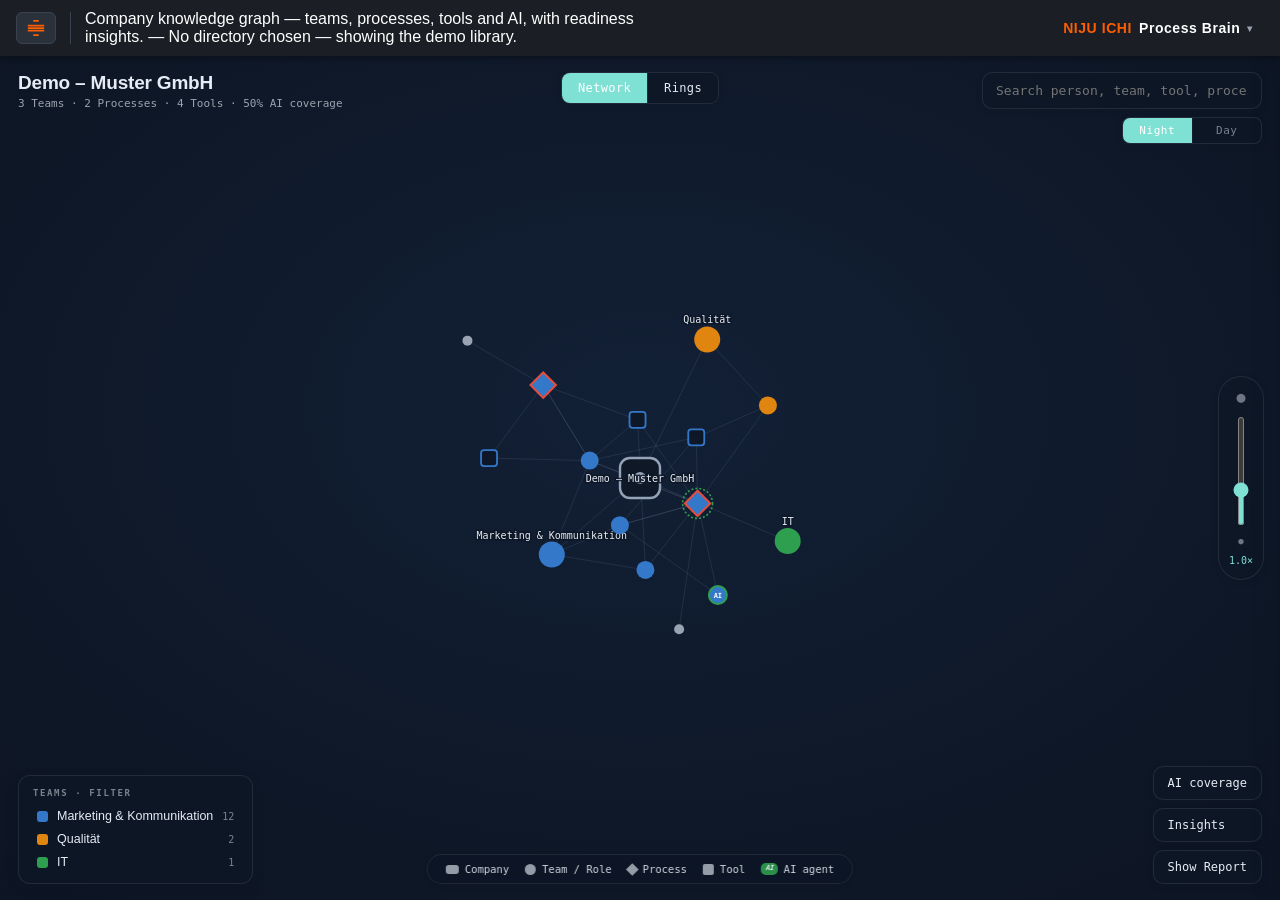
<file: niju-ichi/modules/process-brain/index.html>
<!DOCTYPE html>
<html lang="en">
<head>
<meta charset="UTF-8">
<meta name="viewport" content="width=device-width, initial-scale=1.0">
<title>NIJU ICHI Brain</title>
<link rel="stylesheet" href="../../shared/css/base.css">
<link rel="stylesheet" href="../../shared/css/brain.css">
<script src="../../shared/js/i18n.js"></script>
<script src="../../shared/lang/en.js"></script>
<script src="../../shared/lang/de.js"></script>
<script src="../../shared/lang/ja.js"></script>
<script src="../../shared/js/modules.js"></script>
<script src="../../shared/js/nav.js"></script>
<script src="../../shared/js/design.js"></script>
<script src="../../shared/design/swiss-modular.js"></script>
<script src="../../shared/design/teal-soft.js"></script>
<script src="../../shared/design/mono-slate.js"></script>
<script src="../../shared/design/strategy-editorial.js"></script>
<script src="../../shared/design/executive-dark.js"></script>
<script src="../../shared/js/config.js"></script>
<script src="../../shared/js/prozess.js"></script>
<script src="../../shared/js/library.js"></script>
<script src="../../shared/js/org.js"></script>
<script src="../../shared/js/wissen.js"></script>
<script src="../../shared/lib/d3.min.js"></script>
<script src="../../shared/js/brain.js"></script>
<script src="../../shared/js/demo-library.js"></script>
<style>
  html, body { margin: 0; height: 100vh; overflow: hidden; display: flex; flex-direction: column; font-family: var(--sans); color: var(--ink); }
</style>
</head>
<body>
  <div class="toolbar">
    <div class="menu-wrap">
      <button class="btn icon" id="btnMenu" data-i18n-aria="menu.aria" aria-label="Menu" aria-expanded="false">
        <svg class="sats-icon" viewBox="0 0 24 24" width="20" height="20" aria-hidden="true">
          <g stroke="currentColor" stroke-width="2.1" stroke-linecap="round">
            <line x1="9.5" y1="3.5" x2="14.5" y2="3.5"/><line x1="3" y1="9" x2="21" y2="9"/>
            <line x1="3" y1="12" x2="21" y2="12"/><line x1="3" y1="15" x2="21" y2="15"/>
            <line x1="9.5" y1="20.5" x2="14.5" y2="20.5"/>
          </g>
        </svg>
      </button>
      <div class="menu-dropdown" id="menuDropdown" hidden>
        <button class="menu-item" id="btnAbout" data-i18n="menu.about">About</button>
        <hr class="menu-sep">
        <button class="menu-item" id="btnDir" data-i18n="hub.chooseDir">Choose process directory…</button>
        <button class="menu-item" id="btnReport" data-i18n="brain.reportMenu">Export brain report (HTML)</button>
        <button class="menu-item" id="btnConfig" data-i18n="menu.config">Configuration</button>
      </div>
    </div>
    <input type="file" id="dirInput" webkitdirectory directory multiple style="display:none">
    <span class="tb-trenner"></span>
    <span class="tb-lab" id="brHint" data-i18n="brain.hint" style="max-width:560px"></span>
    <span class="spacer"></span>
    <div class="nav-wrap" id="navWrap"></div>
  </div>

  <div class="mod-app" id="brainApp">
    <div class="brain-host" id="brainHost"></div>
  </div>

  <div class="stage" id="cfgHost" hidden></div>

<script>
function t(k, v) { return NIJU.I18N.t(k, v); }
var ST = { model: { index: null, prozesse: {} }, api: null, brainMode: "force" };

/* ☰-menu */
var btnMenu = document.getElementById("btnMenu"), menuDropdown = document.getElementById("menuDropdown");
function closeMenu() { menuDropdown.hidden = true; btnMenu.setAttribute("aria-expanded", "false"); document.removeEventListener("click", outside); }
function outside(e) { if (!menuDropdown.contains(e.target) && e.target !== btnMenu) closeMenu(); }
btnMenu.addEventListener("click", function (e) { e.stopPropagation(); if (!menuDropdown.hidden) { closeMenu(); return; } menuDropdown.hidden = false; btnMenu.setAttribute("aria-expanded", "true"); setTimeout(function () { document.addEventListener("click", outside); }, 0); });

var brainApp = document.getElementById("brainApp");
var brainHost = document.getElementById("brainHost");
var cfgHost = document.getElementById("cfgHost");

function loadModel(prozesse, index) {
  var names = Object.keys(prozesse);
  ST.model.prozesse = prozesse;
  ST.model.index = NIJU.LIB.normalize(index, names);
  ST.model.index.organisation = NIJU.ORG.normalize(ST.model.index.organisation || {});
  ST.model.index.wissen = NIJU.WISSEN.normalize(ST.model.index.wissen || {});
  drawBrain();
}
function drawBrain() {
  ST.api = NIJU.BRAIN.render(brainHost, { index: ST.model.index, prozesse: ST.model.prozesse }, {
    mode: ST.brainMode,
    onMode: function (m) { ST.brainMode = m; }
  });
}

/* choose directory */
var dirInput = document.getElementById("dirInput");
document.getElementById("btnDir").addEventListener("click", function () { closeMenu(); dirInput.click(); });
dirInput.addEventListener("change", function (ev) {
  if (!ev.target.files || !ev.target.files.length) return;
  NIJU.LIB.fromFileList(ev.target.files).then(function (m) {
    if (!Object.keys(m.prozesse).length) { alert(t("msg.noTextFields")); return; }
    loadModel(m.prozesse, m.index);
    document.getElementById("brHint").textContent = t("lib.loaded", { n: Object.keys(m.prozesse).length });
  });
  ev.target.value = "";
});

/* export report */
document.getElementById("btnReport").addEventListener("click", function () {
  closeMenu();
  var g = NIJU.BRAIN.build(ST.model.index, ST.model.prozesse);
  NIJU.BRAIN.exportReport(g, NIJU.BRAIN.insights(g), ST.model.index);
});

/* About */
document.getElementById("btnAbout").addEventListener("click", function () {
  closeMenu();
  brainApp.hidden = true; cfgHost.hidden = false;
  NIJU.CONFIG.open(cfgHost, { aboutOnly: true, onClose: function () { cfgHost.hidden = true; cfgHost.innerHTML = ""; brainApp.hidden = false; } });
});

/* configuration (Brain consumes design, does not edit it) */
document.getElementById("btnConfig").addEventListener("click", function () {
  closeMenu();
  brainApp.hidden = true; cfgHost.hidden = false;
  NIJU.CONFIG.open(cfgHost, { onClose: function () { cfgHost.hidden = true; cfgHost.innerHTML = ""; brainApp.hidden = false; drawBrain(); } });
});

/* start */
NIJU.I18N.init();
NIJU.DESIGN.init();
NIJU.NAV.mount("navWrap", "brain");
(function () {
  var demo = JSON.parse(JSON.stringify(NIJU.DEMO));
  loadModel(demo.prozesse, demo.index);
  document.getElementById("brHint").textContent = t("brain.hint") + " — " + t("lib.noDir");
})();

NIJU.I18N.onChange(function () { drawBrain(); document.getElementById("brHint").textContent = t("brain.hint"); });
NIJU.DESIGN.onChange(function () { /* CSS vars update automatically; node fills use them on next render */ drawBrain(); });
</script>
</body>
</html>
</file>
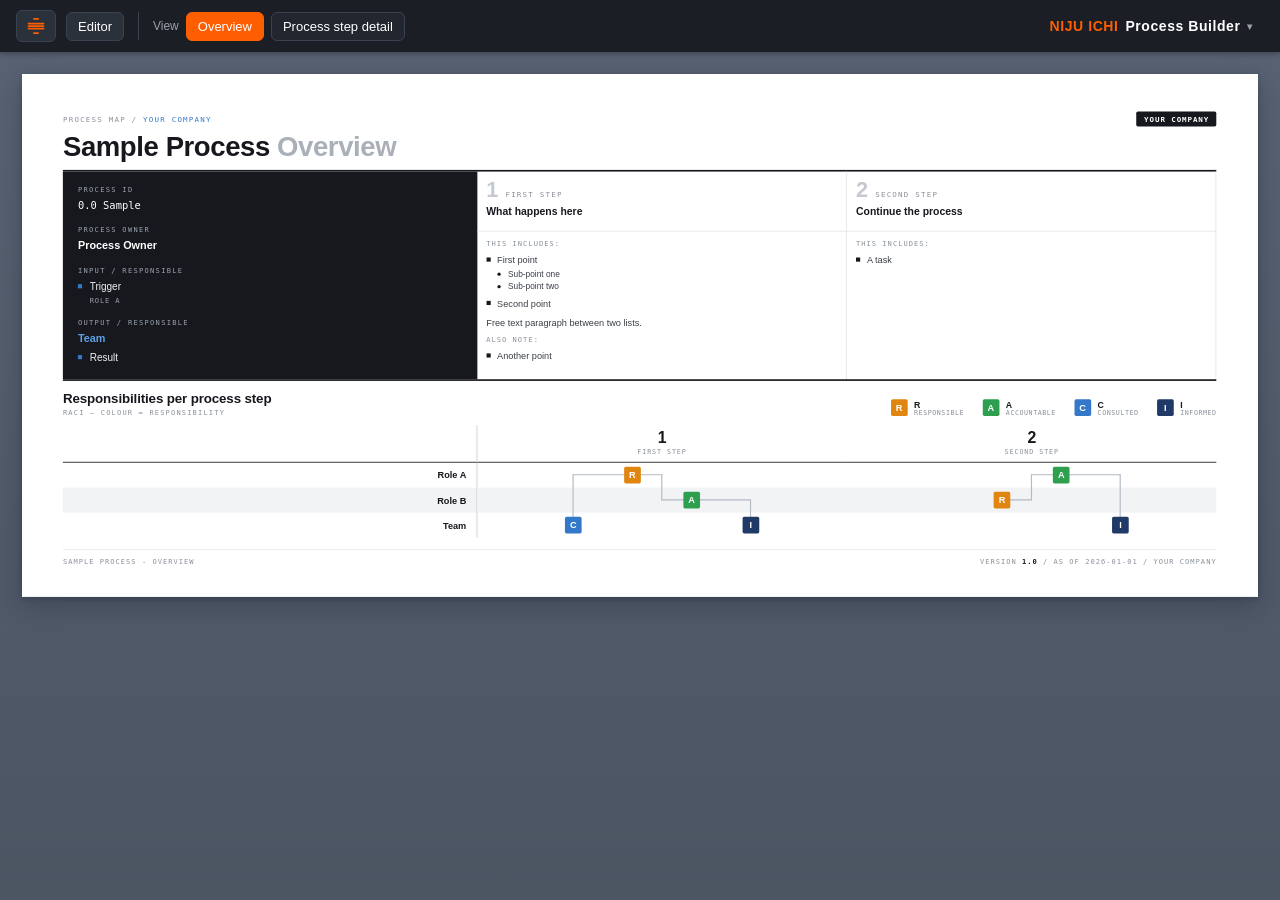
<file: niju-ichi/modules/process-builder/index.html>
<!DOCTYPE html>
<html lang="en">
<head>
<meta charset="UTF-8">
<meta name="viewport" content="width=device-width, initial-scale=1.0">
<title>NIJU ICHI Process Builder — RACI Process Overview</title>
<link rel="stylesheet" href="../../shared/css/base.css">
<script src="../../shared/js/i18n.js"></script>
<script src="../../shared/lang/en.js"></script>
<script src="../../shared/lang/de.js"></script>
<script src="../../shared/lang/ja.js"></script>
<script src="../../shared/js/modules.js"></script>
<script src="../../shared/js/nav.js"></script>
<script src="../../shared/js/design.js"></script>
<script src="../../shared/design/swiss-modular.js"></script>
<script src="../../shared/design/teal-soft.js"></script>
<script src="../../shared/design/mono-slate.js"></script>
<script src="../../shared/design/strategy-editorial.js"></script>
<script src="../../shared/design/executive-dark.js"></script>
<script src="../../shared/js/config.js"></script>
<script src="../../shared/js/prozess.js"></script>
<script src="../../shared/js/backup.js"></script>
<script src="../../shared/js/org.js"></script>
<style>
  /* ============================================================
     NIJU ICHI Process Builder — Layout "Swiss Modular"
     Komplett offline, kein Build-Schritt, keine externen Quellen.
     ============================================================ */

  :root {
    /* RACI-Badge-Farben (gemäß Vorlage) */
    --raci-R: #e0850f;   --raci-R-text: #ffffff;  /* orange  = Responsible */
    --raci-A: #2e9e4f;   --raci-A-text: #ffffff;  /* grün    = Accountable */
    --raci-C: #3479c9;   --raci-C-text: #ffffff;  /* blau    = Consulted   */
    --raci-I: #1f3a66;   --raci-I-text: #ffffff;  /* navy    = Informed    */

    --ink:        #16181d;   /* Headlines, Regeln, Chip, dunkle Seitenleiste */
    --paper:      #ffffff;
    --sidebar:    #16181d;   /* dunkle Meta-Seitenleiste */
    --muted:      #8b919b;   /* Mikro-Labels auf Weiß */
    --muted-dark: #9aa3b1;   /* Mikro-Labels auf Dunkel */
    --body:       #3a3f47;   /* Fließtext */
    --akzent:     #3479c9;   /* Akzentblau (Chip-Wort, Output-Owner, Bullets) */

    --rule:        #e3e6ea;  /* feine Linien (Spalten/Zeilen) */
    --rule-mid:    #c7ccd3;  /* Rollen-/Meta-Trenner */
    --rule-strong: #16181d;  /* schwere schwarze Trennregeln */
    --zebra:       #f1f3f5;
    --num-soft:    #c4c9d0;  /* große, dezente Schrittnummer (Prozessbereich) */
    --verbinder:   #b3bbc5;  /* RACI-Verbinderlinien */

    --mono: ui-monospace, "SF Mono", "Roboto Mono", Menlo, Consolas, monospace;
    --sans: "Helvetica Neue", Helvetica, Arial, "Segoe UI", sans-serif;

    /* UI-Akzent (Chrome): aktive Buttons, SATS-Menü, NIJU-ICHI-Schriftzug.
       Marken-Orange aus der Startgrafik — getrennt vom RACI-„R"-Badge. */
    --ui-akzent: #fd5e02;  --ui-akzent-text: #ffffff;
  }

  * { box-sizing: border-box; }

  html, body {
    margin: 0; padding: 0;
    color: var(--ink);
    font-family: var(--sans);
    font-size: 14px;
    -webkit-font-smoothing: antialiased;
    text-rendering: optimizeLegibility;
  }
  body {
    height: 100vh; overflow: hidden;
    display: flex; flex-direction: column;
  }
  /* Arbeitsbereich: optionales Editor-Panel links, Vorschau rechts */
  .app { flex: 1; display: flex; min-height: 0; }

  /* ---------- Werkzeugleiste (nur Bildschirm) ---------- */
  .toolbar {
    position: sticky; top: 0; z-index: 50;
    display: flex; align-items: center; gap: 10px; flex-wrap: wrap;
    padding: 10px 16px; background: #1b1f25; color: #fff;
    box-shadow: 0 2px 6px rgba(0,0,0,.3);
  }
  .toolbar .spacer { flex: 1; }
  .btn {
    appearance: none; border: 1px solid #3a4250; background: #2a313b; color: #fff;
    padding: 6px 11px; border-radius: 6px; cursor: pointer; font-size: 13px; font-family: inherit;
    white-space: nowrap;
  }
  .btn:hover { background: #353d48; }
  /* Aktiver/hervorgehobener Button = Marken-Orange (UI-Akzent) */
  .btn.primary { background: var(--ui-akzent); border-color: var(--ui-akzent); }
  .btn.primary:hover { filter: brightness(1.08); }
  .toolbar .marke { font-size: 14px; font-weight: 700; letter-spacing: .04em; color: #fff; white-space: nowrap; }
  .toolbar .marke-akz { color: var(--ui-akzent); }

  /* Hamburger-Menü oben links */
  .menu-wrap { position: relative; display: flex; }
  .btn.icon { padding: 5px 9px; line-height: 0; color: var(--ui-akzent); }
  .sats-icon { display: block; }
  .menu-dropdown {
    position: absolute; top: calc(100% + 6px); left: 0; z-index: 60;
    background: #2a313b; border: 1px solid #3a4250; border-radius: 8px;
    box-shadow: 0 8px 24px rgba(0,0,0,.4); padding: 6px; min-width: 170px;
    display: flex; flex-direction: column; gap: 3px;
  }
  .menu-dropdown[hidden] { display: none; }
  .menu-item {
    appearance: none; text-align: left; background: transparent; border: 0; color: #fff;
    padding: 8px 11px; border-radius: 6px; cursor: pointer; font-size: 13px; font-family: inherit;
  }
  .menu-item:hover { background: #353d48; }
  /* Untermenüs (Flyout nach rechts) */
  .menu-sub { position: relative; display: flex; flex-direction: column; }
  .menu-item.has-sub { display: flex; align-items: center; justify-content: space-between; gap: 12px; }
  .menu-item.has-sub::after { content: "▸"; font-size: 11px; color: #9aa1ad; }
  .submenu {
    position: absolute; left: 100%; top: -6px; z-index: 70;
    background: #2a313b; border: 1px solid #3a4250; border-radius: 8px;
    box-shadow: 0 8px 24px rgba(0,0,0,.4); padding: 6px; min-width: 150px;
    display: none; flex-direction: column; gap: 3px;
  }
  .menu-sub:hover > .submenu, .menu-sub.auf > .submenu { display: flex; }

  /* Ansichts-Navigation + Schritt-Dropdown */
  .tb-trenner { width: 1px; align-self: stretch; background: #3a4250; margin: 2px 4px; }
  .tb-nav { display: flex; align-items: center; gap: 7px; }
  .tb-lab { font-size: 12px; color: #9aa1ad; white-space: nowrap; }
  .btn.seg { background: #22272f; }
  .btn.seg.aktiv { background: var(--ui-akzent); border-color: var(--ui-akzent); }
  .toolbar select {
    appearance: none; background: #2a313b; color: #fff; border: 1px solid #3a4250;
    border-radius: 6px; padding: 6px 10px; font-size: 13px; font-family: inherit; max-width: 230px;
  }
  .toolbar select:disabled { opacity: .4; cursor: default; }

  /* ---------- Bühne / Blatt ---------- */
  .buehne {
    flex: 1; min-width: 0;
    padding: 22px; overflow: auto;
    background: linear-gradient(180deg,#586272 0%,#4c5562 100%);
  }

  /* Skalierungs-Hülle: nimmt die *skalierte* Größe ein (per JS gesetzt),
     zentriert das Blatt und vermeidet Layout-Überlauf. */
  .blatt-wrap { position: relative; margin: 0 auto; }

  /* A3 quer; Inhalt oben ausgerichtet, viel Weißraum (Swiss-Stil).
     Bildschirm-Skalierung über transform:scale (browserstabil, skaliert
     das SVG der Verbinder 1:1 mit) statt des nicht-standardisierten zoom. */
  .blatt {
    background: var(--paper);
    width: 392mm;
    min-height: 120mm;
    position: absolute; top: 0; left: 0;
    padding: 12mm 13mm 10mm;
    box-shadow: 0 10px 30px rgba(15,23,42,.28), 0 2px 6px rgba(15,23,42,.18);
    display: flex; flex-direction: column;
    transform-origin: top left;
  }

  /* SVG-Ebene mit den RACI-Verbindern (über den Feldern, unter den Badges). */
  #verbinder {
    position: absolute; inset: 0; width: 100%; height: 100%;
    z-index: 1; pointer-events: none; overflow: visible;
  }
  #verbinder line {
    stroke: var(--verbinder); stroke-width: 1.4; stroke-linecap: round;
    vector-effect: non-scaling-stroke;
  }

  /* ---------- Eyebrow / Top-Strip ---------- */
  .topbar {
    display: flex; align-items: center; justify-content: space-between;
    font-family: var(--mono);
    font-size: 9px; letter-spacing: .16em; text-transform: uppercase;
    color: var(--muted);
    padding-bottom: 7px;
    position: relative;  /* Anker für absolut positioniertes Firma-Logo */
  }
  .topbar .ak { color: var(--akzent); }
  .topbar .tb-r { display: flex; align-items: center; gap: 14px; }
  .topbar .vinfo b { color: var(--ink); font-weight: 700; }
  .topbar .chip {
    background: var(--sidebar); color: #fff; font-weight: 700;
    letter-spacing: .12em; padding: 4px 9px; border-radius: 2px;
  }

  /* ---------- Titel ---------- */
  .titel { border-bottom: 2.5px solid var(--ink); padding-bottom: 10px; margin-bottom: 0; }
  .titel h1 { margin: 0; font-size: 33px; font-weight: 800; letter-spacing: -.015em; line-height: 1.04; }
  .titel .t1 { color: var(--ink); }
  .titel .t2 { color: #aab0b8; font-weight: 700; }

  /* ============================================================
     Haupt-Raster
     ============================================================ */
  .raster { display: grid; }  /* Spalten per JS */

  .zelle { padding: 9px 11px; overflow-wrap: anywhere; }

  /* ----- dunkle Meta-Seitenleiste -----
     Ein durchgehendes Panel über beide Bänder (grid-row 1/3).
     Die vier Gruppen (ID, Owner, Input, Output) werden über die volle
     Höhe verteilt -> kein Leerraum am unteren Ende, gleichmäßiger Rhythmus. */
  .meta {
    background: var(--sidebar); color: #fff;
    padding: 17px 18px;
    display: flex; flex-direction: column;
    justify-content: space-between; gap: 16px;
  }
  .mgroup { display: block; }
  .mlabel {
    font-family: var(--mono);
    font-size: 8.5px; letter-spacing: .18em; text-transform: uppercase;
    color: var(--muted-dark); margin: 0 0 5px;
  }
  .mval-id { font-family: var(--mono); font-size: 12.5px; color: #fff; line-height: 1.4; }
  .mval { font-size: 13px; font-weight: 700; color: #fff; line-height: 1.35; }
  .mval.akzent { color: #5fa0e6; margin-bottom: 6px; }

  ul.mliste { list-style: none; margin: 0; padding: 0; }
  ul.mliste > li { position: relative; padding-left: 14px; margin-bottom: 9px; }
  ul.mliste > li:last-child { margin-bottom: 0; }
  ul.mliste > li::before {
    content: ""; position: absolute; left: 0; top: .46em;
    width: 5px; height: 5px; background: var(--akzent);
  }
  ul.mliste .mtext { font-size: 12px; color: #eef1f5; line-height: 1.4; }
  ul.mliste .mtag {
    display: block; font-family: var(--mono); font-size: 8.5px;
    letter-spacing: .12em; text-transform: uppercase; color: var(--muted-dark); margin-top: 3px;
  }

  /* ----- Schritt-Kopf ----- */
  .schritt-kopf {
    border-right: 1px solid var(--rule);
    border-bottom: 1px solid var(--rule);
    padding-bottom: 9px;
  }
  .sk-top { display: flex; align-items: baseline; gap: 9px; }
  .sk-num { font-size: 26px; font-weight: 800; color: var(--num-soft); line-height: 1; letter-spacing: -.02em; }
  .sk-lab { font-family: var(--mono); font-size: 9px; letter-spacing: .16em; text-transform: uppercase; color: var(--muted); }
  .sk-sub { margin-top: 6px; font-size: 12.5px; font-weight: 700; color: var(--ink); line-height: 1.22; }

  /* ----- Schritt-Inhalt ----- */
  .schritt-inhalt { border-right: 1px solid var(--rule); }
  .si-lab {
    font-family: var(--mono); font-size: 8.5px; letter-spacing: .14em;
    text-transform: uppercase; color: var(--muted); margin-bottom: 6px;
  }
  ul.liste { list-style: none; margin: 0; padding: 0; }
  ul.liste > li { position: relative; padding-left: 13px; margin-bottom: 5px; }
  ul.liste > li::before {
    content: ""; position: absolute; left: 0; top: .42em;
    width: 5px; height: 5px; background: var(--ink);
  }
  ul.liste > li > .txt { font-size: 11px; color: var(--body); line-height: 1.32; }
  ul.liste ul { list-style: none; margin: 3px 0 0; padding: 0; }
  ul.liste ul li { position: relative; padding-left: 13px; margin-bottom: 2px; }
  ul.liste ul li::before {
    content: ""; position: absolute; left: 0; top: .45em;
    width: 4px; height: 4px; border-radius: 50%; background: var(--ink);
  }
  ul.liste ul li { font-size: 10px; color: var(--body); line-height: 1.3; }
  /* Block-Folge im Schritt (Phase B): Abstand zwischen Blöcken + freier Textabsatz */
  .si-block + .si-block { margin-top: 8px; }
  .si-absatz { font-size: 11px; color: var(--body); line-height: 1.32; }
  .si-heading { font-size: 11.5px; font-weight: 700; color: var(--ink); line-height: 1.3; }

  /* ============================================================
     RACI-Bereich
     ============================================================ */
  .raci-head {
    grid-column: 1 / -1;
    border-top: 2.5px solid var(--ink);
    padding: 12px 0 10px;
    display: flex; align-items: flex-end; justify-content: space-between; gap: 24px;
  }
  .rh-titel { font-size: 16px; font-weight: 800; color: var(--ink); letter-spacing: -.01em; }
  .rh-sub {
    display: block; margin-top: 3px;
    font-family: var(--mono); font-size: 8.5px; letter-spacing: .16em;
    text-transform: uppercase; color: var(--muted); font-weight: 400;
  }
  .legende { display: flex; gap: 22px; flex-wrap: wrap; }
  .legende .leg-item { display: flex; align-items: center; gap: 8px; }
  .legende .leg-txt { display: flex; flex-direction: column; line-height: 1.15; }
  .legende .leg-txt b { font-size: 10.5px; font-weight: 700; color: var(--ink); }
  .legende .leg-txt i {
    font-family: var(--mono); font-style: normal; font-size: 8px;
    letter-spacing: .08em; text-transform: uppercase; color: var(--muted);
  }

  /* RACI-Spaltenkopf (00–04 schwarz) */
  .raci-num {
    text-align: center; padding: 6px 4px 7px;
    border-bottom: 1.5px solid var(--ink);
  }
  .rn-num { display: block; font-size: 19px; font-weight: 800; color: var(--ink); line-height: 1; letter-spacing: -.02em; }
  .rn-lab { display: block; margin-top: 3px; font-family: var(--mono); font-size: 8px; letter-spacing: .14em; text-transform: uppercase; color: var(--muted); }
  .raci-corner { border-bottom: 1.5px solid var(--ink); border-right: 1px solid var(--rule-mid); }

  /* Rollen-Spalte + Matrix-Zellen */
  .raci-rolle {
    display: flex; align-items: center; justify-content: flex-end; text-align: right;
    font-size: 11px; font-weight: 700; color: var(--ink);
    padding: 0 12px; border-right: 1px solid var(--rule-mid);
  }
  .raci-zelle { position: relative; min-height: 30px; padding: 0; }
  .rrow-1 .raci-zelle, .raci-zelle.rrow-1 { background: var(--zebra); }
  .rrow-1.raci-rolle { background: var(--zebra); }

  /* Badges (quadratisch, flach) */
  .badge {
    display: inline-flex; align-items: center; justify-content: center;
    width: 20px; height: 20px; border-radius: 2px;
    font-size: 11px; font-weight: 700; line-height: 1;
  }
  .raci-zelle .badge { position: absolute; top: 50%; transform: translate(-50%, -50%); z-index: 3; }
  .raci-zelle .slot-C { left: 26%; }
  .raci-zelle .slot-R { left: 42%; }
  .raci-zelle .slot-A { left: 58%; }
  .raci-zelle .slot-I { left: 74%; }
  .badge-R { background: var(--raci-R); color: var(--raci-R-text); }
  .badge-A { background: var(--raci-A); color: var(--raci-A-text); }
  .badge-C { background: var(--raci-C); color: var(--raci-C-text); }
  .badge-I { background: var(--raci-I); color: var(--raci-I-text); }

  /* ---------- Fuß ---------- */
  .footer {
    margin-top: 14px; padding-top: 8px; border-top: 1px solid var(--rule);
    display: flex; align-items: center; justify-content: space-between; gap: 16px;
    font-family: var(--mono); font-size: 8.5px; letter-spacing: .14em;
    text-transform: uppercase; color: var(--muted);
  }
  .footer b { color: var(--ink); font-weight: 700; }

  .leer-hinweis { text-align: center; color: var(--muted); padding: 60px 20px; font-size: 15px; }

  /* ============================================================
     Editor-Panel (nur Bildschirm)
     ============================================================ */
  .editor {
    flex: 0 0 440px; width: 440px; overflow-y: auto;
    background: #eef1f4; border-right: 1px solid #cfd5dc;
    color: var(--ink); font-size: 13px;
    /* Editor-Formular ist Bedienoberfläche auf hellem Grund: Standard-Ink
       beibehalten, auch wenn ein dunkles Design --ink global auf hell setzt
       (das Blatt #blatt liegt außerhalb von .editor und folgt dem Design). */
    --ink: #16181d;
  }
  .editor[hidden] { display: none; }
  body.bearbeiten .btn#btnBearbeiten { background: var(--ui-akzent); border-color: var(--ui-akzent); }

  .ed-inner { padding: 14px 16px 60px; }
  .ed-section { margin-bottom: 18px; border: 1px solid #d6dbe1; border-radius: 8px; background: #fff; overflow: hidden; }
  .ed-h {
    margin: 0; padding: 9px 12px; cursor: pointer;
    font-size: 11px; letter-spacing: .1em; text-transform: uppercase; font-weight: 700;
    color: #fff; background: var(--sidebar);
    display: flex; align-items: center; justify-content: space-between;
  }
  .ed-h .pfeil { transition: transform .15s; font-size: 10px; }
  .ed-section.zu .pfeil { transform: rotate(-90deg); }
  .ed-section.zu .ed-body { display: none; }
  .ed-body { padding: 12px; }

  /* Phase 11 — content language toggle bar */
  .ed-lang-bar { display: flex; align-items: center; gap: 6px; padding: 6px 0 10px; border-bottom: 1px solid #e5e7ea; margin-bottom: 12px; }
  .ed-lang-label { font-size: 11px; color: var(--muted); letter-spacing: .05em; text-transform: uppercase; }
  .ed-lang-btn { padding: 3px 10px; border-radius: 12px; border: 1px solid #c7ccd3; background: #fff; font-size: 12px; cursor: pointer; }
  .ed-lang-btn.an { background: var(--akzent); color: #fff; border-color: var(--akzent); }
  /* stale-translation indicator on field labels */
  .ed-field.i18n-stale > label { color: #b45309; }
  .stale-ind { font-size: 9px; text-transform: uppercase; letter-spacing: .06em; background: #fef3c7; color: #92400e; border-radius: 3px; padding: 1px 4px; margin-left: 4px; vertical-align: middle; }

  .ed-field { margin-bottom: 10px; }
  .ed-field:last-child { margin-bottom: 0; }
  .ed-field > label {
    display: block; margin-bottom: 3px;
    font-size: 10px; letter-spacing: .08em; text-transform: uppercase; color: var(--muted);
  }
  .ed-field input[type=text], .ed-field textarea {
    width: 100%; padding: 6px 8px; border: 1px solid #c7ccd3; border-radius: 5px;
    font-family: inherit; font-size: 13px; color: var(--ink); background: #fff;
  }
  .ed-field input:focus, .ed-field textarea:focus, .ed-select:focus { outline: none; border-color: var(--akzent); }
  .ed-field textarea { resize: vertical; min-height: 34px; line-height: 1.35; }
  .ed-select {
    width: 100%; padding: 6px 8px; border: 1px solid #c7ccd3; border-radius: 5px;
    font-family: inherit; font-size: 13px; color: var(--ink); background: #fff;
  }
  .ed-check { display: flex; align-items: center; gap: 7px; font-size: 11px; color: var(--muted); margin: 4px 0 8px; cursor: pointer; }
  .ed-file { width: 100%; font-size: 12px; }
  .logo-vorschau { display: flex; align-items: center; gap: 12px; margin-top: 8px; }
  .logo-vorschau img { max-height: 44px; max-width: 150px; border: 1px solid #d6dbe1; border-radius: 4px; background: #fff; padding: 3px; object-fit: contain; }

  /* Firma-Logo oben rechts in der Kopfzeile (Blatt)
     Absolut positioniert → nimmt keinen Platz im Flex-Flow ein, das Seiten-Layout
     (Titel, Raster usw.) wird nicht verschoben.
     - right:0 → bündig mit der rechten Inhaltskante.
     - Höhe bewusst kleiner als die Kopfzeile; per top-Offset so platziert, dass die
       UNTERKANTE des Logos mit der Unterkante des Titels (h1) fluchtet, ohne darüber
       hinauszuragen. Übersicht: Titelunterkante liegt 60 px unter der Topbar-Oberkante
       → top:16 + height:44 = 60. Detail: 55 px → top:15 + height:40 = 55.
     - object-fit:contain + object-position:right top → nicht-quadratische Logos werden
       ohne Verzerrung oben/rechts ausgerichtet (Rest-Weißraum fällt nach unten/links). */
  .topbar .firma-logo {
    position: absolute; right: 0; top: 16px;
    height: 44px; width: 44px;
    display: block; object-fit: contain; object-position: right top;
  }
  .blatt.detail .topbar .firma-logo { top: 15px; height: 40px; width: 40px; }

  /* ============================================================
     draw.io-Import — Bestätigungs-Dialog (nur Bildschirm)
     ============================================================ */
  .import-overlay {
    position: fixed; inset: 0; z-index: 300; background: rgba(20,24,30,.55);
    display: flex; align-items: center; justify-content: center; padding: 24px;
  }
  .import-overlay[hidden] { display: none; }
  .import-dialog {
    background: #fff; border-radius: 12px; width: min(960px, 94vw); max-height: 88vh;
    display: flex; flex-direction: column; box-shadow: 0 20px 60px rgba(0,0,0,.4); color: var(--ink);
  }
  .import-kopf { padding: 16px 22px; border-bottom: 1px solid var(--rule); }
  .import-kopf h2 { margin: 0; font-size: 18px; font-weight: 800; }
  .import-kopf p { margin: 6px 0 0; font-size: 12.5px; color: var(--muted); line-height: 1.4; }
  .import-body { padding: 6px 22px 12px; overflow: auto; }
  .import-tabelle { width: 100%; border-collapse: collapse; font-size: 12.5px; }
  .import-tabelle th {
    text-align: left; position: sticky; top: 0; background: #fff; z-index: 1;
    font-size: 10px; letter-spacing: .08em; text-transform: uppercase; color: var(--muted);
    padding: 8px 8px; border-bottom: 1.5px solid var(--ink);
  }
  .import-tabelle td { border-bottom: 1px solid var(--rule); padding: 6px 8px; vertical-align: middle; }
  .import-tabelle td.pos { font-family: var(--mono); font-size: 11px; color: var(--muted); white-space: nowrap; }
  .import-tabelle td.txt { max-width: 360px; overflow-wrap: anywhere; }
  .import-tabelle tr.ist-raci td.txt { font-weight: 700; }
  .import-fuss { padding: 14px 22px; border-top: 1px solid var(--rule); display: flex; align-items: center; gap: 10px; }
  .import-fuss .summe { flex: 1; font-size: 12px; color: var(--muted); }
  .import-fuss .btn-akt {
    appearance: none; border: 1px solid var(--ui-akzent); background: var(--ui-akzent); color: #fff;
    padding: 8px 16px; border-radius: 6px; cursor: pointer; font-size: 13px; font-weight: 700; font-family: inherit;
  }
  .import-fuss .btn-akt:hover { filter: brightness(1.08); }
  .import-fuss .btn-sek {
    appearance: none; border: 1px solid #c7ccd3; background: #f5f7f9; color: var(--ink);
    padding: 8px 16px; border-radius: 6px; cursor: pointer; font-size: 13px; font-family: inherit;
  }
  .import-fuss .btn-sek:hover { background: #e7ebef; }

  /* HTML-Stapel-Auswahl (Liste mit Checkboxen) */
  .batch-liste { max-height: 46vh; overflow: auto; border: 1px solid var(--rule); border-radius: 7px; }
  .batch-row {
    display: flex; align-items: center; gap: 11px; padding: 9px 12px; cursor: pointer;
    border-bottom: 1px solid var(--rule);
  }
  .batch-row:last-child { border-bottom: 0; }
  .batch-row:hover { background: #f5f7f9; }
  .batch-row input[type=checkbox] { width: 16px; height: 16px; flex: none; }
  .batch-txt { min-width: 0; }
  .batch-titel { font-size: 13px; font-weight: 700; color: var(--ink); line-height: 1.25; overflow: hidden; text-overflow: ellipsis; white-space: nowrap; }
  .batch-datei { font-family: var(--mono); font-size: 10.5px; color: var(--muted); margin-top: 1px; overflow: hidden; text-overflow: ellipsis; white-space: nowrap; }

  .ed-row { display: flex; gap: 6px; align-items: flex-start; margin-bottom: 6px; }
  .ed-row .grow { flex: 1; min-width: 0; }
  .ed-2col { display: flex; gap: 8px; }
  .ed-2col > * { flex: 1; }

  .mini {
    appearance: none; border: 1px solid #c7ccd3; background: #f5f7f9; color: var(--ink);
    border-radius: 5px; cursor: pointer; font-size: 12px; font-family: inherit;
    padding: 5px 9px; line-height: 1; white-space: nowrap;
  }
  .mini:hover { background: #e7ebef; }
  .mini.del { color: #b3261e; border-color: #e3b9b5; background: #fbeeed; }
  .mini.del:hover { background: #f6dedb; }
  .mini.add { color: var(--akzent); border-color: #b8d0ec; background: #eef5fc; font-weight: 600; }
  .mini.add:hover { background: #e0edfa; }
  .mini:disabled { opacity: .35; cursor: default; }

  .ed-item { border: 1px solid #dfe3e8; border-radius: 7px; padding: 10px; margin-bottom: 10px; background: #fafbfc; }
  .ed-item-kopf { display: flex; align-items: center; justify-content: space-between; margin-bottom: 8px; }
  .ed-item-kopf .titel { font-size: 11px; font-weight: 700; letter-spacing: .06em; text-transform: uppercase; color: var(--akzent); }
  .ed-item-kopf .werkz { display: flex; gap: 4px; }

  .ed-punkt { border-left: 2px solid #d6dbe1; padding-left: 8px; margin-bottom: 8px; }
  .ed-unter { margin: 4px 0 0 10px; }
  .ed-unter .ed-row input, .ed-unter .ed-row textarea { font-size: 12px; }
  .ed-hint { font-size: 11px; color: var(--muted); margin: 2px 0 8px; }

  /* ============================================================
     Editor redesign — icon buttons, hover-reveal, block headers,
     popover menus, segment toggle. Themed via the design variables.
     ============================================================ */
  .ic { width: 16px; height: 16px; display: inline-block; flex: none; pointer-events: none; }

  /* 28x28 icon button: transparent, muted → ink on hover (per spec §5.3). */
  .ed-iconbtn {
    appearance: none; border: 0; background: transparent; color: var(--muted);
    width: 28px; height: 28px; padding: 0; border-radius: 6px; cursor: pointer;
    display: inline-flex; align-items: center; justify-content: center;
    transition: background .12s, color .12s, opacity .12s;
  }
  .ed-iconbtn:hover { background: var(--zebra); color: var(--ink); }
  .ed-iconbtn:focus-visible { outline: 2px solid var(--akzent); outline-offset: 1px; color: var(--ink); }
  .ed-iconbtn:disabled { opacity: .3 !important; cursor: default; pointer-events: none; }
  .ed-tools { display: inline-flex; align-items: center; gap: 1px; flex: none; }

  /* Hover-Reveal: Griff + Aktionen erst bei :hover ODER :focus-within sichtbar
     (Tastatur-Nutzer!). Im Ruhezustand unsichtbar und nicht klickbar. */
  .ed-row .ed-reveal, .ed-item-kopf .ed-reveal, .ed-block-h .ed-reveal {
    opacity: 0; pointer-events: none;
  }
  .ed-row:hover .ed-reveal, .ed-row:focus-within .ed-reveal,
  .ed-item-kopf:hover .ed-reveal, .ed-item-kopf:focus-within .ed-reveal,
  .ed-block-h:hover .ed-reveal, .ed-block-h:focus-within .ed-reveal,
  .ed-block:focus-within > .ed-block-h .ed-reveal {
    opacity: 1; pointer-events: auto;
  }

  /* Drag-Griff */
  .ed-grip { cursor: grab; color: var(--muted); }
  .ed-grip:active { cursor: grabbing; }
  .ed-row.ed-dragging, .ed-block.ed-dragging { opacity: .45; }
  .ed-drop-before { box-shadow: inset 0 2px 0 0 var(--akzent); }
  .ed-drop-after  { box-shadow: inset 0 -2px 0 0 var(--akzent); }

  /* Inhaltsblock mit Header-Streifen (Absatz / Liste / Zwischenüberschrift) */
  .ed-block { border: 1px solid var(--rule); border-radius: 8px; background: var(--paper); margin-bottom: 8px; }
  .ed-block-h { display: flex; align-items: center; gap: 5px; padding: 4px 5px 4px 2px; }
  .ed-chev { color: var(--muted); }
  .ed-typebadge {
    font-family: var(--mono); font-size: 8.5px; letter-spacing: .1em; text-transform: uppercase;
    color: var(--muted); background: var(--zebra); border-radius: 4px; padding: 2px 6px; flex: none;
  }
  .ed-block-sum { flex: 1; min-width: 0; font-size: 11.5px; color: var(--muted);
    overflow: hidden; text-overflow: ellipsis; white-space: nowrap; }
  .ed-block-body { padding: 4px 8px 9px; }
  .ed-block.zu .ed-block-body { display: none; }
  .ed-block.zu .ed-block-sum { display: block; }
  .ed-block:not(.zu) .ed-block-sum { visibility: hidden; }

  /* Popover-Menü (⋯ Overflow, + Block) — einfaches positioniertes div, kein Framework */
  .ed-pop {
    position: absolute; z-index: 60; min-width: 168px; padding: 4px;
    background: var(--paper); border: 1px solid var(--rule); border-radius: 8px;
    box-shadow: 0 10px 28px rgba(15,23,42,.22);
  }
  .ed-pop button {
    display: flex; align-items: center; gap: 9px; width: 100%; text-align: left;
    appearance: none; border: 0; background: transparent; color: var(--ink);
    font-family: inherit; font-size: 12.5px; padding: 7px 9px; border-radius: 5px; cursor: pointer;
  }
  .ed-pop button .ic { color: var(--muted); }
  .ed-pop button:hover { background: var(--zebra); }
  .ed-pop hr { border: 0; border-top: 1px solid var(--rule); margin: 4px 2px; }

  /* Phase 10 — inline {…} function-reference autocomplete popup */
  .ref-pop {
    position: fixed; z-index: 70; max-width: 360px; padding: 4px;
    background: var(--paper); border: 1px solid var(--rule); border-radius: 8px;
    box-shadow: 0 10px 28px rgba(15,23,42,.22);
  }
  .ref-pop-head {
    font-size: 10.5px; letter-spacing: .04em; text-transform: uppercase;
    color: var(--muted); padding: 5px 8px 4px;
  }
  .ref-pop-item {
    display: flex; align-items: center; justify-content: space-between; gap: 12px;
    width: 100%; text-align: left; appearance: none; border: 0; background: transparent;
    color: var(--ink); font-family: inherit; font-size: 12.5px; padding: 6px 9px;
    border-radius: 5px; cursor: pointer;
  }
  .ref-pop-item.an, .ref-pop-item:hover { background: var(--zebra); }
  .ref-pop-name { font-weight: 600; }
  .ref-pop-typ {
    font-size: 9.5px; letter-spacing: .05em; text-transform: uppercase;
    color: var(--muted); flex: none;
  }

  /* Segment-Toggle (2 Spalten | 1) */
  .ed-seg { display: inline-flex; border: 1px solid var(--rule); border-radius: 6px; overflow: hidden; flex: none; }
  .ed-seg button {
    appearance: none; border: 0; background: transparent; color: var(--muted);
    font-family: inherit; font-size: 10.5px; letter-spacing: .02em; padding: 3px 8px; cursor: pointer;
  }
  .ed-seg button + button { border-left: 1px solid var(--rule); }
  .ed-seg button.an { background: var(--akzent); color: #fff; }

  /* Dezente Ghost-Aktion am Listenende / „+ Block hinzufügen" */
  .ed-ghost {
    appearance: none; width: 100%; text-align: left; cursor: pointer;
    border: 1px dashed var(--rule-strong, var(--rule)); border-radius: 6px; background: transparent;
    color: var(--muted); font-family: inherit; font-size: 12px; padding: 7px 10px;
    display: inline-flex; align-items: center; gap: 8px; transition: color .12s, border-color .12s;
  }
  .ed-ghost:hover { color: var(--akzent); border-color: var(--akzent); }
  .ed-ghost .kbd { margin-left: auto; font-family: var(--mono); font-size: 9.5px; color: var(--muted); }

  /* Auto-grow Textarea (Absatz + Listenpunkte, U1): Höhe = Inhalt, kein Resize-Griff.
     Explizite Schrift/Rahmen, damit die Textareas wie die übrigen Editor-Felder
     aussehen (Browser-Default für textarea wäre Monospace). */
  textarea.ed-grow {
    overflow: hidden; resize: none; width: 100%; display: block;
    font-family: inherit; font-size: 13px; color: var(--ink);
    border: 1px solid #c7ccd3; border-radius: 5px; background: #fff;
    padding: 6px 8px; line-height: 1.35;
  }
  textarea.ed-grow:focus { outline: none; border-color: var(--akzent); }

  /* Listenpunkt-Zeilen im Block-Body + eingerückte Unterpunkte (max. 2 Ebenen).
     flex-start (U1): point fields are autoGrow textareas now and may wrap to several
     lines — the hover tools sit at the top edge instead of vertically centred. */
  .ed-row { align-items: flex-start; }
  .ed-sub { margin-left: 22px; }
  .ed-block-body .ed-row, .ed-item .ed-row { margin-bottom: 4px; }
  .ed-block-body .ed-ghost, .ed-item .ed-ghost { margin-top: 2px; }

  /* RACI im Blatt anklickbar machen */
  .blatt.bearbeiten .raci-zelle.editierbar {
    cursor: pointer; box-shadow: inset 0 0 0 1px transparent;
  }
  .blatt.bearbeiten .raci-zelle.editierbar:hover { background: #eaf2fc; box-shadow: inset 0 0 0 1px var(--akzent); }

  /* RACI-Popover */
  .raci-menu {
    position: fixed; z-index: 200; background: #fff; border: 1px solid #c7ccd3;
    border-radius: 8px; box-shadow: 0 8px 24px rgba(15,23,42,.22); padding: 8px;
    display: flex; gap: 6px;
  }
  .raci-menu .rm-btn {
    width: 34px; height: 34px; border-radius: 6px; border: 2px solid transparent;
    cursor: pointer; font-weight: 700; font-size: 13px; color: #fff; opacity: .32;
    font-family: inherit; transition: opacity .1s;
  }
  .raci-menu .rm-btn:hover { opacity: .7; }
  .raci-menu .rm-btn.an { opacity: 1; border-color: var(--ink); }
  .raci-menu .rm-R { background: var(--raci-R); }
  .raci-menu .rm-A { background: var(--raci-A); }
  .raci-menu .rm-C { background: var(--raci-C); }
  .raci-menu .rm-I { background: var(--raci-I); }

  /* ============================================================
     Detailseite (A4 quer) — alles unter .blatt.detail gescoped,
     damit es nicht mit dem Übersichts-Layout kollidiert.
     ============================================================ */
  .blatt.detail {
    /* +25% sheet width (281mm → 351mm). The extra width goes ENTIRELY into the
       right (text) column: the left column (RACI matrix + legend), the vertical
       divider and the right outer margin stay unchanged. --detail-links =
       previous width of the left column (was 0.86fr of 255mm). */
    --detail-links: 109.54mm;
    width: 351mm; min-height: 188mm; padding: 9mm 13mm 7mm;
  }
  .blatt.detail .titel { padding-bottom: 8px; }
  .blatt.detail .titel h1 {
    font-size: 28px; font-weight: 800; letter-spacing: -.015em; line-height: 1.05; color: var(--ink);
  }
  .blatt.detail .badge { width: 22px; height: 22px; font-size: 12px; }

  .koerper {
    flex: 1; display: grid;
    grid-template-columns: var(--detail-links, 109.54mm) minmax(0, 1fr);
    margin-top: 11px;
  }
  .spalte-links  { padding-right: 26px; display: flex; flex-direction: column; }
  .spalte-rechts { padding-left: 28px; border-left: 1.5px solid var(--ink); }

  .abschnitt-lab {
    font-family: var(--mono); font-size: 9px; letter-spacing: .16em;
    text-transform: uppercase; color: var(--akzent); margin-bottom: 11px;
  }
  .abschnitt-lab .dim { color: var(--muted); }

  .raci-matrix { position: relative; display: grid; grid-template-columns: minmax(110px, 1fr) minmax(150px, 1.15fr); }
  .rm-corner { border-bottom: 1.5px solid var(--ink); }
  .rm-kopf { text-align: center; padding: 2px 4px 7px; border-bottom: 1.5px solid var(--ink); }
  .rm-rolle {
    display: flex; align-items: center; justify-content: flex-end; text-align: right;
    font-size: 11.5px; font-weight: 700; color: var(--ink);
    padding: 0 14px; border-right: 1px solid var(--rule-mid);
  }
  .rm-zelle { position: relative; min-height: 38px; }
  .rm-rolle.stripe, .rm-zelle.stripe { background: var(--zebra); }
  .rm-zelle .badge { position: absolute; top: 50%; transform: translate(-50%, -50%); z-index: 3; }
  .rm-zelle .slot-C { left: 26%; }
  .rm-zelle .slot-R { left: 42%; }
  .rm-zelle .slot-A { left: 58%; }
  .rm-zelle .slot-I { left: 74%; }

  .blatt.detail.bearbeiten .rm-zelle.editierbar { cursor: pointer; box-shadow: inset 0 0 0 1px transparent; }
  .blatt.detail.bearbeiten .rm-zelle.editierbar:hover { background: #eaf2fc; box-shadow: inset 0 0 0 1px var(--akzent); }

  .leg-trenner { border: 0; border-top: 1px solid var(--rule); margin: auto 0 14px; }
  .blatt.detail .legende { display: grid; grid-template-columns: 1fr 1fr; gap: 12px 22px; }
  .blatt.detail .legende .leg-item { align-items: flex-start; gap: 9px; }
  .blatt.detail .legende .leg-txt b { font-size: 11px; }
  .blatt.detail .legende .leg-txt i { font-size: 8.5px; letter-spacing: .04em; text-transform: none; }

  .beschr-block { display: grid; grid-template-columns: 46px 1fr; gap: 16px; padding: 11px 0; }
  .beschr-block:first-of-type { padding-top: 0; }
  .beschr-block + .beschr-block { border-top: 1px solid var(--rule); }
  .bb-badge {
    width: 38px; height: 38px; border-radius: 3px;
    display: flex; align-items: center; justify-content: center;
    font-size: 21px; font-weight: 800; line-height: 1;
  }
  .bb-badge.R { background: var(--raci-R); color: var(--raci-R-text); }
  .bb-badge.A { background: var(--raci-A); color: var(--raci-A-text); }
  .bb-badge.C { background: var(--raci-C); color: var(--raci-C-text); }
  .bb-badge.I { background: var(--raci-I); color: var(--raci-I-text); }
  .bb-eyebrow { font-family: var(--mono); font-size: 8.5px; letter-spacing: .14em; text-transform: uppercase; margin-bottom: 4px; }
  .bb-eyebrow.R { color: var(--raci-R); } .bb-eyebrow.A { color: var(--raci-A); }
  .bb-eyebrow.C { color: var(--raci-C); } .bb-eyebrow.I { color: var(--raci-I); }
  .bb-eyebrow .dim { color: var(--muted); }
  .bb-titel { font-size: 15.5px; font-weight: 800; color: var(--ink); letter-spacing: -.01em; line-height: 1.12; margin-bottom: 5px; }
  .bb-p { font-size: 11px; color: var(--body); line-height: 1.4; margin: 0 0 5px; }
  .bb-p:last-child { margin-bottom: 0; }
  .bb-p strong { color: var(--ink); font-weight: 700; }
  ul.bb-liste { list-style: none; margin: 4px 0 7px; padding: 0; }
  ul.bb-liste.spalten2 { column-count: 2; column-gap: 26px; }
  ul.bb-liste > li { position: relative; padding-left: 14px; margin-bottom: 4px; break-inside: avoid; font-size: 11px; color: var(--body); line-height: 1.34; }
  ul.bb-liste > li::before { content: ""; position: absolute; left: 0; top: .42em; width: 5px; height: 5px; background: var(--ink); }
  ul.bb-liste ul { list-style: none; margin: 2px 0 0; padding: 0; }
  ul.bb-liste ul li { position: relative; padding-left: 13px; margin-bottom: 2px; font-size: 10px; color: var(--body); line-height: 1.3; }
  ul.bb-liste ul li::before { content: ""; position: absolute; left: 0; top: .45em; width: 4px; height: 4px; border-radius: 50%; background: var(--ink); }
  /* Phase 10 — inline function references {…} (bold, never grey) + paragraph spacing.
     Mirror of shared/css/viewer.css; the Builder only loads base.css, so the sheet
     styles live inline here. Keep both copies in sync. */
  .ref-fn { font-weight: 700; color: var(--ink); }
  .bb-p .ref-fn, ul.bb-liste .ref-fn { color: var(--akzent, var(--ink)); }
  .ref-fn[data-ref-id] { cursor: pointer; }
  .abs-gap { display: block; height: .5em; }
  .bb-p + .bb-p { margin-top: .5em; }
  .bb-heading { font-size: 13px; font-weight: 700; color: var(--ink); margin: 6px 0 4px; }
  .bb-heading:first-child { margin-top: 0; }

  /* ============================================================
     Druck / PDF — Seitengröße wird per JS gesetzt (#druckGroesse):
     Übersicht = A3 quer, Detail = A4 quer.
     ============================================================ */
  @media print {
    html, body { background: #fff; height: auto; overflow: visible; display: block; }
    .toolbar, .editor, .raci-menu { display: none !important; }
    .app { display: block; min-height: 0; }
    .buehne { padding: 0; overflow: visible; background: #fff; }
    /* Im Druck: natürliche Größe, kein transform/keine Hüllen-Maße. */
    .blatt-wrap { width: auto !important; height: auto !important; overflow: visible; }
    .blatt {
      position: static !important; transform: none !important;
      box-shadow: none; min-height: auto;
    }
    * { -webkit-print-color-adjust: exact !important; print-color-adjust: exact !important; }
    .raster, .beschr-block { break-inside: avoid; }
  }
</style>
<style id="druckGroesse">@page { size: A3 landscape; margin: 8mm; }</style>
</head>
<body>

  <!-- Local icon sprite (offline, no webfont/CDN). 16x16, currentColor, slim outline.
       Use via <svg class="ic"><use href="#ic-…"></use></svg>. -->
  <svg width="0" height="0" style="position:absolute" aria-hidden="true" focusable="false"><defs>
    <symbol id="ic-grip" viewBox="0 0 16 16"><g fill="currentColor"><circle cx="6" cy="4" r="1.3"/><circle cx="10" cy="4" r="1.3"/><circle cx="6" cy="8" r="1.3"/><circle cx="10" cy="8" r="1.3"/><circle cx="6" cy="12" r="1.3"/><circle cx="10" cy="12" r="1.3"/></g></symbol>
    <symbol id="ic-chevron-down" viewBox="0 0 16 16"><path d="M4 6l4 4 4-4" fill="none" stroke="currentColor" stroke-width="1.6" stroke-linecap="round" stroke-linejoin="round"/></symbol>
    <symbol id="ic-chevron-right" viewBox="0 0 16 16"><path d="M6 4l4 4-4 4" fill="none" stroke="currentColor" stroke-width="1.6" stroke-linecap="round" stroke-linejoin="round"/></symbol>
    <symbol id="ic-trash" viewBox="0 0 16 16"><g fill="none" stroke="currentColor" stroke-width="1.4" stroke-linecap="round" stroke-linejoin="round"><path d="M3 4.5h10"/><path d="M6.5 4.5V3h3v1.5"/><path d="M4.6 4.5l.6 8.5h5.6l.6-8.5"/><path d="M6.8 7v3.6M9.2 7v3.6"/></g></symbol>
    <symbol id="ic-indent" viewBox="0 0 16 16"><g fill="none" stroke="currentColor" stroke-width="1.4" stroke-linecap="round" stroke-linejoin="round"><path d="M5 4v5h6"/><path d="M9 7l2.2 2-2.2 2"/></g></symbol>
    <symbol id="ic-dots-vertical" viewBox="0 0 16 16"><g fill="currentColor"><circle cx="8" cy="3.5" r="1.35"/><circle cx="8" cy="8" r="1.35"/><circle cx="8" cy="12.5" r="1.35"/></g></symbol>
    <symbol id="ic-plus" viewBox="0 0 16 16"><path d="M8 3.2v9.6M3.2 8h9.6" fill="none" stroke="currentColor" stroke-width="1.6" stroke-linecap="round"/></symbol>
    <symbol id="ic-duplicate" viewBox="0 0 16 16"><g fill="none" stroke="currentColor" stroke-width="1.4" stroke-linecap="round" stroke-linejoin="round"><rect x="5.5" y="5.5" width="7.5" height="7.5" rx="1.4"/><path d="M10.5 3H3v7.5"/></g></symbol>
    <symbol id="ic-arrow-up" viewBox="0 0 16 16"><path d="M8 12.5V3.5M4.5 7L8 3.5 11.5 7" fill="none" stroke="currentColor" stroke-width="1.5" stroke-linecap="round" stroke-linejoin="round"/></symbol>
    <symbol id="ic-arrow-down" viewBox="0 0 16 16"><path d="M8 3.5v9M4.5 9l3.5 3.5L11.5 9" fill="none" stroke="currentColor" stroke-width="1.5" stroke-linecap="round" stroke-linejoin="round"/></symbol>
    <symbol id="ic-paragraph" viewBox="0 0 16 16"><path d="M3 4.5h10M3 8h10M3 11.5h6" fill="none" stroke="currentColor" stroke-width="1.4" stroke-linecap="round"/></symbol>
    <symbol id="ic-list" viewBox="0 0 16 16"><g stroke="currentColor" stroke-width="1.4" stroke-linecap="round"><path d="M6 4.5h7M6 8h7M6 11.5h7" fill="none"/></g><g fill="currentColor"><circle cx="3.2" cy="4.5" r="1"/><circle cx="3.2" cy="8" r="1"/><circle cx="3.2" cy="11.5" r="1"/></g></symbol>
    <symbol id="ic-heading" viewBox="0 0 16 16"><path d="M4 3.5v9M11 3.5v9M4 8h7" fill="none" stroke="currentColor" stroke-width="1.7" stroke-linecap="round"/></symbol>
  </defs></svg>

  <div class="toolbar">
    <div class="menu-wrap">
      <button class="btn icon" id="btnMenu" data-i18n-aria="menu.aria" aria-label="Menu" aria-expanded="false">
        <svg class="sats-icon" viewBox="0 0 24 24" width="20" height="20" aria-hidden="true">
          <g stroke="currentColor" stroke-width="2.1" stroke-linecap="round">
            <line x1="9.5" y1="3.5" x2="14.5" y2="3.5"/>
            <line x1="3" y1="9" x2="21" y2="9"/>
            <line x1="3" y1="12" x2="21" y2="12"/>
            <line x1="3" y1="15" x2="21" y2="15"/>
            <line x1="9.5" y1="20.5" x2="14.5" y2="20.5"/>
          </g>
        </svg>
      </button>
      <div class="menu-dropdown" id="menuDropdown" hidden>
        <button class="menu-item" id="btnAbout" data-i18n="menu.about">About</button>
        <hr class="menu-sep">
        <button class="menu-item" id="btnNeu" data-i18n="menu.new">New process</button>
        <button class="menu-item" id="btnLaden" data-i18n="menu.open">Open</button>
        <button class="menu-item" id="btnSave" data-i18n="menu.download">Download</button>
        <button class="menu-item" id="btnSaveAs" data-i18n="menu.saveAs">Save as…</button>
        <div class="menu-sub">
          <button class="menu-item has-sub" type="button" data-i18n="menu.template">Template</button>
          <div class="submenu">
            <button class="menu-item" id="btnTemplateLaden" data-i18n="menu.templateLoad">Load template…</button>
            <button class="menu-item" id="btnTemplateSpeichern" data-i18n="menu.templateSave">Save as template…</button>
          </div>
        </div>
        <div class="menu-sub">
          <button class="menu-item has-sub" type="button" data-i18n="menu.import">Import</button>
          <div class="submenu">
            <button class="menu-item" id="btnImport" data-i18n="menu.importDrawio">Draw.io</button>
            <button class="menu-item" id="btnLadeOrg" data-i18n="org.menuLoadOrg">Load organisation…</button>
          </div>
        </div>
        <div class="menu-sub">
          <button class="menu-item has-sub" type="button" data-i18n="menu.translation">Translation</button>
          <div class="submenu">
            <button class="menu-item" id="btnWordlistExport" data-i18n="wordlist.export">Export word list…</button>
            <button class="menu-item" id="btnWordlistImport" data-i18n="wordlist.import">Apply translations…</button>
          </div>
        </div>
        <div class="menu-sub">
          <button class="menu-item has-sub" type="button" data-i18n="menu.export">Export</button>
          <div class="submenu">
            <button class="menu-item" id="btnDrucken" data-i18n="menu.exportPdf">PDF / Print</button>
            <button class="menu-item" id="btnSpeichern" data-i18n="menu.exportJson">JSON</button>
            <button class="menu-item" id="btnJpeg" data-i18n="menu.exportJpeg">JPEG</button>
            <div class="menu-sub">
              <button class="menu-item has-sub" type="button" data-i18n="menu.exportHtml">HTML</button>
              <div class="submenu">
                <button class="menu-item" id="btnHtml" data-i18n="menu.exportHtmlPage">HTML page</button>
                <button class="menu-item" id="btnHtmlBatch" data-i18n="menu.exportHtmlBatch">HTML batch</button>
                <button class="menu-item" id="btnBilingual" data-i18n="export.bilingual">Bilingual HTML page</button>
              </div>
            </div>
            <div class="menu-sub">
              <button class="menu-item has-sub" type="button" data-i18n="menu.exportCf">Confluence (AI)</button>
              <div class="submenu">
                <button class="menu-item" id="btnCf" data-i18n="menu.exportCfPage">Confluence page</button>
                <button class="menu-item" id="btnCfBatch" data-i18n="menu.exportCfBatch">Confluence batch</button>
              </div>
            </div>
            <div class="menu-sub">
              <button class="menu-item has-sub" type="button" data-i18n="menu.exportMd">Markdown (AI)</button>
              <div class="submenu">
                <button class="menu-item" id="btnMd" data-i18n="menu.exportMdPage">Markdown page</button>
                <button class="menu-item" id="btnMdBatch" data-i18n="menu.exportMdBatch">Markdown batch</button>
              </div>
            </div>
          </div>
        </div>
        <hr>
        <button class="menu-item" id="btnConfig" data-i18n="menu.config">Configuration</button>
      </div>
    </div>
    <button class="btn" id="btnBearbeiten" data-i18n="toolbar.edit">Edit</button>
    <input type="file" id="dateiInput" accept=".json,application/json" style="display:none">
    <input type="file" id="templateInput" accept=".json,application/json" style="display:none">
    <input type="file" id="drawioInput" accept=".drawio,.xml,application/xml,text/xml" style="display:none">
    <input type="file" id="orgInput" accept=".json,application/json" style="display:none">
    <input type="file" id="htmlBatchInput" multiple accept=".json,application/json" style="display:none">
    <input type="file" id="mdBatchInput" multiple accept=".json,application/json" style="display:none">
    <input type="file" id="confluenceBatchInput" multiple accept=".json,application/json" style="display:none">
    <datalist id="orgNamen"></datalist>

    <span class="tb-trenner"></span>
    <div class="tb-nav">
      <span class="tb-lab" data-i18n="toolbar.view">View</span>
      <button class="btn seg" id="btnAnsichtUebersicht" data-i18n="toolbar.overview">Overview</button>
      <button class="btn seg" id="btnAnsichtDetail" data-i18n="toolbar.stepDetail">Process step detail</button>
      <label class="tb-lab" for="schrittWahl" id="schrittLab" data-i18n="toolbar.step">Step:</label>
      <select id="schrittWahl"></select>
    </div>

    <span class="spacer"></span>
    <div class="nav-wrap" id="navWrap"></div>
  </div>

  <div class="app">
    <aside class="editor" id="editor" hidden></aside>
    <div class="buehne">
      <div class="blatt-wrap" id="blattWrap">
        <div class="blatt" id="blatt">
          <div class="leer-hinweis" data-i18n="empty.loadHint">Load a process JSON…</div>
        </div>
      </div>
    </div>
    <div class="stage cfg-stage" id="cfgHost" hidden></div>
  </div>

<script src="../../shared/js/builder/sample-data.js"></script>
<script src="../../shared/js/builder/core.js"></script>
<script src="../../shared/js/builder/render.js"></script>
<script src="../../shared/js/builder/connectors.js"></script>
<script src="../../shared/js/builder/editor.js"></script>
<script src="../../shared/js/builder/io.js"></script>
<script src="../../shared/js/builder/export-image.js"></script>
<script src="../../shared/js/builder/export-html.js"></script>
<script src="../../shared/js/builder/export-md.js"></script>
<script src="../../shared/js/builder/export-confluence.js"></script>
<script src="../../shared/js/builder/export-wordlist.js"></script>
<script src="../../shared/js/builder/import-wordlist.js"></script>
<script src="../../shared/js/builder/export-bilingual.js"></script>
<script src="../../shared/js/builder/import-drawio.js"></script>
<script src="../../shared/js/builder/app.js"></script>
</body>
</html>
</file>
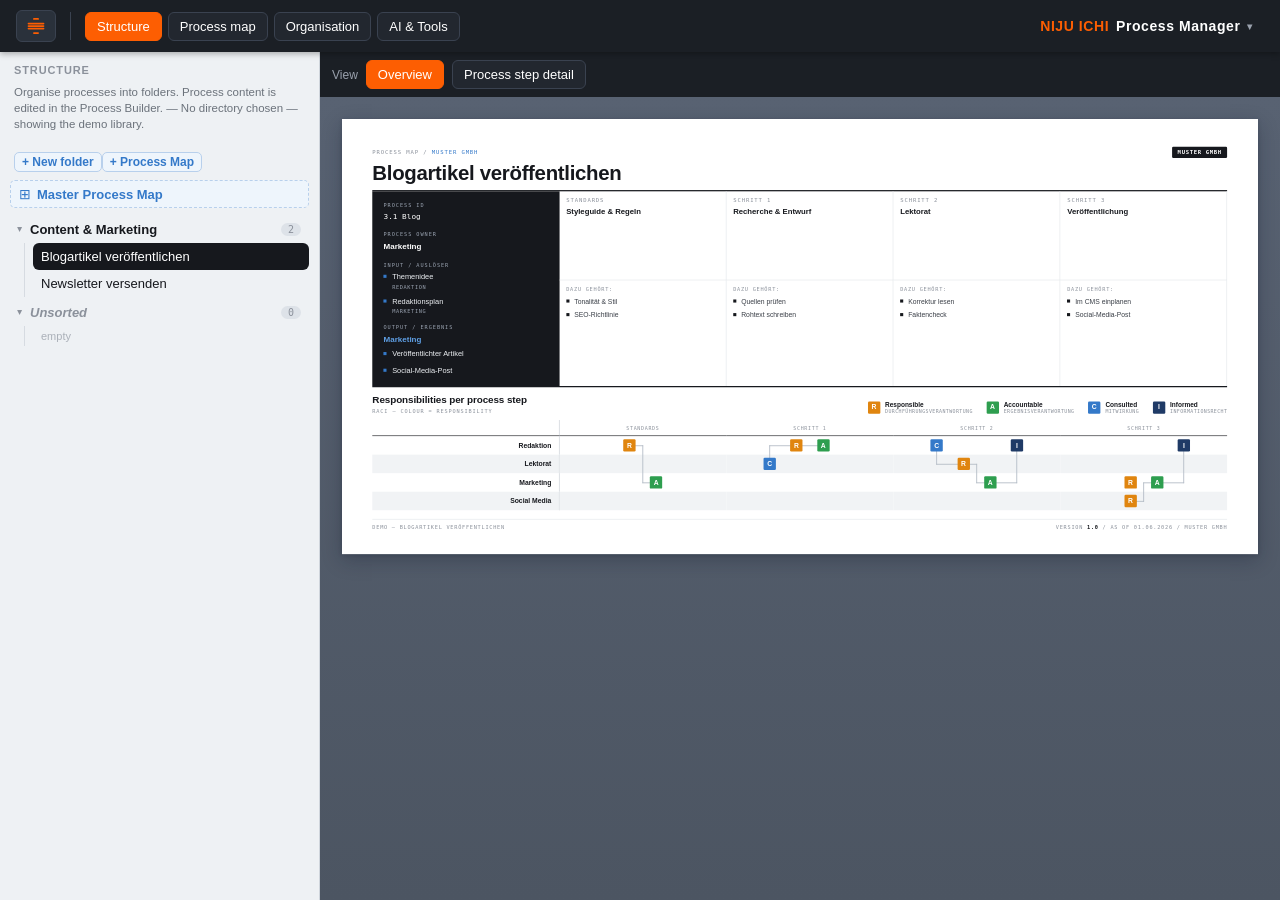
<file: niju-ichi/modules/process-manager/index.html>
<!DOCTYPE html>
<html lang="en">
<head>
<meta charset="UTF-8">
<meta name="viewport" content="width=device-width, initial-scale=1.0">
<title>NIJU ICHI Process Manager</title>
<link rel="stylesheet" href="../../shared/css/base.css">
<link rel="stylesheet" href="../../shared/css/viewer.css">
<link rel="stylesheet" href="../../shared/css/org.css">
<link rel="stylesheet" href="../../shared/css/wissen.css">
<script src="../../shared/js/i18n.js"></script>
<script src="../../shared/lang/en.js"></script>
<script src="../../shared/lang/de.js"></script>
<script src="../../shared/lang/ja.js"></script>
<script src="../../shared/js/modules.js"></script>
<script src="../../shared/js/nav.js"></script>
<script src="../../shared/js/design.js"></script>
<script src="../../shared/design/swiss-modular.js"></script>
<script src="../../shared/design/teal-soft.js"></script>
<script src="../../shared/design/mono-slate.js"></script>
<script src="../../shared/design/strategy-editorial.js"></script>
<script src="../../shared/design/executive-dark.js"></script>
<script src="../../shared/js/config.js"></script>
<script src="../../shared/js/prozess.js"></script>
<script src="../../shared/js/backup.js"></script>
<script src="../../shared/js/library.js"></script>
<script src="../../shared/js/viewer.js"></script>
<script src="../../shared/js/tree.js"></script>
<script src="../../shared/js/map.js"></script>
<script src="../../shared/js/org.js"></script>
<script src="../../shared/js/org-import.js"></script>
<script src="../../shared/js/wissen.js"></script>
<script src="../../shared/js/demo-library.js"></script>
<style>
  html, body { margin: 0; height: 100vh; overflow: hidden; display: flex; flex-direction: column; font-family: var(--sans); color: var(--ink); }
</style>
</head>
<body>
  <div class="toolbar">
    <div class="menu-wrap">
      <button class="btn icon" id="btnMenu" data-i18n-aria="menu.aria" aria-label="Menu" aria-expanded="false">
        <svg class="sats-icon" viewBox="0 0 24 24" width="20" height="20" aria-hidden="true">
          <g stroke="currentColor" stroke-width="2.1" stroke-linecap="round">
            <line x1="9.5" y1="3.5" x2="14.5" y2="3.5"/><line x1="3" y1="9" x2="21" y2="9"/>
            <line x1="3" y1="12" x2="21" y2="12"/><line x1="3" y1="15" x2="21" y2="15"/>
            <line x1="9.5" y1="20.5" x2="14.5" y2="20.5"/>
          </g>
        </svg>
      </button>
      <div class="menu-dropdown" id="menuDropdown" hidden>
        <button class="menu-item" id="btnAbout" data-i18n="menu.about">About</button>
        <hr class="menu-sep">
        <button class="menu-item" id="btnOpen" data-i18n="lib.open">Open directory…</button>
        <button class="menu-item" id="btnSave" data-i18n="lib.save">Save structure (index.json)</button>
        <button class="menu-item" id="btnConfig" data-i18n="menu.config">Configuration</button>
        <hr class="menu-sep">
        <div class="menu-sub">
          <button class="menu-item has-sub" data-i18n="menu.download">Download</button>
          <div class="submenu">
            <button class="menu-item" id="btnCsvTemplate" data-i18n="org.csvTemplateItem">Template (CSV)</button>
          </div>
        </div>
        <div class="menu-sub">
          <button class="menu-item has-sub" data-i18n="menu.import">Import</button>
          <div class="submenu">
            <button class="menu-item" id="btnImportCsv" data-i18n="org.importOrgItem">Organisation (CSV)</button>
          </div>
        </div>
      </div>
    </div>
    <input type="file" id="dirInput" webkitdirectory directory multiple style="display:none">
    <input type="file" id="imgInput" accept="image/png,image/jpeg,image/jpg,image/svg+xml,image/webp" style="display:none">
    <input type="file" id="csvInput" accept=".csv,text/csv" style="display:none">
    <span class="tb-trenner"></span>
    <div class="tb-seg">
      <button class="btn seg aktiv" id="modeStruktur" data-i18n="map.viewStructure">Structure</button>
      <button class="btn seg" id="modeLandkarte" data-i18n="map.viewMap">Process map</button>
      <button class="btn seg" id="modeOrg" data-i18n="org.view">Organisation</button>
      <button class="btn seg" id="modeWissen" data-i18n="wsn.view">AI &amp; Tools</button>
    </div>
    <span class="spacer"></span>
    <div class="nav-wrap" id="navWrap"></div>
  </div>

  <div class="mod-app" id="modApp">
    <aside class="niju-tree-pane">
      <div class="niju-tree-titel" data-i18n="tree.paneTitle">Structure</div>
      <div class="mod-hint" id="modHint" data-i18n="mgmt.structureHint"></div>
      <div id="treeHost"></div>
    </aside>
    <div class="mod-right">
      <div class="mod-view-head">
        <span class="tb-lab" data-i18n="toolbar.view">View</span>
        <button class="btn seg aktiv" id="btnUebersicht" data-i18n="toolbar.overview">Overview</button>
        <button class="btn seg" id="btnDetail" data-i18n="toolbar.stepDetail">Process step detail</button>
        <label class="tb-lab" id="stepLab" for="stepSel" data-i18n="toolbar.step" style="display:none">Step:</label>
        <select id="stepSel" style="display:none"></select>
      </div>
      <div class="viewer-buehne" id="viewerHost"><div class="leer-hinweis" data-i18n="mgmt.selectHint"></div></div>
    </div>
  </div>

  <div class="mod-app" id="mapApp" hidden>
    <aside class="niju-tree-pane"><div class="nm-inspector" id="inspPane"></div></aside>
    <div class="niju-map-stage editor" id="mapHost"></div>
  </div>

  <div class="org-stage" id="orgApp" hidden>
    <div class="mod-view-head">
      <span class="tb-lab" data-i18n="toolbar.view">View</span>
      <button class="btn seg aktiv" id="orgList" data-i18n="org.viewList">List</button>
      <button class="btn seg" id="orgChart" data-i18n="org.viewChart">Org chart</button>
      <span class="spacer"></span>
      <span class="mod-hint" data-i18n="org.hint" style="padding:0;max-width:520px"></span>
    </div>
    <div class="org-sync-bar" id="orgSync" hidden>
      <span class="grow" id="orgSyncMsg"></span>
      <button class="nt-btn sync" id="orgSyncBtn" data-i18n="org.syncBtn">Sync &amp; save processes</button>
    </div>
    <div class="org-scroll" id="orgHost"></div>
  </div>

  <div class="mod-app" id="wissenApp" hidden>
    <div class="wsn-host" id="wissenHost" style="flex:1 1 auto;min-height:0"></div>
  </div>

  <div class="stage" id="cfgHost" hidden></div>

<script>
function t(k, v) { return NIJU.I18N.t(k, v); }
var ST = { model: { index: null, prozesse: {} }, selected: null, ansicht: "uebersicht", detailIndex: 0, dirty: false, view: "struktur", selBox: null, currentMapId: null, orgAnsicht: "liste", orgWhiteOnly: false, changedProcs: {}, wsnSub: "tools", wsnSearchTools: "", wsnSearchKnowledge: "", wsnShowDetails: true, wsnShowDetailsKnowledge: true };

/* ☰-Menü */
var btnMenu = document.getElementById("btnMenu"), menuDropdown = document.getElementById("menuDropdown");
function schliesseMenu() { menuDropdown.hidden = true; btnMenu.setAttribute("aria-expanded", "false"); document.removeEventListener("click", aussen); }
function aussen(e) { if (!menuDropdown.contains(e.target) && e.target !== btnMenu) schliesseMenu(); }
btnMenu.addEventListener("click", function (e) { e.stopPropagation(); if (!menuDropdown.hidden) { schliesseMenu(); return; } menuDropdown.hidden = false; btnMenu.setAttribute("aria-expanded", "true"); setTimeout(function () { document.addEventListener("click", aussen); }, 0); });

var treeHost = document.getElementById("treeHost");
var viewerHost = document.getElementById("viewerHost");
var stepSel = document.getElementById("stepSel"), stepLab = document.getElementById("stepLab");
var btnU = document.getElementById("btnUebersicht"), btnD = document.getElementById("btnDetail");

function normalizeMapClusters(list) {
  (list || []).forEach(function (c) {
    if (c.typ === "map") { if (!c.landkarte) c.landkarte = {}; NIJU.MAP.normalize(c.landkarte); }
    normalizeMapClusters(c.cluster);
  });
}
function findMapCluster(id) {
  var found = null;
  (function walk(list) { (list || []).forEach(function (c) { if (!found && c.id === id && c.typ === "map") found = c; if (!found) walk(c.cluster); }); })(ST.model.index.cluster || []);
  return found;
}
function alleKarten() {
  var maps = [{ id: null, name: t("map.masterMap"), indent: "" }];
  (function walk(list, d) { (list || []).forEach(function (c) { if (c.typ === "map") maps.push({ id: c.id, name: c.name || t("common.untitled"), indent: "— ".repeat(d) }); walk(c.cluster, d + 1); }); })(ST.model.index.cluster || [], 0);
  return maps;
}

function ladeModel(prozesse, index) {
  var names = Object.keys(prozesse);
  ST.model.prozesse = prozesse;
  ST.model.index = NIJU.LIB.normalize(index, names);
  ST.model.index.landkarte = NIJU.MAP.normalize(ST.model.index.landkarte || {});
  normalizeMapClusters(ST.model.index.cluster);
  ST.model.index.organisation = NIJU.ORG.normalize(ST.model.index.organisation || {});
  ST.model.index.wissen = NIJU.WISSEN.normalize(ST.model.index.wissen || {});
  ST.selBox = null; ST.currentMapId = null;
  ST.changedProcs = {};
  if (!ST.selected || names.indexOf(ST.selected) < 0) ST.selected = names[0] || null;
  zeichneTree();
  zeichneViewer();
  if (ST.view === "landkarte") { zeichneMap(); zeichneInspector(); }
  if (ST.view === "org") zeichneOrg();
  if (ST.view === "wissen") zeichneWissen();
}
function zeichneTree() {
  NIJU.TREE.render(treeHost, { index: ST.model.index, prozesse: ST.model.prozesse, selected: ST.selected }, {
    editable: true,
    onSelect: function (name) { ST.selected = name; ST.ansicht = "uebersicht"; ST.detailIndex = 0; aktualisiereKopf(); zeichneTree(); zeichneViewer(); },
    onChange: function (idx) { ST.model.index = idx; ST.dirty = true; zeichneTree(); },
    onSelectMap: function (id) { ST.currentMapId = id; ST.selBox = null; setView("landkarte"); },
    onNewProcessMap: function (name) {
      ST.model.index.cluster.push({ id: NIJU.LIB.newClusterId(), name: name, typ: "map", landkarte: NIJU.MAP.normalize({}), prozesse: [], cluster: [] });
      ST.dirty = true; zeichneTree();
    }
  });
}
function aktualisiereKopf() {
  btnU.classList.toggle("aktiv", ST.ansicht === "uebersicht");
  btnD.classList.toggle("aktiv", ST.ansicht === "detail");
  var sichtbar = (ST.ansicht === "detail");
  stepLab.style.display = sichtbar ? "" : "none";
  stepSel.style.display = sichtbar ? "" : "none";
}
function fuelleStep(data) {
  stepSel.innerHTML = "";
  (data.schritte || []).forEach(function (s, i) {
    var o = document.createElement("option"); o.value = String(i);
    o.textContent = String(i).padStart(2, "0") + " — " + (s.untertitel || s.titel || t("render.stepFallback", { n: i }));
    stepSel.appendChild(o);
  });
  stepSel.value = String(ST.detailIndex);
}
function zeichneViewer() {
  var p = ST.selected ? ST.model.prozesse[ST.selected] : null;
  if (!p || !p.data) { viewerHost.className = "viewer-buehne"; viewerHost.innerHTML = '<div class="leer-hinweis"></div>'; viewerHost.firstChild.textContent = t("mgmt.selectHint"); return; }
  NIJU.VIEWER.render(viewerHost, p.data, { ansicht: ST.ansicht, detailIndex: ST.detailIndex });
  if (ST.ansicht === "detail") fuelleStep(p.data);
}
btnU.addEventListener("click", function () { ST.ansicht = "uebersicht"; aktualisiereKopf(); zeichneViewer(); });
btnD.addEventListener("click", function () { ST.ansicht = "detail"; aktualisiereKopf(); zeichneViewer(); });
stepSel.addEventListener("change", function () { ST.detailIndex = parseInt(stepSel.value, 10) || 0; zeichneViewer(); });

/* Verzeichnis öffnen */
var dirInput = document.getElementById("dirInput");
document.getElementById("btnOpen").addEventListener("click", function () { schliesseMenu(); dirInput.click(); });
dirInput.addEventListener("change", function (ev) {
  if (!ev.target.files || !ev.target.files.length) return;
  NIJU.LIB.fromFileList(ev.target.files).then(function (m) {
    if (!Object.keys(m.prozesse).length) { alert(t("msg.noTextFields")); return; }
    ST.selected = null;
    ladeModel(m.prozesse, m.index);
    document.getElementById("modHint").textContent = t("lib.loaded", { n: Object.keys(m.prozesse).length }) + (m.index ? "" : " — " + t("lib.indexMissing"));
  });
  ev.target.value = "";
});

/* Struktur speichern (index.json-Download) */
document.getElementById("btnSave").addEventListener("click", function () {
  schliesseMenu();
  var txt = NIJU.LIB.serialize(ST.model.index);
  var blob = new Blob([txt], { type: "application/json" });
  var url = URL.createObjectURL(blob);
  var a = document.createElement("a"); a.href = url; a.download = "index.json";
  document.body.appendChild(a); a.click(); a.remove();
  setTimeout(function () { URL.revokeObjectURL(url); }, 1000);
  ST.dirty = false;
});

/* ===== Prozesslandkarte (Editor) ===== */
var modApp = document.getElementById("modApp"), mapApp = document.getElementById("mapApp"), cfgHost = document.getElementById("cfgHost");
var orgApp = document.getElementById("orgApp"), wissenApp = document.getElementById("wissenApp"), wissenHost = document.getElementById("wissenHost");
var mapHost = document.getElementById("mapHost"), inspPane = document.getElementById("inspPane");
var modeStruktur = document.getElementById("modeStruktur"), modeLandkarte = document.getElementById("modeLandkarte"), modeOrg = document.getElementById("modeOrg"), modeWissen = document.getElementById("modeWissen");

function lk() {
  if (!ST.currentMapId) return ST.model.index.landkarte;
  var c = findMapCluster(ST.currentMapId);
  if (!c) return ST.model.index.landkarte;
  if (!c.landkarte) c.landkarte = {};
  return NIJU.MAP.normalize(c.landkarte);
}
function flatClusters() {
  var out = [];
  (function walk(list, d) { (list || []).forEach(function (c) { out.push({ id: c.id, name: c.name, depth: d, typ: c.typ || "folder" }); walk(c.cluster, d + 1); }); })(ST.model.index.cluster, 0);
  return out;
}
function setView(v) {
  ST.view = v;
  modeStruktur.classList.toggle("aktiv", v === "struktur");
  modeLandkarte.classList.toggle("aktiv", v === "landkarte");
  modeOrg.classList.toggle("aktiv", v === "org");
  modeWissen.classList.toggle("aktiv", v === "wissen");
  modApp.hidden = (v !== "struktur");
  mapApp.hidden = (v !== "landkarte");
  orgApp.hidden = (v !== "org");
  wissenApp.hidden = (v !== "wissen");
  if (v === "landkarte") { zeichneMap(); zeichneInspector(); }
  else if (v === "org") { zeichneOrg(); }
  else if (v === "wissen") { zeichneWissen(); }
  else { zeichneViewer(); }
}
modeStruktur.addEventListener("click", function () { setView("struktur"); });
modeLandkarte.addEventListener("click", function () { setView("landkarte"); });
modeOrg.addEventListener("click", function () { setView("org"); });
modeWissen.addEventListener("click", function () { setView("wissen"); });

/* ===== AI & Tools (wissen) ===== */
function zeichneWissen() {
  NIJU.WISSEN.renderEditor(wissenHost, { index: ST.model.index, prozesse: ST.model.prozesse }, {
    sub: ST.wsnSub,
    searchTools: ST.wsnSearchTools,
    searchKnowledge: ST.wsnSearchKnowledge,
    showDetails: ST.wsnShowDetails,
    showDetailsKnowledge: ST.wsnShowDetailsKnowledge,
    onChange: function () { ST.dirty = true; },
    onSub: function (s) { ST.wsnSub = s; },
    onSearch: function (field, q) {
      if (field === "tools") ST.wsnSearchTools = q;
      else ST.wsnSearchKnowledge = q;
    },
    onShowDetails: function (v) { ST.wsnShowDetails = v; },
    onShowDetailsKnowledge: function (v) { ST.wsnShowDetailsKnowledge = v; }
  });
}

/* ===== Org Manager ===== */
var orgHost = document.getElementById("orgHost");
var orgListBtn = document.getElementById("orgList"), orgChartBtn = document.getElementById("orgChart");
var orgSyncBar = document.getElementById("orgSync"), orgSyncMsg = document.getElementById("orgSyncMsg"), orgSyncBtn = document.getElementById("orgSyncBtn");

function org() { return ST.model.index.organisation; }
function aktualisiereSync() {
  var n = Object.keys(ST.changedProcs).length;
  orgSyncBar.hidden = (n === 0);
  if (n) orgSyncMsg.textContent = t("org.syncInfo", { n: n });
}
function zeichneOrg() {
  orgListBtn.classList.toggle("aktiv", ST.orgAnsicht === "liste");
  orgChartBtn.classList.toggle("aktiv", ST.orgAnsicht === "chart");
  var model = { org: org(), prozesse: ST.model.prozesse };
  var onRename = function (node, neu) {
    var res = NIJU.ORG.umbenennen(org(), node.id, neu, ST.model.prozesse);
    res.betroffen.forEach(function (fn) { ST.changedProcs[fn] = true; });
    if (res.betroffen.length) ST.dirty = true;
    aktualisiereSync();
    zeichneOrg();
    zeichneViewer();
  };
  if (ST.orgAnsicht === "chart") {
    NIJU.ORG.renderChart(orgHost, model, { onRename: onRename });
  } else {
    NIJU.ORG.renderListe(orgHost, model, {
      onChange: function () { ST.dirty = true; zeichneOrg(); },
      onRename: onRename,
      whiteOnly: ST.orgWhiteOnly,
      onToggleWhiteOnly: function () { ST.orgWhiteOnly = !ST.orgWhiteOnly; zeichneOrg(); }
    });
  }
  aktualisiereSync();
}
orgListBtn.addEventListener("click", function () { ST.orgAnsicht = "liste"; zeichneOrg(); });
orgChartBtn.addEventListener("click", function () { ST.orgAnsicht = "chart"; zeichneOrg(); });
orgSyncBtn.addEventListener("click", function () { syncProcesses(); });

/* CSV-Import */
var csvInput = document.getElementById("csvInput");
document.getElementById("btnImportCsv").addEventListener("click", function () { schliesseMenu(); setView("org"); csvInput.click(); });
csvInput.addEventListener("change", function (ev) {
  var file = ev.target.files[0]; if (!file) return;
  var r = new FileReader();
  r.onload = function (e) {
    var parsed = NIJU.ORGIMPORT.parse(e.target.result);
    if (!parsed.knoten.length && !parsed.warnungen.length) { alert(t("org.importEmpty")); return; }
    NIJU.ORGIMPORT.renderPreview(orgHost, parsed, {
      onReplace: function (p) {
        if (org().knoten.length && !confirm(t("org.replaceConfirm"))) return;
        ST.model.index.organisation = NIJU.ORG.normalize({ version: 1, knoten: JSON.parse(JSON.stringify(p.knoten)) });
        ST.dirty = true; zeichneOrg();
        alert(t("org.importDone", { f: p.stats.funktionen, r: p.stats.rollen }));
      },
      onMerge: function (p) {
        var existing = org();
        var vorhanden = {};
        existing.knoten.forEach(function (k) { var n = (k.name || "").trim(); if (n) vorhanden[n] = true; });
        var nF = 0, nR = 0;
        p.knoten.forEach(function (k) {
          var n = (k.name || "").trim();
          if (!n || vorhanden[n]) return;
          vorhanden[n] = true;
          existing.knoten.push({ id: NIJU.ORG.newId(), name: k.name, parent: "", typ: k.typ });
          if (k.typ === "funktion") nF++; else nR++;
        });
        NIJU.ORG.normalize(existing);
        ST.dirty = true; zeichneOrg();
        alert(t("org.importDone", { f: nF, r: nR }));
      },
      onCancel: function () { zeichneOrg(); }
    });
  };
  r.readAsText(file, "utf-8");
  ev.target.value = "";
});

/* CSV-Vorlage herunterladen */
document.getElementById("btnCsvTemplate").addEventListener("click", function () {
  schliesseMenu();
  var txt = NIJU.ORGIMPORT.template();
  var blob = new Blob([txt], { type: "text/csv;charset=utf-8;" });
  var url = URL.createObjectURL(blob);
  var a = document.createElement("a"); a.href = url; a.download = "organisation-template.csv";
  document.body.appendChild(a); a.click(); a.remove();
  setTimeout(function () { URL.revokeObjectURL(url); }, 1000);
});

/* Prozessdateien zurückschreiben: File System Access API, sonst Download. */
function downloadDatei(txt, name) {
  var blob = new Blob([txt], { type: "application/json" });
  var url = URL.createObjectURL(blob);
  var a = document.createElement("a"); a.href = url; a.download = name;
  document.body.appendChild(a); a.click(); a.remove();
  setTimeout(function () { URL.revokeObjectURL(url); }, 1000);
}
function idbGet(key) {
  return new Promise(function (res) {
    try {
      var r = indexedDB.open("niju", 1);
      r.onupgradeneeded = function () { try { r.result.createObjectStore("handles"); } catch (e) {} };
      r.onsuccess = function () { try { var q = r.result.transaction("handles", "readonly").objectStore("handles").get(key); q.onsuccess = function () { res(q.result || null); }; q.onerror = function () { res(null); }; } catch (e) { res(null); } };
      r.onerror = function () { res(null); };
    } catch (e) { res(null); }
  });
}
function idbPut(key, val) {
  try {
    var r = indexedDB.open("niju", 1);
    r.onupgradeneeded = function () { try { r.result.createObjectStore("handles"); } catch (e) {} };
    r.onsuccess = function () { try { r.result.transaction("handles", "readwrite").objectStore("handles").put(val, key); } catch (e) {} };
  } catch (e) {}
}
/* "written" = in Ordner geschrieben, "abort" = Nutzer-Abbruch, "nofsa" = API fehlt */
async function schreibeInVerzeichnis(files) {
  if (!window.showDirectoryPicker) return "nofsa";
  var dir = null;
  try {
    var merk = await idbGet("procdir");
    if (merk && merk.requestPermission) { var perm = await merk.requestPermission({ mode: "readwrite" }); if (perm === "granted") dir = merk; }
  } catch (e) {}
  if (!dir) {
    try { dir = await window.showDirectoryPicker({ mode: "readwrite" }); }
    catch (e) { if (e && e.name === "AbortError") return "abort"; return "nofsa"; }
    idbPut("procdir", dir);
  }
  for (var name in files) {
    if (!Object.prototype.hasOwnProperty.call(files, name)) continue;
    try { var fh = await dir.getFileHandle(name, { create: true }); var w = await fh.createWritable(); await w.write(files[name]); await w.close(); }
    catch (e) {}
  }
  return "written";
}
async function syncProcesses() {
  var namen = Object.keys(ST.changedProcs);
  if (!namen.length) return;
  var files = {};
  namen.forEach(function (fn) { var p = ST.model.prozesse[fn]; if (p && p.data) files[fn] = JSON.stringify(p.data, null, 2) + "\n"; });
  files["index.json"] = NIJU.LIB.serialize(ST.model.index);
  var res = await schreibeInVerzeichnis(files);
  if (res === "abort") return;
  if (res === "written") { alert(t("org.syncWritten", { n: namen.length })); }
  else { Object.keys(files).forEach(function (fn) { downloadDatei(files[fn], fn); }); alert(t("org.syncDownloaded", { n: namen.length })); }
  ST.changedProcs = {};
  aktualisiereSync();
}

function zeichneMap() {
  NIJU.MAP.render(mapHost, lk(), {
    editable: true,
    selectedBoxId: ST.selBox,
    onSelectBox: function (boxId) { ST.selBox = boxId; zeichneMap(); zeichneInspector(); },
    onChangeBox: function () { ST.dirty = true; }
  });
}
function bauZielSelect(box) {
  var sel = document.createElement("select");
  function opt(v, txt) { var o = document.createElement("option"); o.value = v; o.textContent = txt; return o; }
  sel.appendChild(opt("", t("map.targetNone")));
  var gC = document.createElement("optgroup"); gC.label = t("map.targetClusters");
  flatClusters().forEach(function (c) { gC.appendChild(opt("cluster:" + c.id, "— ".repeat(c.depth) + (c.typ === "map" ? "⊞ " : "") + (c.name || t("common.untitled")))); });
  if (gC.children.length) sel.appendChild(gC);
  var gP = document.createElement("optgroup"); gP.label = t("map.targetProcesses");
  Object.keys(ST.model.prozesse).forEach(function (nm) { gP.appendChild(opt("prozess:" + nm, ST.model.prozesse[nm].titel || nm)); });
  if (gP.children.length) sel.appendChild(gP);
  sel.value = box.ziel.typ ? (box.ziel.typ + ":" + box.ziel.ref) : "";
  sel.addEventListener("change", function () {
    var v = sel.value;
    if (!v) { box.ziel = { typ: "", ref: "" }; }
    else { var i = v.indexOf(":"); box.ziel = { typ: v.slice(0, i), ref: v.slice(i + 1) }; }
    ST.dirty = true;
  });
  return sel;
}
function zeichneInspector() {
  var L = lk();
  inspPane.innerHTML = "";
  function feld(labelKey, node) { var f = document.createElement("div"); f.className = "nm-field"; var lb = document.createElement("label"); lb.textContent = t(labelKey); f.appendChild(lb); f.appendChild(node); return f; }
  function mini(cls, txt, fn) { var b = document.createElement("button"); b.className = "nt-btn " + cls; b.textContent = txt; b.addEventListener("click", function (e) { e.preventDefault(); fn(); }); return b; }

  /* Map selector */
  var alle = alleKarten();
  if (alle.length > 1) {
    var selWrap = document.createElement("div"); selWrap.className = "nm-map-sel";
    var selLab = document.createElement("label"); selLab.textContent = t("map.selectMap");
    var mapSel = document.createElement("select");
    alle.forEach(function (m) { var o = document.createElement("option"); o.value = m.id || ""; o.textContent = m.indent + m.name; mapSel.appendChild(o); });
    mapSel.value = ST.currentMapId || "";
    mapSel.addEventListener("change", function () {
      ST.currentMapId = mapSel.value || null; ST.selBox = null; zeichneMap(); zeichneInspector();
    });
    selWrap.appendChild(selLab); selWrap.appendChild(mapSel);
    inspPane.appendChild(selWrap);
  }
  inspPane.appendChild(Object.assign(document.createElement("div"), { className: "nm-insp-h", textContent: t("map.viewMap") }));
  var row1 = document.createElement("div"); row1.className = "nm-row";
  row1.appendChild(mini("add", t("map.addBox"), function () { var b = NIJU.MAP.newBox(); L.kaesten.push(b); ST.selBox = b.id; ST.dirty = true; zeichneMap(); zeichneInspector(); }));
  inspPane.appendChild(row1);

  /* Grafik */
  var row2 = document.createElement("div"); row2.className = "nm-row";
  row2.appendChild(mini("", t("map.uploadImage"), function () { document.getElementById("imgInput").click(); }));
  if (L.bild) row2.appendChild(mini("del", t("map.removeImage"), function () { L.bild = ""; ST.dirty = true; zeichneMap(); zeichneInspector(); }));
  inspPane.appendChild(row2);

  /* Image Style — Form der Kästen (gleiche Funktion wie Rechtecke) */
  inspPane.appendChild(Object.assign(document.createElement("div"), { className: "nm-insp-h", textContent: t("map.imageStyle") }));
  inspPane.appendChild(Object.assign(document.createElement("div"), { className: "nm-none", textContent: t("map.imageStyleHint") }));
  var styleBox = ST.selBox ? L.kaesten.filter(function (k) { return k.id === ST.selBox; })[0] : null;
  var styleSeg = document.createElement("div"); styleSeg.className = "nm-shape-seg";
  var FORM_ICONS = {
    rect:    '<svg viewBox="0 0 26 18" aria-hidden="true"><rect x="1.5" y="2.5" width="23" height="13" rx="2"/></svg>',
    chevron: '<svg viewBox="0 0 26 18" aria-hidden="true"><polygon points="1,1 19,1 25,9 19,17 1,17 7,9"/></svg>',
    circle:  '<svg viewBox="0 0 24 24" aria-hidden="true"><circle cx="12" cy="12" r="10.5"/></svg>'
  };
  [["rect", "map.shapeRect"], ["chevron", "map.shapeChevron"], ["circle", "map.shapeCircle"]].forEach(function (s) {
    var b = document.createElement("button");
    b.className = "nm-shape-btn" + (styleBox && styleBox.form === s[0] ? " aktiv" : "");
    b.title = t(s[1]); b.setAttribute("aria-label", t(s[1])); b.innerHTML = FORM_ICONS[s[0]];
    b.addEventListener("click", function (e) {
      e.preventDefault();
      if (styleBox) { styleBox.form = s[0]; }
      else { var nb = NIJU.MAP.newBox(s[0]); L.kaesten.push(nb); ST.selBox = nb.id; }
      ST.dirty = true; zeichneMap(); zeichneInspector();
    });
    styleSeg.appendChild(b);
  });
  inspPane.appendChild(styleSeg);

  /* Modus */
  inspPane.appendChild(Object.assign(document.createElement("div"), { className: "nm-insp-h", textContent: t("map.mode") }));
  var seg = document.createElement("div"); seg.className = "nm-seg";
  [["overlay", "map.modeOverlay"], ["hotspot", "map.modeHotspot"]].forEach(function (m) {
    var b = document.createElement("button"); b.className = "btn seg" + (L.modus === m[0] ? " aktiv" : ""); b.textContent = t(m[1]);
    b.addEventListener("click", function () { L.modus = m[0]; ST.dirty = true; zeichneMap(); zeichneInspector(); });
    seg.appendChild(b);
  });
  inspPane.appendChild(seg);

  /* Gewählter Kasten */
  inspPane.appendChild(Object.assign(document.createElement("div"), { className: "nm-insp-h", textContent: t("map.boxProps") }));
  var box = ST.selBox ? L.kaesten.filter(function (k) { return k.id === ST.selBox; })[0] : null;
  if (!box) { inspPane.appendChild(Object.assign(document.createElement("div"), { className: "nm-none", textContent: t("map.noSelection") })); return; }

  var lab = document.createElement("input"); lab.type = "text"; lab.value = box.label || "";
  lab.addEventListener("input", function () { box.label = lab.value; ST.dirty = true; var el = mapHost.querySelector(".nm-box.sel .nm-label"); if (el) el.textContent = lab.value; });
  inspPane.appendChild(feld("map.label", lab));
  inspPane.appendChild(feld("map.target", bauZielSelect(box)));
  var col = document.createElement("input"); col.type = "color"; col.value = /^#/.test(box.farbe) ? box.farbe : "#3479c9";
  col.addEventListener("input", function () { box.farbe = col.value; ST.dirty = true; zeichneMap(); });
  inspPane.appendChild(feld("map.color", col));
  inspPane.appendChild(mini("del", t("map.deleteBox"), function () { L.kaesten = L.kaesten.filter(function (k) { return k.id !== box.id; }); ST.selBox = null; ST.dirty = true; zeichneMap(); zeichneInspector(); }));
}

/* Grafik-Upload (Data-URL + Seitenverhältnis ermitteln) */
document.getElementById("imgInput").addEventListener("change", function (ev) {
  var datei = ev.target.files[0]; if (!datei) return;
  var r = new FileReader();
  r.onload = function (e) {
    var url = e.target.result;
    var im = new Image();
    im.onload = function () { lk().bildRatio = (im.naturalWidth ? im.naturalHeight / im.naturalWidth : 0.5625) || 0.5625; lk().bild = url; ST.dirty = true; zeichneMap(); zeichneInspector(); };
    im.onerror = function () { lk().bild = url; ST.dirty = true; zeichneMap(); zeichneInspector(); };
    im.src = url;
  };
  r.readAsDataURL(datei);
  ev.target.value = "";
});

/* About */
document.getElementById("btnAbout").addEventListener("click", function () {
  schliesseMenu();
  modApp.hidden = true; mapApp.hidden = true; orgApp.hidden = true; wissenApp.hidden = true; cfgHost.hidden = false;
  NIJU.CONFIG.open(cfgHost, { aboutOnly: true, onClose: function () { cfgHost.hidden = true; cfgHost.innerHTML = ""; setView(ST.view); } });
});

/* Configuration */
document.getElementById("btnConfig").addEventListener("click", function () {
  schliesseMenu();
  modApp.hidden = true; mapApp.hidden = true; orgApp.hidden = true; wissenApp.hidden = true; cfgHost.hidden = false;
  NIJU.CONFIG.open(cfgHost, {
    design: true,
    processManager: true,
    backup: {
      getData: function () { return { prozesse: ST.model.prozesse, index: ST.model.index, name: "niju-full-backup" }; },
      onRestore: function (result) {
        if (result.settings) NIJU.BACKUP.applySettings(result.settings);
        NIJU.DESIGN.init(); NIJU.I18N.init();
        if (result.prozesse || result.index) ladeModel(result.prozesse || {}, result.index || {});
      }
    },
    onClose: function () { cfgHost.hidden = true; cfgHost.innerHTML = ""; setView(ST.view); }
  });
});

/* Start */
NIJU.I18N.init();
NIJU.DESIGN.init();
NIJU.NAV.mount("navWrap", "management");
(function () {
  var demo = JSON.parse(JSON.stringify(NIJU.DEMO));
  ladeModel(demo.prozesse, demo.index);
  document.getElementById("modHint").textContent = t("mgmt.structureHint") + " — " + t("lib.noDir");
})();

NIJU.I18N.onChange(function () { aktualisiereKopf(); zeichneTree(); zeichneViewer(); if (ST.view === "landkarte") { zeichneMap(); zeichneInspector(); } if (ST.view === "org") zeichneOrg(); if (ST.view === "wissen") zeichneWissen(); document.getElementById("modHint").textContent = t("mgmt.structureHint"); });
var _rt = null;
window.addEventListener("resize", function () { clearTimeout(_rt); _rt = setTimeout(function () { if (!modApp.hidden) NIJU.VIEWER.fit(viewerHost); }, 120); });
</script>
</body>
</html>
</file>
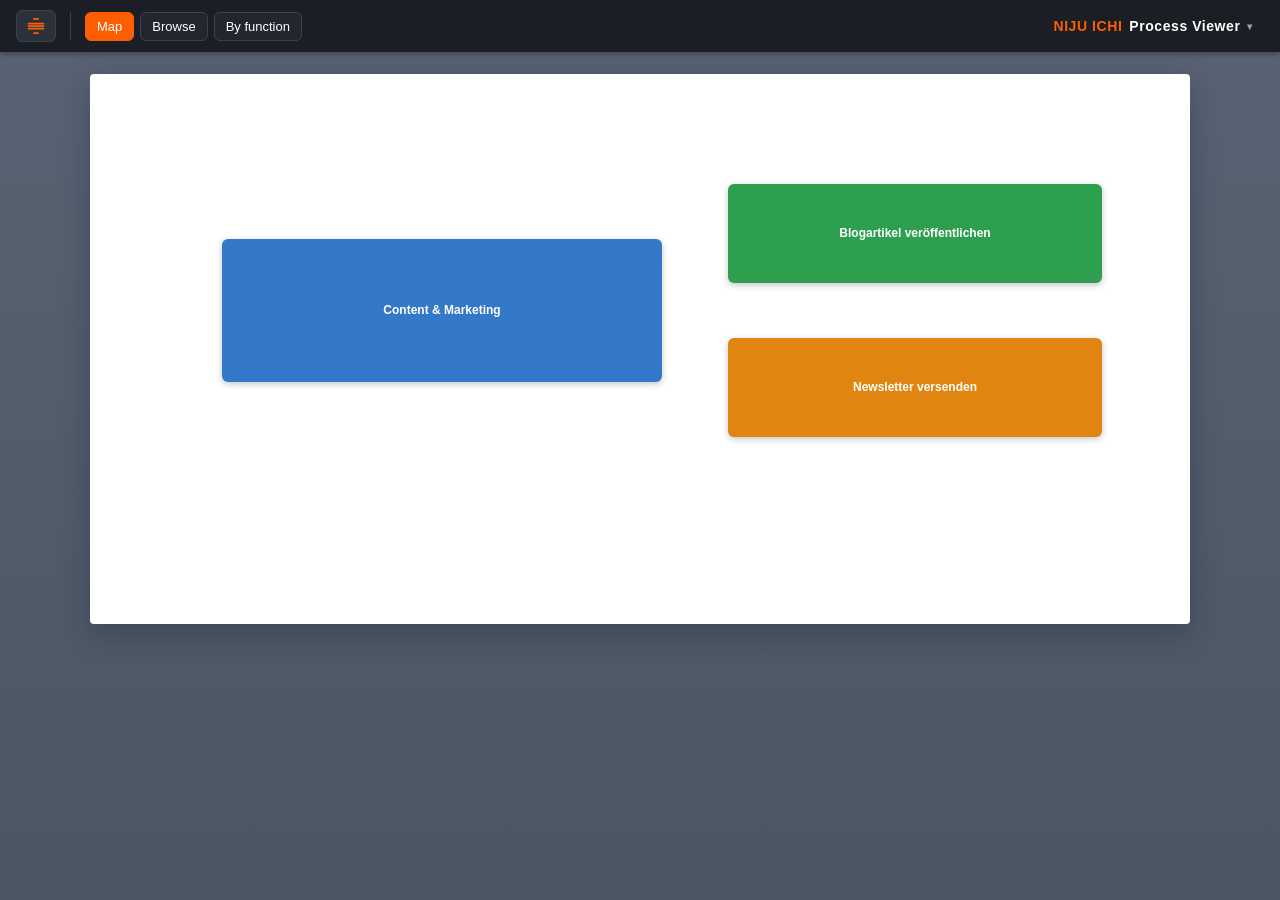
<file: niju-ichi/modules/process-viewer/index.html>
<!DOCTYPE html>
<html lang="en">
<head>
<meta charset="UTF-8">
<meta name="viewport" content="width=device-width, initial-scale=1.0">
<title>NIJU ICHI Process Viewer</title>
<link rel="stylesheet" href="../../shared/css/base.css">
<link rel="stylesheet" href="../../shared/css/viewer.css">
<script src="../../shared/js/i18n.js"></script>
<script src="../../shared/lang/en.js"></script>
<script src="../../shared/lang/de.js"></script>
<script src="../../shared/lang/ja.js"></script>
<script src="../../shared/js/modules.js"></script>
<script src="../../shared/js/nav.js"></script>
<script src="../../shared/js/design.js"></script>
<script src="../../shared/design/swiss-modular.js"></script>
<script src="../../shared/design/teal-soft.js"></script>
<script src="../../shared/design/mono-slate.js"></script>
<script src="../../shared/design/strategy-editorial.js"></script>
<script src="../../shared/design/executive-dark.js"></script>
<script src="../../shared/js/config.js"></script>
<script src="../../shared/js/prozess.js"></script>
<script src="../../shared/js/library.js"></script>
<script src="../../shared/js/viewer.js"></script>
<script src="../../shared/js/steckbrief.js"></script>
<script src="../../shared/js/tree.js"></script>
<script src="../../shared/js/map.js"></script>
<script src="../../shared/js/demo-library.js"></script>
<style>
  html, body { margin: 0; height: 100vh; overflow: hidden; display: flex; flex-direction: column; font-family: var(--sans); color: var(--ink); }
</style>
</head>
<body>
  <div class="toolbar">
    <div class="menu-wrap">
      <button class="btn icon" id="btnMenu" data-i18n-aria="menu.aria" aria-label="Menu" aria-expanded="false">
        <svg class="sats-icon" viewBox="0 0 24 24" width="20" height="20" aria-hidden="true">
          <g stroke="currentColor" stroke-width="2.1" stroke-linecap="round">
            <line x1="9.5" y1="3.5" x2="14.5" y2="3.5"/><line x1="3" y1="9" x2="21" y2="9"/>
            <line x1="3" y1="12" x2="21" y2="12"/><line x1="3" y1="15" x2="21" y2="15"/>
            <line x1="9.5" y1="20.5" x2="14.5" y2="20.5"/>
          </g>
        </svg>
      </button>
      <div class="menu-dropdown" id="menuDropdown" hidden>
        <button class="menu-item" id="btnAbout" data-i18n="menu.about">About</button>
        <hr class="menu-sep">
        <button class="menu-item" id="btnDir" data-i18n="hub.chooseDir">Choose process directory…</button>
        <button class="menu-item" id="btnConfig" data-i18n="menu.config">Configuration</button>
      </div>
    </div>
    <input type="file" id="dirInput" webkitdirectory directory multiple style="display:none">
    <span class="tb-trenner"></span>
    <div class="tb-seg">
      <button class="btn seg aktiv" id="modeLandkarte" data-i18n="map.mapView">Map</button>
      <button class="btn seg" id="modeBrowse" data-i18n="map.browse">Browse</button>
      <button class="btn seg" id="modeFunktion" data-i18n="sb.byFunction">By function</button>
    </div>
    <span class="spacer"></span>
    <div class="nav-wrap" id="navWrap"></div>
  </div>

  <div class="mod-app" id="mapApp">
    <div class="niju-map-stage" id="mapHost"></div>
  </div>

  <div class="mod-app" id="modApp" hidden>
    <aside class="niju-tree-pane">
      <div class="niju-tree-titel" data-i18n="tree.paneTitle">Structure</div>
      <div class="mod-hint" id="modHint" data-i18n="hub.dirHint"></div>
      <div id="treeHost"></div>
    </aside>
    <div class="mod-right">
      <div class="mod-view-head">
        <span class="tb-lab" data-i18n="toolbar.view">View</span>
        <button class="btn seg aktiv" id="btnUebersicht" data-i18n="toolbar.overview">Overview</button>
        <button class="btn seg" id="btnDetail" data-i18n="toolbar.stepDetail">Process step detail</button>
        <label class="tb-lab" id="stepLab" for="stepSel" data-i18n="toolbar.step" style="display:none">Step:</label>
        <select id="stepSel" style="display:none"></select>
      </div>
      <div class="viewer-buehne" id="viewerHost"><div class="leer-hinweis" data-i18n="hub.selectHint"></div></div>
    </div>
  </div>
  <div class="mod-app" id="funcApp" hidden>
    <div class="sb-host" id="funcHost"></div>
  </div>
  <div class="stage" id="cfgHost" hidden></div>

<script>
function t(k, v) { return NIJU.I18N.t(k, v); }
var ST = { model: { index: null, prozesse: {} }, selected: null, ansicht: "uebersicht", detailIndex: 0, view: "landkarte", currentMapId: null };

var btnMenu = document.getElementById("btnMenu"), menuDropdown = document.getElementById("menuDropdown");
function schliesseMenu() { menuDropdown.hidden = true; btnMenu.setAttribute("aria-expanded", "false"); document.removeEventListener("click", aussen); }
function aussen(e) { if (!menuDropdown.contains(e.target) && e.target !== btnMenu) schliesseMenu(); }
btnMenu.addEventListener("click", function (e) { e.stopPropagation(); if (!menuDropdown.hidden) { schliesseMenu(); return; } menuDropdown.hidden = false; btnMenu.setAttribute("aria-expanded", "true"); setTimeout(function () { document.addEventListener("click", aussen); }, 0); });

var treeHost = document.getElementById("treeHost"), viewerHost = document.getElementById("viewerHost");
var stepSel = document.getElementById("stepSel"), stepLab = document.getElementById("stepLab");
var btnU = document.getElementById("btnUebersicht"), btnD = document.getElementById("btnDetail");

function normalizeMapClusters(list) {
  (list || []).forEach(function (c) {
    if (c.typ === "map") { if (!c.landkarte) c.landkarte = {}; NIJU.MAP.normalize(c.landkarte); }
    normalizeMapClusters(c.cluster);
  });
}
function getCurrentLandkarte() {
  if (!ST.currentMapId) return ST.model.index.landkarte;
  var found = null;
  (function walk(list) { (list || []).forEach(function (c) { if (!found && c.id === ST.currentMapId && c.typ === "map") found = c; if (!found) walk(c.cluster); }); })(ST.model.index.cluster || []);
  return found ? found.landkarte : ST.model.index.landkarte;
}
function ladeModel(prozesse, index) {
  var names = Object.keys(prozesse);
  ST.model.prozesse = prozesse;
  ST.model.index = NIJU.LIB.normalize(index, names);
  ST.model.index.landkarte = NIJU.MAP.normalize(ST.model.index.landkarte || {});
  normalizeMapClusters(ST.model.index.cluster);
  ST.currentMapId = null;
  if (!ST.selected || names.indexOf(ST.selected) < 0) ST.selected = null;
  zeichneTree();
  zeichneViewer();
  if (ST.view === "landkarte") zeichneMap();
}
function zeichneTree() {
  NIJU.TREE.render(treeHost, { index: ST.model.index, prozesse: ST.model.prozesse, selected: ST.selected }, {
    editable: false,
    onSelect: function (name) { ST.selected = name; ST.ansicht = "uebersicht"; ST.detailIndex = 0; aktualisiereKopf(); zeichneTree(); zeichneViewer(); setView("browse"); },
    onSelectMap: function (id) { ST.currentMapId = id; setView("landkarte"); }
  });
}
function aktualisiereKopf() {
  btnU.classList.toggle("aktiv", ST.ansicht === "uebersicht");
  btnD.classList.toggle("aktiv", ST.ansicht === "detail");
  var sichtbar = (ST.ansicht === "detail");
  stepLab.style.display = sichtbar ? "" : "none";
  stepSel.style.display = sichtbar ? "" : "none";
}
function fuelleStep(data) {
  stepSel.innerHTML = "";
  (data.schritte || []).forEach(function (s, i) {
    var o = document.createElement("option"); o.value = String(i);
    o.textContent = String(i).padStart(2, "0") + " — " + (s.untertitel || s.titel || t("render.stepFallback", { n: i }));
    stepSel.appendChild(o);
  });
  stepSel.value = String(ST.detailIndex);
}
function zeichneViewer() {
  var p = ST.selected ? ST.model.prozesse[ST.selected] : null;
  if (!p || !p.data) { viewerHost.className = "viewer-buehne"; viewerHost.innerHTML = '<div class="leer-hinweis"></div>'; viewerHost.firstChild.textContent = t("hub.selectHint"); return; }
  NIJU.VIEWER.render(viewerHost, p.data, { ansicht: ST.ansicht, detailIndex: ST.detailIndex });
  if (ST.ansicht === "detail") fuelleStep(p.data);
}
btnU.addEventListener("click", function () { ST.ansicht = "uebersicht"; aktualisiereKopf(); zeichneViewer(); });
btnD.addEventListener("click", function () { ST.ansicht = "detail"; aktualisiereKopf(); zeichneViewer(); });
stepSel.addEventListener("change", function () { ST.detailIndex = parseInt(stepSel.value, 10) || 0; zeichneViewer(); });

var dirInput = document.getElementById("dirInput");
document.getElementById("btnDir").addEventListener("click", function () { schliesseMenu(); dirInput.click(); });
dirInput.addEventListener("change", function (ev) {
  if (!ev.target.files || !ev.target.files.length) return;
  NIJU.LIB.fromFileList(ev.target.files).then(function (m) {
    if (!Object.keys(m.prozesse).length) { alert(t("msg.noTextFields")); return; }
    ST.selected = null;
    ladeModel(m.prozesse, m.index);
    document.getElementById("modHint").textContent = t("lib.loaded", { n: Object.keys(m.prozesse).length }) + (m.index ? "" : " — " + t("lib.indexMissing"));
  });
  ev.target.value = "";
});

/* ===== Landkarte (read-only Startansicht) ===== */
var modApp = document.getElementById("modApp"), mapApp = document.getElementById("mapApp"), cfgHost = document.getElementById("cfgHost");
var funcApp = document.getElementById("funcApp"), funcHost = document.getElementById("funcHost");
var mapHost = document.getElementById("mapHost");
var modeLandkarte = document.getElementById("modeLandkarte"), modeBrowse = document.getElementById("modeBrowse"), modeFunktion = document.getElementById("modeFunktion");

function ersterProzessImCluster(id) {
  var found = null;
  (function walk(list) { (list || []).forEach(function (c) { if (found) return; if (c.id === id) { found = sucheErsten(c); } else walk(c.cluster); }); })(ST.model.index.cluster);
  function sucheErsten(c) { if ((c.prozesse || []).length) return c.prozesse[0]; var r = null; (c.cluster || []).forEach(function (cc) { if (!r) r = sucheErsten(cc); }); return r; }
  return found;
}
function setView(v) {
  ST.view = v;
  modeLandkarte.classList.toggle("aktiv", v === "landkarte");
  modeBrowse.classList.toggle("aktiv", v === "browse");
  modeFunktion.classList.toggle("aktiv", v === "funktion");
  mapApp.hidden = (v !== "landkarte");
  modApp.hidden = (v !== "browse");
  funcApp.hidden = (v !== "funktion");
  if (v === "landkarte") zeichneMap();
  else if (v === "funktion") zeichneFunktion();
  else zeichneViewer();
}
modeLandkarte.addEventListener("click", function () { setView("landkarte"); });
modeBrowse.addEventListener("click", function () { setView("browse"); });
modeFunktion.addEventListener("click", function () { setView("funktion"); });

/* ===== Function profile (Steckbrief) — read-only "by function" view ===== */
function oeffneProzessSchritt(datei, idx) {
  if (!ST.model.prozesse[datei]) return;
  ST.selected = datei; ST.ansicht = "detail"; ST.detailIndex = idx || 0;
  try { location.hash = "p=" + encodeURIComponent(datei) + "&step=" + (idx || 0); } catch (e) {}
  aktualisiereKopf(); zeichneTree(); zeichneViewer(); setView("browse");
}
function zeichneFunktion() {
  NIJU.STECKBRIEF.render(funcHost, ST.model, { onOpen: oeffneProzessSchritt });
}

function zeichneMap() {
  NIJU.MAP.render(mapHost, getCurrentLandkarte(), {
    editable: false,
    onOpen: function (ziel) {
      if (!ziel || !ziel.typ) return;
      var name = null;
      if (ziel.typ === "prozess") name = ziel.ref;
      else if (ziel.typ === "cluster") name = ersterProzessImCluster(ziel.ref);
      if (name && ST.model.prozesse[name]) { ST.selected = name; ST.ansicht = "uebersicht"; ST.detailIndex = 0; aktualisiereKopf(); zeichneTree(); zeichneViewer(); setView("browse"); }
      else setView("browse");
    }
  });
}

/* About */
document.getElementById("btnAbout").addEventListener("click", function () {
  schliesseMenu();
  modApp.hidden = true; mapApp.hidden = true; funcApp.hidden = true; cfgHost.hidden = false;
  NIJU.CONFIG.open(cfgHost, { aboutOnly: true, onClose: function () { cfgHost.hidden = true; cfgHost.innerHTML = ""; setView(ST.view); } });
});

/* Configuration */
document.getElementById("btnConfig").addEventListener("click", function () {
  schliesseMenu();
  modApp.hidden = true; mapApp.hidden = true; funcApp.hidden = true; cfgHost.hidden = false;
  NIJU.CONFIG.open(cfgHost, { onClose: function () { cfgHost.hidden = true; cfgHost.innerHTML = ""; setView(ST.view); } });
});

NIJU.I18N.init();
NIJU.DESIGN.init();
NIJU.NAV.mount("navWrap", "hub");
(function () {
  var demo = JSON.parse(JSON.stringify(NIJU.DEMO));
  ladeModel(demo.prozesse, demo.index);
  document.getElementById("modHint").textContent = t("hub.dirHint") + " — " + t("lib.noDir");
  setView("landkarte");
})();

NIJU.I18N.onChange(function () { aktualisiereKopf(); zeichneTree(); zeichneViewer(); if (ST.view === "landkarte") zeichneMap(); if (ST.view === "funktion") zeichneFunktion(); document.getElementById("modHint").textContent = t("hub.dirHint"); });

/* Deeplink (#p=<datei>&step=<i>) — open a process at a step (e.g. from Brain/Steckbrief). */
(function () {
  var h = (location.hash || "").replace(/^#/, "");
  if (!h) return;
  var q = {}; h.split("&").forEach(function (kv) { var p = kv.split("="); q[p[0]] = decodeURIComponent(p[1] || ""); });
  if (q.p && ST.model.prozesse[q.p]) {
    ST.selected = q.p; ST.ansicht = "detail"; ST.detailIndex = parseInt(q.step, 10) || 0;
    aktualisiereKopf(); zeichneTree(); zeichneViewer(); setView("browse");
  }
})();
var _rt = null;
window.addEventListener("resize", function () { clearTimeout(_rt); _rt = setTimeout(function () { if (!modApp.hidden) NIJU.VIEWER.fit(viewerHost); }, 120); });
</script>
</body>
</html>
</file>
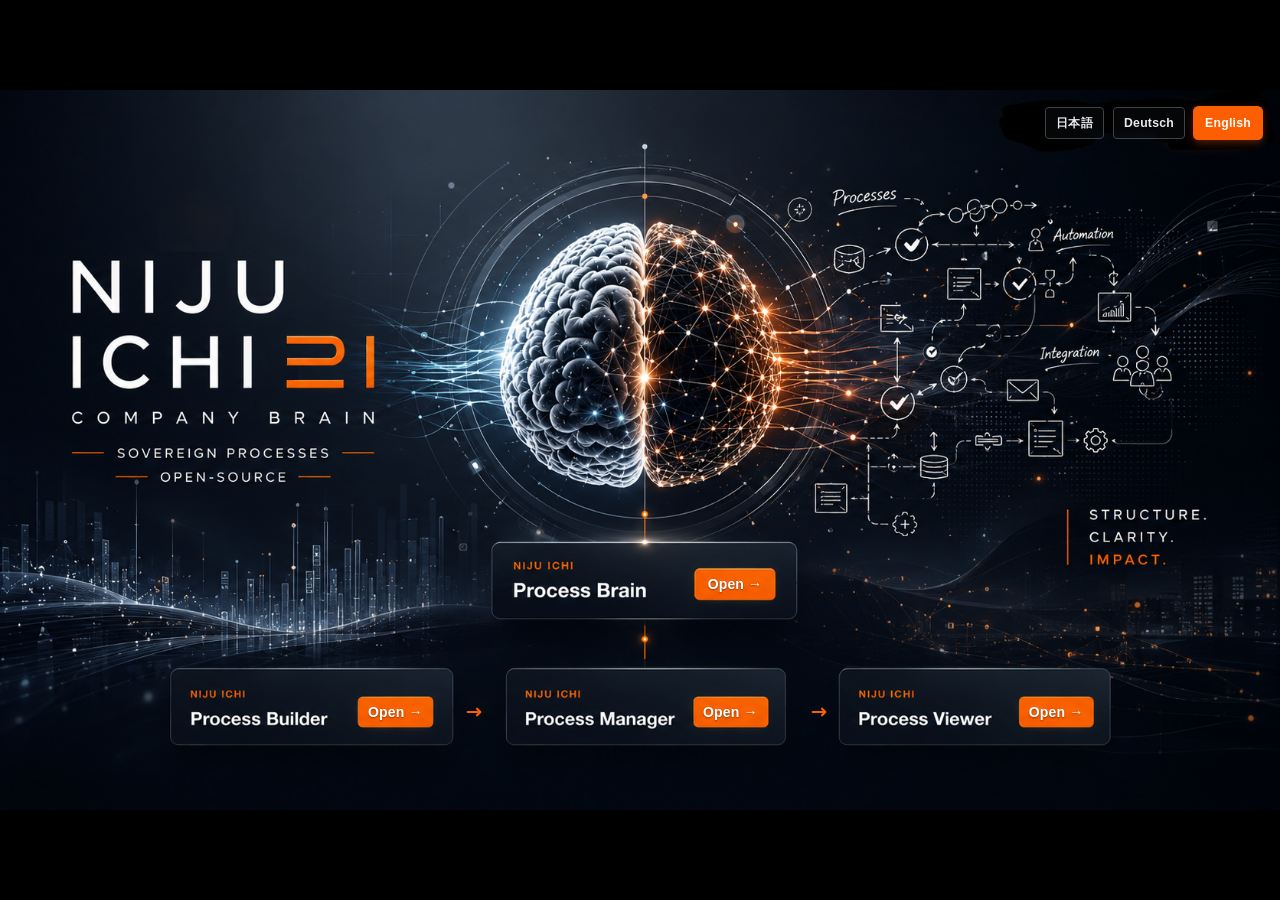
<file: niju-ichi/niju-ichi.html>
<!DOCTYPE html>
<html lang="en">
<head>
<meta charset="UTF-8">
<meta name="viewport" content="width=device-width, initial-scale=1.0">
<title>NIJU ICHI</title>
<link rel="stylesheet" href="shared/css/base.css">
<script src="shared/js/i18n.js"></script>
<script src="shared/lang/en.js"></script>
<script src="shared/lang/de.js"></script>
<script src="shared/lang/ja.js"></script>
<script src="shared/js/modules.js"></script>
</head>
<body class="launch-body">
  <!-- Full-bleed hero (start-hero.png). The module cards + orange buttons are part
       of the artwork; we overlay the clickable "Open" links exactly on the orange
       buttons, the language buttons on the dark top-right area, and two horizontal
       flow arrows between the bottom modules. Image is never modified. -->
  <div class="launch-hero" id="hero">
    <img src="shared/img/start-hero.png" alt="NIJU ICHI — Company Brain · Sovereign Processes" draggable="false">
    <div class="hero-arrows" id="heroArrows"></div>
    <div class="hero-spots" id="heroSpots"></div>
    <div class="launch-lang" id="langWrap"></div>
  </div>

<script>
/* Click targets over the orange buttons drawn into the hero. Position in % of the
   hero (scales 1:1 with the image): x/y = top-left corner, w/h = size. */
var SPOTS = {
  brain:      { x: 54.31, y: 66.52, w: 6.22, h: 4.14 },
  builder:    { x: 27.99, y: 84.38, w: 5.80, h: 3.93 },
  management: { x: 54.19, y: 84.27, w: 5.74, h: 4.04 },
  hub:        { x: 79.67, y: 84.27, w: 5.68, h: 4.04 }
};
/* Two horizontal flow arrows in the gaps of the bottom module row (% of hero). */
var ARROWS = [ { x: 37.0, y: 86.3 }, { x: 64.0, y: 86.3 } ];
/* Launcher language order: Japanese, German, English. */
var LANG_ORDER = ["ja", "de", "en"];

function modById(id) { return NIJU.MODS.list().filter(function (m) { return m.id === id; })[0] || null; }

/* Clickable "Open" overlays on the drawn orange buttons. */
function zeichneSpots() {
  var host = document.getElementById("heroSpots");
  host.innerHTML = "";
  Object.keys(SPOTS).forEach(function (id) {
    var m = modById(id); if (!m) return;
    var p = SPOTS[id];
    var a = document.createElement(m.enabled ? "a" : "span");
    a.className = "hero-spot" + (m.enabled ? "" : " disabled");
    if (m.enabled) a.href = NIJU.MODS.href(m, "root");
    a.style.left = p.x + "%"; a.style.top = p.y + "%"; a.style.width = p.w + "%"; a.style.height = p.h + "%";
    a.setAttribute("aria-label", NIJU.I18N.t(m.key) + " — " + NIJU.I18N.t("launcher.open"));
    var lab = document.createElement("span");
    lab.className = "spot-open";
    lab.textContent = m.enabled ? (NIJU.I18N.t("launcher.open") + " →") : NIJU.I18N.t("launcher.comingSoon");
    a.appendChild(lab);
    host.appendChild(a);
  });
}

/* Two horizontal flow arrows (brand orange) between the bottom modules. */
function zeichneArrows() {
  var host = document.getElementById("heroArrows");
  host.innerHTML = "";
  ARROWS.forEach(function (p) {
    var d = document.createElement("div");
    d.className = "hero-arrow"; d.setAttribute("aria-hidden", "true");
    d.style.left = p.x + "%"; d.style.top = p.y + "%";
    d.innerHTML = '<svg viewBox="0 0 24 24" fill="none" stroke="currentColor" stroke-width="2.4" stroke-linecap="round" stroke-linejoin="round"><path d="M5 12 H19 M15.4 8.4 L19 12 L15.4 15.6"/></svg>';
    host.appendChild(d);
  });
}

function zeichneSprachen() {
  var w = document.getElementById("langWrap");
  w.innerHTML = "";
  var verfuegbar = NIJU.I18N.langs();
  var sortiert = verfuegbar.slice().sort(function (a, b) {
    var ia = LANG_ORDER.indexOf(a.code), ib = LANG_ORDER.indexOf(b.code);
    if (ia < 0) ia = 99; if (ib < 0) ib = 99;
    return ia - ib;
  });
  sortiert.forEach(function (L) {
    var b = document.createElement("button");
    b.textContent = L.name;
    if (L.code === NIJU.I18N.get()) b.className = "aktiv";
    b.addEventListener("click", function () { NIJU.I18N.setLang(L.code); });
    w.appendChild(b);
  });
}

NIJU.I18N.init();
NIJU.I18N.onChange(function () { zeichneSpots(); zeichneSprachen(); });
zeichneArrows();
zeichneSpots();
zeichneSprachen();
</script>
</body>
</html>
</file>
<file: niju-ichi/shared/css/base.css>
/* ============================================================
   NIJU ICHI — gemeinsames "Chrome" (shared)
   Toolbar, Menü, Modul-Umschalter, Configuration-Ansicht, Launcher.
   Im Process Builder wird diese Datei VOR dem seitenspezifischen
   <style> geladen — dort definierte Regeln gewinnen also.
   ============================================================ */
:root {
  --raci-R: #e0850f;  --raci-R-text: #ffffff;
  --raci-A: #2e9e4f;  --raci-A-text: #ffffff;
  --raci-C: #3479c9;  --raci-C-text: #ffffff;
  --raci-I: #1f3a66;  --raci-I-text: #ffffff;
  --ink: #16181d;     --paper: #ffffff;
  --muted: #8b919b;   --akzent: #3479c9;
  --rule: #e3e6ea;
  /* UI-Akzent (Chrome): aktive Buttons, SATS-Menü, NIJU-ICHI-Schriftzug.
     Entkoppelt vom RACI-„R"-Badge (--raci-R) und von der Design-Engine,
     damit der Marken-Orangeton aus der Startgrafik überall konstant bleibt. */
  --ui-akzent: #fd5e02;  --ui-akzent-text: #ffffff;
  --sans: "Helvetica Neue", Helvetica, Arial, "Segoe UI", sans-serif;
  --mono: ui-monospace, "SF Mono", "Roboto Mono", Menlo, Consolas, monospace;
}
* { box-sizing: border-box; }

/* Chrome-Container (Config-Panel, Strukturbaum, Karten-Inspektor, Stubs) behalten
   ihre Standard-Textfarbe, auch wenn ein dunkles Prozess-Design --ink global auf
   hell setzt. Das Design soll nur das Blatt/die Vorschau umfärben, nicht die
   Bedienoberfläche auf hellem Grund. Per Variablen-Vererbung deckt EIN Eintrag
   alle Nachfahren ab; die Live-Design-Vorschau (.cfg-prev) nutzt --ink nicht. */
.cfg-wrap, .niju-tree-pane, .nm-inspector, .stub { --ink: #16181d; --paper: #ffffff; --rule: #e3e6ea; --muted: #8b919b; }

/* ---------- Toolbar + Buttons (für Stubs/Launcher) ---------- */
.toolbar {
  position: sticky; top: 0; z-index: 50;
  display: flex; align-items: center; gap: 10px; flex-wrap: wrap;
  padding: 10px 16px; background: #1b1f25; color: #fff;
  box-shadow: 0 2px 6px rgba(0,0,0,.3);
}
.toolbar .spacer { flex: 1; }
.btn {
  appearance: none; border: 1px solid #3a4250; background: #2a313b; color: #fff;
  padding: 6px 11px; border-radius: 6px; cursor: pointer; font-size: 13px; font-family: inherit;
  white-space: nowrap;
}
.btn:hover { background: #353d48; }
.btn.primary { background: var(--ui-akzent); border-color: var(--ui-akzent); }
.btn.primary:hover { filter: brightness(1.08); }
.btn.icon { padding: 5px 9px; line-height: 0; color: var(--ui-akzent); }
.btn.seg { background: #22272f; }
.btn.seg.aktiv { background: var(--ui-akzent); border-color: var(--ui-akzent); }
.toolbar .tb-seg { display: flex; gap: 6px; }
.toolbar .tb-trenner { width: 1px; align-self: stretch; background: #3a4250; margin: 2px 4px; }
.sats-icon { display: block; }

/* ---------- Hamburger-Menü ---------- */
.menu-wrap { position: relative; display: flex; }
.menu-dropdown {
  position: absolute; top: calc(100% + 6px); left: 0; z-index: 60;
  background: #2a313b; border: 1px solid #3a4250; border-radius: 8px;
  box-shadow: 0 8px 24px rgba(0,0,0,.4); padding: 6px; min-width: 180px;
  display: flex; flex-direction: column; gap: 3px;
}
.menu-dropdown[hidden] { display: none; }
.menu-item {
  appearance: none; text-align: left; background: transparent; border: 0; color: #fff;
  padding: 8px 11px; border-radius: 6px; cursor: pointer; font-size: 13px; font-family: inherit;
}
.menu-item:hover { background: #353d48; }
.menu-sub { position: relative; display: flex; flex-direction: column; }
.menu-item.has-sub { display: flex; align-items: center; justify-content: space-between; gap: 12px; }
.menu-item.has-sub::after { content: "\25B8"; font-size: 11px; color: #9aa1ad; }
.submenu {
  position: absolute; left: 100%; top: -6px; z-index: 70;
  background: #2a313b; border: 1px solid #3a4250; border-radius: 8px;
  box-shadow: 0 8px 24px rgba(0,0,0,.4); padding: 6px; min-width: 150px;
  display: none; flex-direction: column; gap: 3px;
}
.menu-sub:hover > .submenu, .menu-sub.auf > .submenu { display: flex; }

/* ---------- Modul-Umschalter (oben rechts) ---------- */
.nav-wrap { position: relative; display: flex; }
.nav-marke {
  appearance: none; background: transparent; border: 1px solid transparent; color: #fff;
  font-family: inherit; font-size: 14px; font-weight: 700; letter-spacing: .04em;
  cursor: pointer; padding: 6px 10px; border-radius: 6px; white-space: nowrap;
  display: flex; align-items: center; gap: 7px;
}
.nav-marke:hover { background: #2a313b; border-color: #3a4250; }
.nav-marke .marke-akz { color: var(--ui-akzent); }
.nav-caret { font-size: 10px; color: #9aa1ad; }
.nav-dropdown {
  position: absolute; top: calc(100% + 6px); right: 0; z-index: 60;
  background: #2a313b; border: 1px solid #3a4250; border-radius: 8px;
  box-shadow: 0 8px 24px rgba(0,0,0,.4); padding: 6px; min-width: 210px;
  display: flex; flex-direction: column; gap: 3px;
}
.nav-dropdown[hidden] { display: none; }
.nav-item {
  appearance: none; text-align: left; background: transparent; border: 0; color: #fff;
  padding: 9px 12px; border-radius: 6px; cursor: pointer; font-size: 13px; font-family: inherit;
}
.nav-item:hover:not(.disabled) { background: #353d48; }
.nav-item.aktiv { color: var(--ui-akzent); font-weight: 700; }
.nav-item.disabled { opacity: .38; cursor: default; }

/* ---------- Configuration-Ansicht (in der Bühne) ---------- */
.cfg-wrap {
  background: #fff; color: var(--ink); border-radius: 10px;
  width: min(1000px, 96%); margin: 0 auto; box-shadow: 0 8px 30px rgba(15,23,42,.18);
  display: flex; flex-direction: column; overflow: hidden; max-height: 100%;
}
.cfg-kopf {
  display: flex; align-items: center; justify-content: space-between;
  padding: 14px 20px; border-bottom: 1px solid var(--rule);
}
.cfg-titel { margin: 0; font-size: 17px; font-weight: 800; }
.cfg-close {
  appearance: none; border: 1px solid #c7ccd3; background: #f5f7f9; color: var(--ink);
  padding: 7px 14px; border-radius: 6px; cursor: pointer; font-size: 13px; font-family: inherit;
}
.cfg-close:hover { background: #e7ebef; }
.cfg-body { display: flex; min-height: 320px; }
.cfg-nav {
  flex: 0 0 210px; border-right: 1px solid var(--rule); padding: 12px;
  display: flex; flex-direction: column; gap: 4px; background: #f7f9fb;
}
.cfg-cat {
  appearance: none; text-align: left; background: transparent; border: 0; color: var(--ink);
  padding: 10px 12px; border-radius: 7px; cursor: pointer; font-size: 13.5px; font-family: inherit;
}
.cfg-cat:hover { background: #eceff3; }
.cfg-cat.aktiv { background: var(--ink); color: #fff; font-weight: 700; }
.cfg-nav-sep { border: 0; border-top: 1px solid var(--rule); margin: 6px 0; }
.menu-sep { border: 0; border-top: 1px solid var(--rule); margin: 4px 0; }
.cfg-pane { flex: 1; padding: 20px 24px; overflow: auto; }
.cfg-h { margin: 0 0 8px; font-size: 14px; font-weight: 800; }
.cfg-text { margin: 0 0 14px; font-size: 13px; color: #51585f; line-height: 1.45; }

/* ---------- About / manifesto pane ---------- */
.about { max-width: 660px; color: var(--ink); font-size: 13.5px; line-height: 1.6; }
.about-lead {
  margin: 2px 0 24px; padding-left: 16px;
  border-left: 3px solid var(--ui-akzent);
  font-size: 19px; line-height: 1.4; font-weight: 800; letter-spacing: -.01em;
  color: var(--ink);
}
.about-h {
  margin: 24px 0 8px; font-size: 11.5px; font-weight: 800;
  text-transform: uppercase; letter-spacing: .13em; color: var(--ui-akzent);
}
.about-p { margin: 0 0 14px; color: #41474f; line-height: 1.62; }
.about-values { list-style: none; margin: 2px 0 16px; padding: 0; display: flex; flex-direction: column; gap: 9px; }
.about-value {
  position: relative; padding: 10px 14px 10px 34px;
  background: #f7f9fb; border: 1px solid var(--rule); border-radius: 9px;
  color: #41474f; line-height: 1.5;
}
.about-value::before {
  content: ""; position: absolute; left: 15px; top: 16px;
  width: 7px; height: 7px; border-radius: 50%; background: var(--ui-akzent);
}
.about-value-lead { color: var(--ink); font-weight: 800; }
.about-mail {
  display: inline-block; margin: 2px 0 4px;
  font-family: var(--mono); font-size: 14px; font-weight: 700;
  color: var(--ui-akzent); text-decoration: none;
  padding: 8px 14px; background: #f7f9fb; border: 1px solid var(--rule); border-radius: 8px;
}
.about-mail:hover { border-color: var(--ui-akzent); }
.about-closing {
  margin: 26px 0 2px; padding-top: 16px; border-top: 1px solid var(--rule);
  font-size: 15px; font-weight: 800; font-style: italic; letter-spacing: .01em;
  color: var(--ink);
}
.cfg-trenner { border: 0; border-top: 1px solid var(--rule); margin: 22px 0; }
.cfg-langs { display: flex; flex-direction: column; gap: 6px; margin-bottom: 6px; }
.cfg-lang {
  display: flex; align-items: center; gap: 10px;
  padding: 9px 11px; border: 1px solid var(--rule); border-radius: 8px; cursor: pointer;
}
.cfg-lang:hover { background: #f7f9fb; }
.cfg-lang-name { font-size: 13.5px; font-weight: 600; }
.cfg-lang-tag {
  font-family: var(--mono); font-size: 9px; letter-spacing: .1em; text-transform: uppercase;
  color: var(--muted); border: 1px solid var(--rule); border-radius: 4px; padding: 2px 6px;
}
.cfg-lang .cfg-mini { margin-left: auto; }
.cfg-mini {
  appearance: none; border: 1px solid #c7ccd3; background: #f5f7f9; color: var(--ink);
  border-radius: 5px; cursor: pointer; font-size: 12px; font-family: inherit; padding: 5px 9px;
}
.cfg-mini.del { color: #b3261e; border-color: #e3b9b5; background: #fbeeed; }
.cfg-btnrow { display: flex; gap: 10px; flex-wrap: wrap; }
/* Process Manager option-list editor */
.cfg-h4 { font-size: 12.5px; font-weight: 700; color: var(--ink); margin: 12px 0 6px; letter-spacing: .01em; }
.cfg-opt-list { display: flex; flex-direction: column; gap: 5px; margin-bottom: 10px; }
.cfg-opt-row, .cfg-opt-add { display: flex; gap: 6px; align-items: center; }
.cfg-opt-label { flex: 1; border: 1px solid var(--rule); border-radius: 6px; padding: 6px 9px; font-size: 13px; font-family: var(--sans); color: var(--ink); background: var(--paper); }
.cfg-opt-label:focus { border-color: var(--akzent); outline: none; }
.cfg-mini.add { color: #2e9e4f; border-color: #a8d5b5; background: #edf7f1; }
/* Backup & Restore info box */
.cfg-info-box { background: #f0f4fa; border: 1px solid #c7d8ef; border-radius: 8px; padding: 10px 14px; margin: 10px 0 6px; }
.cfg-info-box p { margin: 0 0 6px; font-size: 13px; }
.cfg-path-hint { display: block; font-family: var(--mono); font-size: 12px; background: var(--paper); border: 1px solid var(--rule); border-radius: 5px; padding: 5px 10px; color: var(--ink); }
.cfg-btn {
  appearance: none; border: 1px solid #c7ccd3; background: #f5f7f9; color: var(--ink);
  padding: 9px 15px; border-radius: 7px; cursor: pointer; font-size: 13px; font-family: inherit;
}
.cfg-btn:hover { background: #e7ebef; }
.cfg-btn.primary { background: var(--ui-akzent); border-color: var(--ui-akzent); color: #fff; }
.cfg-btn.primary:hover { filter: brightness(1.08); }

/* ---------- Launcher (niju-ichi.html) ---------- */
/* Full-bleed start screen: the hero artwork (start-hero.png) fills the viewport
   at its native 1672:941 ratio. The module cards + orange buttons are drawn into
   the image; we overlay clickable "Open" links exactly on the orange buttons, the
   language buttons on the dark top-right area, and two horizontal flow arrows
   between the bottom modules. The image is never cropped or modified. Container-
   query units (cqh/cqw) scale every overlay 1:1 with the hero. Desktop-only. */
.launch-body {
  margin: 0; min-height: 100vh; background: #000;
  font-family: var(--sans); color: #fff;
  display: flex; align-items: center; justify-content: center; overflow: hidden;
}
.launch-hero {
  position: relative;
  width: min(100vw, calc(100vh * 1672 / 941));
  aspect-ratio: 1672 / 941;
  container-type: size;
}
.launch-hero > img {
  display: block; width: 100%; height: 100%; object-fit: cover;
  user-select: none; -webkit-user-drag: none;
}

/* Language buttons — on the dark top-right area of the hero */
.launch-lang { position: absolute; top: 2.4cqh; right: 1.4cqw; display: flex; gap: 0.7cqw; z-index: 6; }
.launch-lang button {
  appearance: none; background: rgba(10,12,16,.5); border: 1px solid rgba(255,255,255,.24);
  color: #e8eaed; border-radius: 0.6cqh; padding: 0.9cqh 1.4cqh; cursor: pointer;
  font-size: 1.7cqh; font-weight: 600; letter-spacing: .02em; font-family: inherit;
  -webkit-backdrop-filter: blur(2px); backdrop-filter: blur(2px);
  transition: border-color .15s, background .15s, color .15s;
}
.launch-lang button:hover { border-color: var(--ui-akzent); color: #fff; }
.launch-lang button.aktiv {
  background: var(--ui-akzent); border-color: var(--ui-akzent); color: #fff;
  box-shadow: 0 0 0 1px var(--ui-akzent), 0 0.4cqh 1.4cqh rgba(253,94,2,.4);
}

/* Clickable "Open" overlays sitting exactly on the drawn orange buttons */
.hero-spots { position: absolute; inset: 0; z-index: 5; }
.hero-spot {
  position: absolute; display: flex; align-items: center; justify-content: center;
  text-decoration: none; border-radius: 0.8cqh; cursor: pointer;
  transition: box-shadow .14s, filter .14s;
}
.hero-spot .spot-open {
  color: #fff; font-weight: 800; font-size: 1.95cqh; letter-spacing: .01em;
  white-space: nowrap; text-shadow: 0 1px 2px rgba(0,0,0,.4);
}
.hero-spot:hover, .hero-spot:focus-visible {
  outline: none; box-shadow: 0 0 0 0.35cqh rgba(255,255,255,.6); filter: brightness(1.07);
}
.hero-spot:hover .spot-open { transform: translateX(1px); }
.hero-spot.disabled { pointer-events: none; }
.hero-spot.disabled .spot-open {
  font-weight: 700; font-size: 1.3cqh; letter-spacing: .08em; text-transform: uppercase;
}

/* Two horizontal flow arrows between the bottom modules (brand orange) */
.hero-arrows { position: absolute; inset: 0; z-index: 4; pointer-events: none; }
.hero-arrow {
  position: absolute; transform: translate(-50%, -50%);
  width: 3cqh; height: 3cqh; color: var(--ui-akzent);
}
.hero-arrow svg { width: 100%; height: 100%; display: block; }

/* ---------- Bühne / Platzhalter (Stubs) ---------- */
.stage {
  flex: 1; min-width: 0; padding: 22px; overflow: auto;
  background: linear-gradient(180deg,#586272 0%,#4c5562 100%);
}
.stub {
  background: #fff; color: var(--ink); border-radius: 10px;
  width: min(720px, 94%); margin: 6vh auto 0; padding: 34px 32px;
  box-shadow: 0 8px 30px rgba(15,23,42,.18); text-align: center;
}
.stub h1 { margin: 0 0 10px; font-size: 22px; font-weight: 800; }
.stub p { margin: 0 auto 16px; font-size: 14px; color: #51585f; line-height: 1.5; max-width: 48ch; }
.stub .stub-soon {
  display: inline-block; font-family: var(--mono); font-size: 9px; letter-spacing: .12em;
  text-transform: uppercase; color: var(--muted); border: 1px solid var(--rule);
  border-radius: 4px; padding: 4px 9px; margin-bottom: 18px;
}
.stub .btn { background: var(--ui-akzent); border-color: var(--ui-akzent); }

/* ---------- Zwei-Spalten-Layout (Management / Hub): Baum links, Vorschau rechts ---------- */
.mod-app { flex: 1; display: flex; min-height: 0; }
.mod-app[hidden] { display: none; }
.niju-tree-pane {
  flex: 0 0 320px; width: 320px; overflow-y: auto;
  background: #eef1f4; border-right: 1px solid #cfd5dc; color: var(--ink);
}
.niju-tree-titel {
  padding: 12px 14px 8px; font-size: 11px; letter-spacing: .08em; text-transform: uppercase;
  font-weight: 700; color: var(--muted);
}
.mod-hint { padding: 0 14px 10px; font-size: 11.5px; color: #6b727b; line-height: 1.4; }

/* ---------- Strukturbaum ---------- */
.niju-tree { padding: 6px 10px 30px; font-size: 13px; }
.nt-toolbar { padding: 4px 4px 8px; }
.nt-btn {
  appearance: none; border: 1px solid #c7ccd3; background: #f5f7f9; color: var(--ink);
  border-radius: 5px; cursor: pointer; font-size: 12px; font-family: inherit; padding: 3px 7px; line-height: 1;
}
.nt-btn:hover { background: #e7ebef; }
.nt-btn.add { color: var(--akzent); border-color: #b8d0ec; background: #eef5fc; font-weight: 600; }
.nt-btn.del { color: #b3261e; border-color: #e3b9b5; background: #fbeeed; }
.nt-cluster { margin: 2px 0; }
.nt-cluster-head {
  display: flex; align-items: center; gap: 7px; padding: 6px 8px; border-radius: 6px; cursor: pointer;
}
.nt-cluster-head:hover { background: #e3e8ee; }
.nt-folder-ic { font-size: 10px; color: var(--muted); transition: transform .12s; }
.nt-cluster.zu > .nt-cluster-head .nt-folder-ic { transform: rotate(0deg); }
.nt-cluster:not(.zu) > .nt-cluster-head .nt-folder-ic { transform: rotate(90deg); }
.nt-folder-name { font-weight: 700; flex: 1; min-width: 0; overflow: hidden; text-overflow: ellipsis; white-space: nowrap; }
.nt-count { font-family: var(--mono); font-size: 10px; color: var(--muted); background: #dde2e8; border-radius: 9px; padding: 1px 7px; }
.nt-cluster-body { margin-left: 14px; border-left: 1px solid #d6dbe1; padding-left: 8px; }
.nt-cluster.zu > .nt-cluster-body { display: none; }
.nt-lose > .nt-cluster-head .nt-folder-name { color: var(--muted); font-style: italic; }
.nt-empty { font-size: 11px; color: #aab0b8; padding: 4px 8px; }
.nt-proc {
  display: flex; align-items: center; gap: 6px; padding: 6px 8px; border-radius: 6px; cursor: pointer;
}
.nt-proc:hover { background: #e3e8ee; }
.nt-proc.sel { background: var(--ink); color: #fff; }
.nt-proc-name { flex: 1; min-width: 0; overflow: hidden; text-overflow: ellipsis; white-space: nowrap; }
.nt-proc-name.nt-fehler { color: #b3261e; }
.nt-proc.sel .nt-proc-name { color: #fff; }
.nt-tools { display: none; align-items: center; gap: 3px; }
.nt-cluster-head:hover .nt-tools, .nt-proc:hover .nt-tools { display: flex; }
.nt-move { font-family: inherit; font-size: 11px; border: 1px solid #c7ccd3; border-radius: 5px; padding: 2px 4px; max-width: 96px; }

/* Map-Nodes im Strukturbaum */
.nt-master-map { margin: 0 0 8px; }
.nt-master-map-head {
  display: flex; align-items: center; gap: 6px; padding: 5px 8px;
  border-radius: 5px; cursor: pointer; background: #eef5fc; border: 1px dashed #b8d0ec;
}
.nt-master-map-head:hover { background: #ddeaf8; }
.nt-master-map-head .nt-map-ic { font-size: 14px; color: var(--akzent); }
.nt-master-map-head .nt-map-name { font-weight: 700; color: var(--akzent); flex: 1; font-size: 13px; }
.nt-map-node > .nt-cluster-head { background: #f5f8ff; }
.nt-map-node > .nt-cluster-head:hover { background: #e8eefb; }
.nt-map-node > .nt-cluster-head .nt-folder-ic { color: var(--akzent); transform: none !important; }
.nt-map-node > .nt-cluster-head .nt-folder-name { color: var(--akzent); }
/* DnD */
.nt-proc.nt-drag { opacity: .35; }
.nt-drop-active { background: #ddeaf8 !important; border-radius: 5px; outline: 2px dashed #3479c9; outline-offset: -2px; min-height: 28px; }
/* Inspector: Karten-Auswahl */
.nm-map-sel { padding: 0 0 10px; border-bottom: 1px solid var(--rule); margin-bottom: 10px; }
.nm-map-sel label { display: block; font-size: 11px; font-weight: 700; letter-spacing: .06em; text-transform: uppercase; color: var(--muted); margin-bottom: 5px; }
.nm-map-sel select { width: 100%; font-family: inherit; font-size: 13px; padding: 6px 8px; border: 1px solid var(--rule); border-radius: 6px; background: var(--paper); color: var(--ink); cursor: pointer; }

/* ---------- Vorschau-Kopf (Übersicht/Detail-Umschalter) ---------- */
.mod-view-head {
  display: flex; align-items: center; gap: 8px; padding: 8px 12px;
  background: #1b1f25; color: #fff; flex-wrap: wrap;
}
.mod-view-head .tb-lab { font-size: 12px; color: #9aa1ad; }
.mod-view-head .btn.seg { background: #22272f; }
.mod-view-head .btn.seg.aktiv { background: var(--ui-akzent); border-color: var(--ui-akzent); }
.mod-view-head select {
  appearance: none; background: #2a313b; color: #fff; border: 1px solid #3a4250;
  border-radius: 6px; padding: 5px 9px; font-size: 13px; font-family: inherit; max-width: 260px;
}
.mod-right { flex: 1; min-width: 0; display: flex; flex-direction: column; }
.mod-right .leer-hinweis { text-align: center; color: #cfd6df; padding: 60px 20px; font-size: 14px; margin: auto; }

/* ---------- Prozesslandkarte ---------- */
.niju-map-stage {
  flex: 1; min-width: 0; padding: 22px; overflow: auto;
  background: linear-gradient(180deg,#586272 0%,#4c5562 100%);
  display: flex; align-items: flex-start; justify-content: center;
}
.niju-map {
  position: relative; width: 100%; max-width: 1100px; max-height: 100%;
  background: #fff; box-shadow: 0 10px 30px rgba(15,23,42,.28); border-radius: 4px;
  overflow: hidden;
}
.nm-img { position: absolute; inset: 0; width: 100%; height: 100%; object-fit: contain; pointer-events: none; background: #fff; }
.nm-box {
  position: absolute; box-sizing: border-box; display: flex; align-items: center; justify-content: center;
}
/* Form-Ebene: traegt das Aussehen (Fuellung/Rahmen) + die Form, damit Label
   und Resize-Griff NICHT beschnitten werden. form-rect|circle|chevron. */
.nm-shape { position: absolute; inset: 0; z-index: 0; border-radius: 6px; }
.nm-box.form-circle .nm-shape { border-radius: 50%; }
.nm-box.form-chevron .nm-shape { border-radius: 0; clip-path: polygon(0 0, 78% 0, 100% 50%, 78% 100%, 0 100%, 22% 50%); }
.nm-box .nm-label {
  position: relative; z-index: 1;
  font-family: var(--sans); font-size: 12px; font-weight: 700; line-height: 1.15; text-align: center;
  padding: 2px 6px; max-width: 100%; max-height: 100%; overflow: hidden;
}
/* overlay = sichtbare Chips */
.nm-box.overlay .nm-shape { box-shadow: 0 2px 6px rgba(15,23,42,.25); }
.nm-box.overlay .nm-label { color: #fff; }
/* hotspot = transparente Klickflächen (im Hub) */
.nm-box.hotspot .nm-shape { background: transparent; border: 0; }
.nm-box.hotspot .nm-label { display: none; }
/* Editor-Sicht: Kästen immer sichtbar machen */
.niju-map-stage.editor .nm-box { cursor: move; }
.niju-map-stage.editor .nm-box.hotspot .nm-shape { border: 1.5px dashed #3479c9; background: rgba(52,121,201,.12); }
.niju-map-stage.editor .nm-box.hotspot .nm-label { display: block; color: #1f3a66; }
.niju-map-stage:not(.editor) .nm-box { cursor: pointer; }
.nm-box.sel { outline: 2px solid var(--ui-akzent); outline-offset: 1px; }
.nm-handle {
  position: absolute; right: -1px; bottom: -1px; width: 14px; height: 14px;
  background: var(--ui-akzent); border: 2px solid #fff; border-radius: 3px; cursor: nwse-resize; z-index: 5;
}

/* Inspector-Panel (Management, Landkarte-Modus) */
.nm-inspector { padding: 12px 14px 30px; font-size: 13px; color: var(--ink); }
.nm-insp-h { font-size: 11px; letter-spacing: .08em; text-transform: uppercase; font-weight: 700; color: var(--muted); margin: 14px 0 6px; }
.nm-insp-h:first-child { margin-top: 0; }
.nm-row { display: flex; gap: 8px; align-items: center; flex-wrap: wrap; margin-bottom: 8px; }
.nm-field { display: block; margin-bottom: 8px; }
.nm-field > label { display: block; font-size: 10px; letter-spacing: .06em; text-transform: uppercase; color: var(--muted); margin-bottom: 3px; }
.nm-field input[type=text], .nm-field select { width: 100%; padding: 6px 8px; border: 1px solid #c7ccd3; border-radius: 5px; font-family: inherit; font-size: 13px; background: #fff; color: var(--ink); }
.nm-field input[type=color] { width: 44px; height: 30px; border: 1px solid #c7ccd3; border-radius: 5px; background: #fff; cursor: pointer; padding: 2px; }
.nm-none { font-size: 12px; color: var(--muted); }
.nm-seg { display: flex; gap: 4px; }
.nm-seg .btn { flex: 1; }
.nm-seg .btn.aktiv { background: var(--ui-akzent); border-color: var(--ui-akzent); }

/* Image-Style: Form-Auswahl (Icons in Objektform) */
.nm-shape-seg { display: flex; gap: 6px; margin: 2px 0 6px; }
.nm-shape-btn {
  flex: 1; height: 40px; display: flex; align-items: center; justify-content: center;
  background: #f5f7f9; border: 1px solid #c7ccd3; border-radius: 6px; cursor: pointer; color: #5a6472; padding: 7px 8px;
}
.nm-shape-btn:hover { background: #eef1f4; }
.nm-shape-btn svg { display: block; width: 100%; height: 100%; max-height: 22px; fill: currentColor; }
.nm-shape-btn.aktiv { background: var(--ui-akzent); border-color: var(--ui-akzent); color: #fff; }

/* ============================================================
   Design-Optionen (Phase 7) — als Body-Klassen, von NIJU.DESIGN
   gesetzt. Wirken uniform in Builder, Hub, Management-Vorschau und
   im Druck; Farben/Schriften laufen über die CSS-Variablen.
   ============================================================ */
body.opt-no-connectors #verbinder { display: none !important; }
body.opt-badge-round .badge,
body.opt-badge-round .bb-badge,
body.opt-badge-round .raci-menu .rm-btn { border-radius: 50%; }
body.opt-no-zebra .rrow-1 .raci-zelle,
body.opt-no-zebra .raci-zelle.rrow-1,
body.opt-no-zebra .rrow-1.raci-rolle,
body.opt-no-zebra .rm-rolle.stripe,
body.opt-no-zebra .rm-zelle.stripe { background: transparent !important; }

/* ---------- Configuration → Kategorie „Design" ---------- */
.cfg-design-grid { display: grid; grid-template-columns: 1fr 1fr; gap: 10px 22px; }
.cfg-design-grid .cfg-h { grid-column: 1 / -1; }
.cfg-color { display: flex; align-items: center; gap: 9px; margin-bottom: 6px; }
.cfg-color > label { flex: 1; font-size: 13px; color: var(--ink); }
.cfg-color input[type=color] { width: 40px; height: 28px; border: 1px solid #c7ccd3; border-radius: 5px; background: #fff; cursor: pointer; padding: 2px; }
.cfg-color .cfg-hex { width: 86px; font-family: var(--mono); font-size: 12px; padding: 5px 7px; border: 1px solid #c7ccd3; border-radius: 5px; color: var(--ink); }
.cfg-toggle { display: flex; align-items: center; gap: 8px; margin: 6px 0; font-size: 13px; color: var(--ink); }
.cfg-toggle input { width: 16px; height: 16px; }
.cfg-seg { display: inline-flex; gap: 6px; margin: 4px 0 2px; }
.cfg-design-row { display: flex; align-items: center; gap: 10px; margin-bottom: 7px; }
.cfg-design-row .cfg-design-name { flex: 1; font-weight: 700; color: var(--ink); }

/* Live-Vorschau in der Design-Pane (reagiert über CSS-Variablen + Body-Klassen) */
.cfg-prev { margin-top: 8px; padding: 16px; border: 1px solid var(--rule); border-radius: 10px; background: var(--paper); }
.cfg-prev .cfg-prev-badges { display: flex; align-items: center; gap: 14px; }
.cfg-prev .badge { display: inline-flex; align-items: center; justify-content: center; width: 26px; height: 26px; border-radius: 2px; font-size: 13px; font-weight: 700; }
.cfg-prev .cfg-prev-conn { flex: 1; height: 0; border-top: 1.6px solid var(--verbinder); min-width: 40px; }
body.opt-no-connectors .cfg-prev .cfg-prev-conn { visibility: hidden; }
.cfg-prev .cfg-prev-zebra { display: flex; gap: 0; margin-top: 12px; border: 1px solid var(--rule); border-radius: 4px; overflow: hidden; }
.cfg-prev .cfg-prev-zebra > div { flex: 1; height: 22px; font-family: var(--mono); font-size: 9px; color: var(--muted); display: flex; align-items: center; padding-left: 8px; letter-spacing: .1em; text-transform: uppercase; }
.cfg-prev .cfg-prev-zebra > div.z { background: var(--zebra); }
body.opt-no-zebra .cfg-prev .cfg-prev-zebra > div.z { background: transparent; }
</file>
<file: niju-ichi/shared/css/brain.css>
/* ============================================================
   NIJU ICHI — Process Brain (knowledge graph) styling.
   Consumes the design-engine CSS variables (--paper/--ink/--akzent/
   --sans/--mono) so it follows the active design. No web fonts.
   ============================================================ */

.brain-host {
  position: relative;
  flex: 1 1 auto;
  min-height: 0;
  overflow: hidden;
  background:
    radial-gradient(120% 120% at 50% 40%, color-mix(in srgb, var(--akzent) 7%, var(--paper)) 0%, var(--paper) 60%);
  color: var(--ink);
  font-family: var(--sans);
}
.brain-svg { display: block; width: 100%; height: 100%; cursor: grab; }
.brain-svg:active { cursor: grabbing; }

/* ---- graph elements ---- */
.br-link { stroke: var(--ink); stroke-opacity: .12; stroke-width: 1; }
.br-link.dim { stroke-opacity: .03; }
.br-link.hot { stroke: var(--akzent); stroke-opacity: .7; stroke-width: 1.6; }
.br-node { cursor: pointer; }
.br-shape { transition: opacity .2s; }
.br-node.dimmed { opacity: .12; }
.br-label {
  font-family: var(--mono); font-size: 10px; fill: var(--ink); pointer-events: none;
  paint-order: stroke; stroke: var(--paper); stroke-width: 3px; stroke-linejoin: round;
}
.br-ai-mark { font-family: var(--mono); font-size: 7px; font-weight: 700; fill: #fff; pointer-events: none; }
.br-ai-ring { pointer-events: none; }

/* radial ring guides (the original Company-Brain look) */
.br-ring { fill: none; stroke: var(--ink); stroke-opacity: .07; stroke-width: 1; }
.br-ring-label { font-family: var(--mono); font-size: 9.5px; letter-spacing: .18em; fill: var(--akzent); opacity: .85; }

/* ---- floating UI (glass cards) ---- */
.brain-host .brain-stats,
.brain-host .brain-search,
.brain-host .brain-legend,
.brain-host .brain-modes,
.brain-host .brain-sizer,
.brain-host .brain-toolbar,
.brain-host .brain-shapes,
.brain-host .brain-insights,
.brain-host .brain-panel { position: absolute; z-index: 6; }

.brain-stats { top: 16px; left: 18px; max-width: 46%; pointer-events: none; }
.br-stat-h { display: block; font-size: 19px; font-weight: 600; letter-spacing: -.01em; }
.br-stat-s { display: block; font-family: var(--mono); font-size: 11px; opacity: .65; margin-top: 3px; }

.brain-search { top: 16px; right: 18px; width: 280px; max-width: 42%; }
#brSearch {
  width: 100%; background: var(--paper); border: 1px solid var(--rule); border-radius: 10px;
  color: var(--ink); font-family: var(--mono); font-size: 13px; padding: 10px 13px; outline: none;
  box-shadow: 0 2px 10px rgba(0,0,0,.06);
}
#brSearch:focus { border-color: var(--akzent); box-shadow: 0 0 0 3px color-mix(in srgb, var(--akzent) 18%, transparent); }
.brain-results { margin-top: 6px; background: var(--paper); border: 1px solid var(--rule); border-radius: 10px; overflow: hidden; display: none; box-shadow: 0 6px 20px rgba(0,0,0,.1); }
.br-res { display: flex; align-items: center; gap: 9px; padding: 9px 12px; cursor: pointer; font-size: 12.5px; }
.br-res:hover { background: color-mix(in srgb, var(--ink) 5%, transparent); }
.br-dot { width: 8px; height: 8px; border-radius: 2px; flex: none; }
.br-rk { font-family: var(--mono); font-size: 9px; opacity: .5; margin-left: auto; text-transform: uppercase; letter-spacing: .08em; }

.brain-legend {
  bottom: 16px; left: 18px; display: flex; flex-direction: column; gap: 5px;
  background: var(--paper); border: 1px solid var(--rule); border-radius: 12px; padding: 12px 14px;
  box-shadow: 0 4px 16px rgba(0,0,0,.07); max-height: 46vh; overflow-y: auto;
}
.brain-legend h4 { margin: 0 0 4px; font-family: var(--mono); font-size: 9px; letter-spacing: .18em; text-transform: uppercase; opacity: .5; font-weight: 600; }
.br-leg { display: flex; align-items: center; gap: 9px; cursor: pointer; font-size: 12.5px; padding: 2px 4px; border-radius: 6px; user-select: none; }
.br-leg:hover { background: color-mix(in srgb, var(--ink) 5%, transparent); }
.br-leg.off { opacity: .38; }
.br-sw { width: 11px; height: 11px; border-radius: 3px; flex: none; }
.br-ct { margin-left: auto; font-family: var(--mono); font-size: 10px; opacity: .5; }
.br-leg-empty { font-size: 11px; opacity: .5; }

/* layout switcher (Network / Rings) — top centre */
.brain-modes {
  top: 16px; left: 50%; transform: translateX(-50%); display: flex; gap: 0;
  background: var(--paper); border: 1px solid var(--rule); border-radius: 9px; overflow: hidden;
  box-shadow: 0 2px 10px rgba(0,0,0,.06);
}
.brain-mode {
  background: transparent; border: none; color: var(--ink); font-family: var(--mono); font-size: 12px;
  padding: 8px 16px; cursor: pointer; letter-spacing: .03em;
}
.brain-mode + .brain-mode { border-left: 1px solid var(--rule); }
.brain-mode:hover { color: var(--akzent); }
.brain-mode.aktiv { background: var(--akzent); color: #fff; }

/* icon-size slider — right middle (radial-friendly, like the original) */
.brain-sizer {
  top: 50%; right: 16px; transform: translateY(-50%); display: flex; flex-direction: column; align-items: center; gap: 9px;
  background: var(--paper); border: 1px solid var(--rule); border-radius: 26px; padding: 13px 10px;
  box-shadow: 0 2px 10px rgba(0,0,0,.06);
}
.brain-sizer .bs-l { font-family: var(--mono); opacity: .45; line-height: 1; }
.brain-sizer .bs-l.big { font-size: 15px; }
.brain-sizer .bs-l.small { font-size: 9px; }
.brain-sizer .bs-v { font-family: var(--mono); font-size: 10px; color: var(--akzent); }
#brSize { writing-mode: vertical-lr; direction: rtl; width: 6px; height: 110px; accent-color: var(--akzent); cursor: pointer; }

.brain-toolbar { bottom: 16px; right: 18px; display: flex; flex-direction: column; gap: 8px; align-items: stretch; }
.brain-tbtn {
  background: var(--paper); border: 1px solid var(--rule); border-radius: 10px; color: var(--ink);
  font-family: var(--mono); font-size: 12px; padding: 9px 14px; cursor: pointer; box-shadow: 0 2px 10px rgba(0,0,0,.06);
  text-align: left; white-space: nowrap;
}
.brain-tbtn:hover { border-color: var(--akzent); color: var(--akzent); }
.brain-tbtn.on { background: var(--akzent); color: #fff; border-color: var(--akzent); }

.brain-shapes {
  bottom: 16px; left: 50%; transform: translateX(-50%); display: flex; gap: 16px;
  background: var(--paper); border: 1px solid var(--rule); border-radius: 26px; padding: 8px 18px;
  font-family: var(--mono); font-size: 10.5px; opacity: .9; box-shadow: 0 2px 10px rgba(0,0,0,.06);
}
.brain-shapes span { display: flex; align-items: center; gap: 6px; }
.brain-shapes i { width: 11px; height: 11px; background: var(--ink); display: inline-block; opacity: .7; }
.brain-shapes i.circ { border-radius: 50%; }
.brain-shapes i.dia { transform: rotate(45deg); width: 9px; height: 9px; }
.brain-shapes i.sq { border-radius: 2px; }
.brain-shapes i.rsq { border-radius: 3px; width: 13px; height: 9px; }
.brain-shapes i.aibox { width: auto; height: auto; background: #2e9e4f; color: #fff; font-size: 7px; font-weight: 700; border-radius: 5px; padding: 1px 4px; opacity: 1; line-height: 1.4; }

/* ---- insights popover ---- */
.brain-insights {
  bottom: 64px; right: 18px; width: 326px; max-width: 80%; background: var(--paper);
  border: 1px solid var(--rule); border-radius: 13px; padding: 16px; display: none; z-index: 8;
  max-height: 74vh; overflow-y: auto; box-shadow: 0 10px 34px rgba(0,0,0,.16);
}
.brain-insights.open { display: block; }
.brain-insights h3 { font-size: 15px; margin: 0; }
.br-ins-header { display: flex; align-items: center; justify-content: space-between; gap: 8px; margin-bottom: 2px; }
.br-ins-close {
  flex: none; width: 22px; height: 22px; border-radius: 6px;
  border: 1px solid var(--rule); background: transparent; color: var(--muted);
  cursor: pointer; font-size: 13px; line-height: 22px; text-align: center; padding: 0;
}
.br-ins-close:hover { background: color-mix(in srgb, var(--ink) 8%, transparent); color: var(--ink); }
.br-sub { font-family: var(--mono); font-size: 10px; opacity: .5; margin: 0 0 12px; }
.br-ins { padding: 10px 0; border-top: 1px solid var(--rule); }
.br-it { display: flex; align-items: center; gap: 8px; font-size: 12.5px; font-weight: 600; margin: 0 0 5px; }
.br-it .br-ic { width: 9px; height: 9px; border-radius: 50%; flex: none; }
.br-cnt { margin-left: auto; font-family: var(--mono); font-size: 11px; opacity: .55; }
.br-desc { font-size: 11.5px; opacity: .7; margin: 0 0 6px; line-height: 1.4; }
.br-item { font-family: var(--mono); font-size: 11px; padding: 3px 0; cursor: pointer; }
.br-item:hover { color: var(--akzent); }
.br-none { font-family: var(--mono); font-size: 11px; opacity: .45; }

/* readiness quadrant */
.br-quad { padding: 6px 0 12px; }
.br-quad svg { width: 100%; height: auto; max-width: 200px; display: block; margin: 0 auto; }
.br-quad-bg { fill: color-mix(in srgb, var(--ink) 3%, transparent); stroke: var(--rule); }
.br-quad-ax { stroke: var(--rule); stroke-dasharray: 3 3; }
.br-quad-lab { font-family: var(--mono); font-size: 7.5px; fill: var(--ink); opacity: .55; }
.br-quad-cap { font-family: var(--mono); font-size: 10px; opacity: .5; text-align: center; margin: 4px 0 0; }

/* ---- detail panel ---- */
.brain-panel {
  top: 0; right: 0; height: 100%; width: 340px; max-width: 88%; background: var(--paper);
  border-left: 1px solid var(--rule); transform: translateX(102%); transition: transform .3s cubic-bezier(.4,0,.2,1);
  padding: 22px 22px 28px; overflow-y: auto; z-index: 12; box-shadow: -8px 0 30px rgba(0,0,0,.1);
}
.brain-panel.open { transform: translateX(0); }
.brain-pclose { position: absolute; top: 16px; right: 16px; width: 30px; height: 30px; border-radius: 8px; border: 1px solid var(--rule); background: transparent; color: var(--ink); cursor: pointer; font-size: 15px; line-height: 1; }
.brain-pclose:hover { background: color-mix(in srgb, var(--ink) 5%, transparent); }
.br-ptype { font-family: var(--mono); font-size: 10px; letter-spacing: .18em; text-transform: uppercase; margin: 0 0 6px; }
.brain-panel h2 { font-size: 21px; margin: 0 0 4px; line-height: 1.1; }
.br-prole { font-family: var(--mono); font-size: 12px; opacity: .7; margin: 0 0 16px; }
.br-pblock { margin: 0 0 15px; }
.br-lbl { font-family: var(--mono); font-size: 9px; letter-spacing: .15em; text-transform: uppercase; opacity: .5; margin: 0 0 7px; }
.br-chip { display: inline-flex; align-items: center; gap: 6px; background: color-mix(in srgb, var(--ink) 5%, transparent); border: 1px solid var(--rule); border-radius: 8px; padding: 5px 9px; margin: 0 6px 6px 0; font-size: 12px; cursor: pointer; }
.br-chip:hover { background: color-mix(in srgb, var(--ink) 10%, transparent); }
.br-cd { width: 7px; height: 7px; border-radius: 2px; flex: none; }
.br-dash { opacity: .4; font-family: var(--mono); font-size: 11px; }
.br-meta { display: flex; justify-content: space-between; align-items: center; padding: 6px 0; border-bottom: 1px solid var(--rule); font-size: 12.5px; }
.br-meta:last-child { border-bottom: none; }
.br-mk { opacity: .7; }
.br-mv { font-family: var(--mono); }
.br-badge { font-family: var(--mono); font-size: 10px; padding: 2px 7px; border-radius: 5px; font-weight: 500; color: #fff; }
.br-badge.lvl-high, .br-badge.ai-no, .br-badge.act-high { background: #e74c3c; }
.br-badge.lvl-med, .br-badge.doc-partial, .br-badge.act-limited { background: #e0850f; }
.br-badge.lvl-low, .br-badge.doc-full, .br-badge.ai-yes, .br-badge.act-minimal { background: #2e9e4f; }
.br-badge.doc-none { background: #e74c3c; }
.br-plink { color: var(--akzent); font-size: 12px; font-family: var(--mono); word-break: break-all; }
.br-open {
  margin-top: 8px; width: 100%; background: var(--akzent); color: #fff; border: none; border-radius: 9px;
  font-family: var(--mono); font-size: 12.5px; padding: 10px; cursor: pointer;
}
.br-open:hover { filter: brightness(.94); }

/* ============================================================
   Night / Day theme toggle
   ============================================================ */
.brain-theme-toggle {
  display: flex;
  width: 50%;
  margin-top: 8px;
  margin-left: auto;
  background: var(--paper);
  border: 1px solid var(--rule);
  border-radius: 8px;
  overflow: hidden;
  box-shadow: 0 2px 10px rgba(0,0,0,.06);
}
.brain-tt-btn {
  flex: 1;
  background: transparent;
  border: none;
  color: var(--ink);
  font-family: var(--mono);
  font-size: 11px;
  padding: 6px 10px;
  cursor: pointer;
  letter-spacing: .05em;
  opacity: .5;
  transition: opacity .15s, background .15s, color .15s;
}
.brain-tt-btn + .brain-tt-btn { border-left: 1px solid var(--rule); }
.brain-tt-btn.aktiv { background: var(--akzent); color: #fff; opacity: 1; }
.brain-tt-btn:hover:not(.aktiv) { opacity: .82; }

/* ---- Night mode overrides ---- */
.brain-host.night-mode {
  --paper: rgba(14, 23, 38, 0.88);
  --ink: #E6ECF5;
  --akzent: #7FE0D4;
  --rule: rgba(255, 255, 255, 0.09);
  --muted: rgba(230, 236, 245, 0.45);
  background: radial-gradient(120% 120% at 50% 42%, #122036 0%, #0E1726 46%, #0B1220 100%);
}
.brain-host.night-mode .brain-legend,
.brain-host.night-mode #brSearch,
.brain-host.night-mode .brain-results,
.brain-host.night-mode .brain-modes,
.brain-host.night-mode .brain-sizer,
.brain-host.night-mode .brain-tbtn,
.brain-host.night-mode .brain-shapes,
.brain-host.night-mode .brain-insights,
.brain-host.night-mode .brain-panel,
.brain-host.night-mode .brain-theme-toggle {
  backdrop-filter: blur(14px);
  -webkit-backdrop-filter: blur(14px);
}
.brain-host.night-mode .br-link { stroke: #8899bb; stroke-opacity: .15; }
.brain-host.night-mode .br-link.hot { stroke: var(--akzent); stroke-opacity: .75; }

@media (max-width: 760px) {
  .brain-stats { max-width: 60%; }
  .brain-search { width: auto; left: 18px; right: 70px; }
  .brain-shapes, .brain-legend, .brain-sizer { display: none; }
  .brain-modes { top: auto; bottom: 70px; }
  .brain-panel { width: 100%; height: 64%; top: auto; bottom: 0; border-left: none; border-top: 1px solid var(--rule); border-radius: 16px 16px 0 0; transform: translateY(102%); }
  .brain-panel.open { transform: translateY(0); }
}
</file>
<file: niju-ichi/shared/css/viewer.css>
/* ============================================================
   NIJU ICHI — Read-only-Viewer (shared)
   Blatt-/Raster-/RACI-/Detail-Layout, portiert aus dem Process
   Builder (Layout "Swiss Modular"), OHNE Editor/Import/Popover.
   Klassennamen identisch zum Builder. Ergänzt fehlende CSS-Variablen
   (base.css enthält nur eine Teilmenge).
   ============================================================ */
:root {
  --sidebar:    #16181d;
  --muted-dark: #9aa3b1;
  --body:       #3a3f47;
  --rule-mid:    #c7ccd3;
  --rule-strong: #16181d;
  --zebra:       #f1f3f5;
  --num-soft:    #c4c9d0;
  --verbinder:   #b3bbc5;
}

/* Bühne (rechte Vorschau-Spalte / Hub-Fläche) */
.viewer-buehne {
  flex: 1; min-width: 0; padding: 22px; overflow: auto;
  background: linear-gradient(180deg,#586272 0%,#4c5562 100%);
}
.viewer-buehne .blatt-wrap { position: relative; margin: 0 auto; }

.blatt {
  background: var(--paper);
  width: 392mm; min-height: 120mm;
  position: absolute; top: 0; left: 0;
  padding: 12mm 13mm 10mm;
  box-shadow: 0 10px 30px rgba(15,23,42,.28), 0 2px 6px rgba(15,23,42,.18);
  display: flex; flex-direction: column;
  transform-origin: top left;
  color: var(--ink); font-family: var(--sans); font-size: 14px;
}
#verbinder {
  position: absolute; inset: 0; width: 100%; height: 100%;
  z-index: 1; pointer-events: none; overflow: visible;
}
#verbinder line {
  stroke: var(--verbinder); stroke-width: 1.4; stroke-linecap: round;
  vector-effect: non-scaling-stroke;
}

.topbar {
  display: flex; align-items: center; justify-content: space-between;
  font-family: var(--mono); font-size: 9px; letter-spacing: .16em;
  text-transform: uppercase; color: var(--muted); padding-bottom: 7px;
}
.topbar .ak { color: var(--akzent); }
.topbar .tb-r { display: flex; align-items: center; gap: 14px; }
.topbar .chip { background: var(--sidebar); color: #fff; font-weight: 700; letter-spacing: .12em; padding: 4px 9px; border-radius: 2px; }
.topbar .firma-logo { height: 26px; width: auto; max-width: 170px; display: block; object-fit: contain; }
.blatt.detail .topbar .firma-logo { height: 22px; }

.titel { border-bottom: 2.5px solid var(--ink); padding-bottom: 10px; margin-bottom: 0; }
.titel h1 { margin: 0; font-size: 33px; font-weight: 800; letter-spacing: -.015em; line-height: 1.04; }
.titel .t1 { color: var(--ink); }
.titel .t2 { color: #aab0b8; font-weight: 700; }

.raster { display: grid; }
.zelle { padding: 9px 11px; overflow-wrap: anywhere; }

.meta {
  background: var(--sidebar); color: #fff; padding: 17px 18px;
  display: flex; flex-direction: column; justify-content: space-between; gap: 16px;
}
.mgroup { display: block; }
.mlabel { font-family: var(--mono); font-size: 8.5px; letter-spacing: .18em; text-transform: uppercase; color: var(--muted-dark); margin: 0 0 5px; }
.mval-id { font-family: var(--mono); font-size: 12.5px; color: #fff; line-height: 1.4; }
.mval { font-size: 13px; font-weight: 700; color: #fff; line-height: 1.35; }
.mval.akzent { color: #5fa0e6; margin-bottom: 6px; }
ul.mliste { list-style: none; margin: 0; padding: 0; }
ul.mliste > li { position: relative; padding-left: 14px; margin-bottom: 9px; }
ul.mliste > li:last-child { margin-bottom: 0; }
ul.mliste > li::before { content: ""; position: absolute; left: 0; top: .46em; width: 5px; height: 5px; background: var(--akzent); }
ul.mliste .mtext { font-size: 12px; color: #eef1f5; line-height: 1.4; }
ul.mliste .mtag { display: block; font-family: var(--mono); font-size: 8.5px; letter-spacing: .12em; text-transform: uppercase; color: var(--muted-dark); margin-top: 3px; }

.schritt-kopf { border-right: 1px solid var(--rule); border-bottom: 1px solid var(--rule); padding-bottom: 9px; }
.sk-top { display: flex; align-items: baseline; gap: 9px; }
.sk-num { font-size: 26px; font-weight: 800; color: var(--num-soft); line-height: 1; letter-spacing: -.02em; }
.sk-lab { font-family: var(--mono); font-size: 9px; letter-spacing: .16em; text-transform: uppercase; color: var(--muted); }
.sk-sub { margin-top: 6px; font-size: 12.5px; font-weight: 700; color: var(--ink); line-height: 1.22; }

.schritt-inhalt { border-right: 1px solid var(--rule); }
.si-lab { font-family: var(--mono); font-size: 8.5px; letter-spacing: .14em; text-transform: uppercase; color: var(--muted); margin-bottom: 6px; }
ul.liste { list-style: none; margin: 0; padding: 0; }
ul.liste > li { position: relative; padding-left: 13px; margin-bottom: 5px; }
ul.liste > li::before { content: ""; position: absolute; left: 0; top: .42em; width: 5px; height: 5px; background: var(--ink); }
ul.liste > li > .txt { font-size: 11px; color: var(--body); line-height: 1.32; }
ul.liste ul { list-style: none; margin: 3px 0 0; padding: 0; }
ul.liste ul li { position: relative; padding-left: 13px; margin-bottom: 2px; font-size: 10px; color: var(--body); line-height: 1.3; }
ul.liste ul li::before { content: ""; position: absolute; left: 0; top: .45em; width: 4px; height: 4px; border-radius: 50%; background: var(--ink); }
.si-block + .si-block { margin-top: 8px; }
.si-absatz { font-size: 11px; color: var(--body); line-height: 1.32; }
.si-heading { font-size: 11.5px; font-weight: 700; color: var(--ink); line-height: 1.3; }

.raci-head {
  grid-column: 1 / -1; border-top: 2.5px solid var(--ink); padding: 12px 0 10px;
  display: flex; align-items: flex-end; justify-content: space-between; gap: 24px;
}
.rh-titel { font-size: 16px; font-weight: 800; color: var(--ink); letter-spacing: -.01em; }
.rh-sub { display: block; margin-top: 3px; font-family: var(--mono); font-size: 8.5px; letter-spacing: .16em; text-transform: uppercase; color: var(--muted); font-weight: 400; }
.legende { display: flex; gap: 22px; flex-wrap: wrap; }
.legende .leg-item { display: flex; align-items: center; gap: 8px; }
.legende .leg-txt { display: flex; flex-direction: column; line-height: 1.15; }
.legende .leg-txt b { font-size: 10.5px; font-weight: 700; color: var(--ink); }
.legende .leg-txt i { font-family: var(--mono); font-style: normal; font-size: 8px; letter-spacing: .08em; text-transform: uppercase; color: var(--muted); }

.raci-num { text-align: center; padding: 6px 4px 7px; border-bottom: 1.5px solid var(--ink); }
.rn-num { display: block; font-size: 19px; font-weight: 800; color: var(--ink); line-height: 1; letter-spacing: -.02em; }
.rn-lab { display: block; margin-top: 3px; font-family: var(--mono); font-size: 8px; letter-spacing: .14em; text-transform: uppercase; color: var(--muted); }
.raci-corner { border-bottom: 1.5px solid var(--ink); border-right: 1px solid var(--rule-mid); }

.raci-rolle { display: flex; align-items: center; justify-content: flex-end; text-align: right; font-size: 11px; font-weight: 700; color: var(--ink); padding: 0 12px; border-right: 1px solid var(--rule-mid); }
.raci-zelle { position: relative; min-height: 30px; padding: 0; }
.rrow-1 .raci-zelle, .raci-zelle.rrow-1 { background: var(--zebra); }
.rrow-1.raci-rolle { background: var(--zebra); }

.badge { display: inline-flex; align-items: center; justify-content: center; width: 20px; height: 20px; border-radius: 2px; font-size: 11px; font-weight: 700; line-height: 1; }
.raci-zelle .badge { position: absolute; top: 50%; transform: translate(-50%, -50%); z-index: 3; }
.raci-zelle .slot-C { left: 26%; } .raci-zelle .slot-R { left: 42%; } .raci-zelle .slot-A { left: 58%; } .raci-zelle .slot-I { left: 74%; }
.badge-R { background: var(--raci-R); color: var(--raci-R-text); }
.badge-A { background: var(--raci-A); color: var(--raci-A-text); }
.badge-C { background: var(--raci-C); color: var(--raci-C-text); }
.badge-I { background: var(--raci-I); color: var(--raci-I-text); }

.footer { margin-top: 14px; padding-top: 8px; border-top: 1px solid var(--rule); display: flex; align-items: center; justify-content: space-between; gap: 16px; font-family: var(--mono); font-size: 8.5px; letter-spacing: .14em; text-transform: uppercase; color: var(--muted); }
.footer b { color: var(--ink); font-weight: 700; }
.leer-hinweis { text-align: center; color: var(--muted); padding: 60px 20px; font-size: 15px; white-space: pre-line; }

/* ----- Detailseite (A4 quer) ----- */
/* +25% sheet width (281mm → 351mm), identical to the Process Builder:
   the extra width goes entirely into the right (text) column; the left column
   (RACI matrix + legend), the vertical divider and the right margin stay put. */
.blatt.detail { --detail-links: 109.54mm; width: 351mm; min-height: 188mm; padding: 9mm 13mm 7mm; }
.blatt.detail .titel { padding-bottom: 8px; }
.blatt.detail .titel h1 { font-size: 28px; font-weight: 800; letter-spacing: -.015em; line-height: 1.05; color: var(--ink); }
.blatt.detail .badge { width: 22px; height: 22px; font-size: 12px; }
.koerper { flex: 1; display: grid; grid-template-columns: var(--detail-links, 109.54mm) minmax(0, 1fr); margin-top: 11px; }
.spalte-links { padding-right: 26px; display: flex; flex-direction: column; }
.spalte-rechts { padding-left: 28px; border-left: 1.5px solid var(--ink); }
.abschnitt-lab { font-family: var(--mono); font-size: 9px; letter-spacing: .16em; text-transform: uppercase; color: var(--akzent); margin-bottom: 11px; }
.abschnitt-lab .dim { color: var(--muted); }
.raci-matrix { position: relative; display: grid; grid-template-columns: minmax(110px, 1fr) minmax(150px, 1.15fr); }
.rm-corner { border-bottom: 1.5px solid var(--ink); }
.rm-kopf { text-align: center; padding: 2px 4px 7px; border-bottom: 1.5px solid var(--ink); }
.rm-rolle { display: flex; align-items: center; justify-content: flex-end; text-align: right; font-size: 11.5px; font-weight: 700; color: var(--ink); padding: 0 14px; border-right: 1px solid var(--rule-mid); }
.rm-zelle { position: relative; min-height: 38px; }
.rm-rolle.stripe, .rm-zelle.stripe { background: var(--zebra); }
.rm-zelle .badge { position: absolute; top: 50%; transform: translate(-50%, -50%); z-index: 3; }
.rm-zelle .slot-C { left: 26%; } .rm-zelle .slot-R { left: 42%; } .rm-zelle .slot-A { left: 58%; } .rm-zelle .slot-I { left: 74%; }
.leg-trenner { border: 0; border-top: 1px solid var(--rule); margin: auto 0 14px; }
.blatt.detail .legende { display: grid; grid-template-columns: 1fr 1fr; gap: 12px 22px; }
.blatt.detail .legende .leg-item { align-items: flex-start; gap: 9px; }
.blatt.detail .legende .leg-txt b { font-size: 11px; }
.blatt.detail .legende .leg-txt i { font-size: 8.5px; letter-spacing: .04em; text-transform: none; }
.beschr-block { display: grid; grid-template-columns: 46px 1fr; gap: 16px; padding: 11px 0; }
.beschr-block:first-of-type { padding-top: 0; }
.beschr-block + .beschr-block { border-top: 1px solid var(--rule); }
.bb-badge { width: 38px; height: 38px; border-radius: 3px; display: flex; align-items: center; justify-content: center; font-size: 21px; font-weight: 800; line-height: 1; }
.bb-badge.R { background: var(--raci-R); color: var(--raci-R-text); }
.bb-badge.A { background: var(--raci-A); color: var(--raci-A-text); }
.bb-badge.C { background: var(--raci-C); color: var(--raci-C-text); }
.bb-badge.I { background: var(--raci-I); color: var(--raci-I-text); }
.bb-eyebrow { font-family: var(--mono); font-size: 8.5px; letter-spacing: .14em; text-transform: uppercase; margin-bottom: 4px; }
.bb-eyebrow.R { color: var(--raci-R); } .bb-eyebrow.A { color: var(--raci-A); }
.bb-eyebrow.C { color: var(--raci-C); } .bb-eyebrow.I { color: var(--raci-I); }
.bb-eyebrow .dim { color: var(--muted); }
.bb-titel { font-size: 15.5px; font-weight: 800; color: var(--ink); letter-spacing: -.01em; line-height: 1.12; margin-bottom: 5px; }
.bb-p { font-size: 11px; color: var(--body); line-height: 1.4; margin: 0 0 5px; }
.bb-p:last-child { margin-bottom: 0; }
.bb-p strong { color: var(--ink); font-weight: 700; }
ul.bb-liste { list-style: none; margin: 4px 0 7px; padding: 0; }
ul.bb-liste.spalten2 { column-count: 2; column-gap: 26px; }
ul.bb-liste > li { position: relative; padding-left: 14px; margin-bottom: 4px; break-inside: avoid; font-size: 11px; color: var(--body); line-height: 1.34; }
ul.bb-liste > li::before { content: ""; position: absolute; left: 0; top: .42em; width: 5px; height: 5px; background: var(--ink); }
ul.bb-liste ul { list-style: none; margin: 2px 0 0; padding: 0; }
ul.bb-liste ul li { position: relative; padding-left: 13px; margin-bottom: 2px; font-size: 10px; color: var(--body); line-height: 1.3; }
ul.bb-liste ul li::before { content: ""; position: absolute; left: 0; top: .45em; width: 4px; height: 4px; border-radius: 50%; background: var(--ink); }

/* Phase 10 — inline function references {…} (bold, never grey/muted) + paragraph
   line breaks. .ref-fn is rendered by NIJU.RICH.html in both render pipelines. */
.ref-fn { font-weight: 700; color: var(--ink); }
.bb-p .ref-fn, ul.bb-liste .ref-fn { color: var(--akzent, var(--ink)); }
.ref-fn[data-ref-id] { cursor: pointer; }
.abs-gap { display: block; height: .5em; }
.bb-p + .bb-p { margin-top: .5em; }
.bb-heading { font-size: 13px; font-weight: 700; color: var(--ink); margin: 6px 0 4px; }
.bb-heading:first-child { margin-top: 0; }

/* Phase 10 — Function profile / Steckbrief ("by function" view). Neutral light
   surface (like the structure tree); RACI badges reuse the design's raci colours. */
.sb-host { flex: 1; display: flex; min-width: 0;
  --sb-ink: #16181d; --sb-rule: #e3e6ea; --sb-muted: #8b919b; --sb-bg: #fff; }
.sb-wrap { flex: 1; display: flex; min-width: 0; background: var(--sb-bg); color: var(--sb-ink); }
.sb-side { width: 280px; flex: none; border-right: 1px solid var(--sb-rule); display: flex; flex-direction: column; min-height: 0; }
.sb-search { margin: 12px; padding: 8px 10px; border: 1px solid #c7ccd3; border-radius: 6px; font: inherit; font-size: 13px; color: var(--sb-ink); background: #fff; }
.sb-search:focus { outline: none; border-color: var(--akzent); }
.sb-list { flex: 1; overflow: auto; padding: 0 8px 12px; }
.sb-item { display: flex; align-items: center; justify-content: space-between; gap: 10px; width: 100%;
  text-align: left; appearance: none; border: 0; background: transparent; color: var(--sb-ink);
  font: inherit; font-size: 13px; padding: 8px 10px; border-radius: 6px; cursor: pointer; }
.sb-item:hover { background: #f1f4f8; }
.sb-item.an { background: #e7eef9; color: var(--akzent); font-weight: 600; }
.sb-item.typ-funktion .sb-item-name::before { content: "▮ "; color: var(--akzent); }
.sb-item-cnt { flex: none; min-width: 20px; text-align: center; font-size: 11px; font-weight: 700;
  color: var(--sb-muted); background: #eef1f5; border-radius: 10px; padding: 1px 7px; }
.sb-main { flex: 1; min-width: 0; overflow: auto; padding: 18px 22px; }
.sb-head { display: flex; align-items: baseline; gap: 10px; margin-bottom: 14px; }
.sb-head-name { font-size: 19px; font-weight: 800; color: var(--sb-ink); letter-spacing: -.01em; }
.sb-head-typ { font-size: 10px; letter-spacing: .08em; text-transform: uppercase; color: var(--sb-muted); }
.sb-card { border: 1px solid var(--sb-rule); border-radius: 9px; margin-bottom: 12px; overflow: hidden; }
.sb-card-titel { font-size: 12px; font-weight: 700; letter-spacing: .04em; text-transform: uppercase;
  color: var(--sb-muted); background: #f6f8fa; padding: 8px 12px; border-bottom: 1px solid var(--sb-rule); }
.sb-step { display: flex; align-items: center; gap: 12px; width: 100%; text-align: left;
  appearance: none; border: 0; border-bottom: 1px solid #f0f2f5; background: transparent;
  font: inherit; font-size: 13px; color: var(--sb-ink); padding: 9px 12px; cursor: pointer; }
.sb-step:last-child { border-bottom: 0; }
.sb-step:hover { background: #f5f8fc; }
.sb-badges { flex: none; display: inline-flex; gap: 3px; }
.sb-badge { display: inline-flex; align-items: center; justify-content: center; min-width: 18px; height: 18px;
  padding: 0 4px; border-radius: 3px; font-size: 10.5px; font-weight: 700; line-height: 1; }
.sb-badge.R { background: var(--raci-R); color: var(--raci-R-text); }
.sb-badge.A { background: var(--raci-A); color: var(--raci-A-text); }
.sb-badge.C { background: var(--raci-C); color: var(--raci-C-text); }
.sb-badge.I { background: var(--raci-I); color: var(--raci-I-text); }
.sb-badge.mention { background: #eef1f5; color: #6b7280; text-transform: uppercase; letter-spacing: .04em; }
.sb-step-titel { flex: 1; min-width: 0; overflow: hidden; text-overflow: ellipsis; white-space: nowrap; }
.sb-empty { color: var(--sb-muted); font-size: 13px; padding: 16px 10px; }

@media print {
  html, body { background: #fff; height: auto; overflow: visible; display: block; }
  .toolbar, .niju-tree-pane, .raci-menu { display: none !important; }
  .viewer-buehne { padding: 0; overflow: visible; background: #fff; }
  .blatt-wrap { width: auto !important; height: auto !important; overflow: visible; }
  .blatt { position: static !important; transform: none !important; box-shadow: none; min-height: auto; }
  * { -webkit-print-color-adjust: exact !important; print-color-adjust: exact !important; }
  .raster, .beschr-block { break-inside: avoid; }
}
</file>
<file: niju-ichi/shared/css/org.css>
/* ============================================================
   NIJU ICHI — Org Manager (Liste + Organigramm)
   Nutzt die Tokens aus base.css (--ink, --muted, --akzent, --sans …).
   ============================================================ */

/* ---------- Org-Stage (rechter Bereich) ---------- */
.org-stage { flex: 1; min-width: 0; display: flex; flex-direction: column; min-height: 0; }
.org-stage[hidden] { display: none; }
.org-stage .org-scroll { flex: 1; overflow: auto; background: #fbfcfd; }

/* Banner „N Prozesse betroffen — synchronisieren" */
.org-sync-bar {
  display: flex; align-items: center; gap: 12px; flex-wrap: wrap;
  padding: 10px 16px; background: #fff7e8; border-bottom: 1px solid #f0d9a8; color: #7a5410;
  font-size: 13px;
}
.org-sync-bar[hidden] { display: none; }
.org-sync-bar .grow { flex: 1; }
.org-sync-bar .nt-btn.sync { color: #fff; background: var(--akzent); border-color: var(--akzent); font-weight: 600; }
.org-sync-bar .nt-btn.sync:hover { filter: brightness(.95); }

/* ---------- Liste ---------- */
.org-list { padding: 14px 16px 40px; font-size: 13px; color: var(--ink); }
.org-bar { display: flex; gap: 8px; flex-wrap: wrap; margin-bottom: 14px; }
.org-empty { color: var(--muted); font-size: 13px; padding: 16px 2px; }
.org-block { margin-bottom: 2px; }
.org-li {
  display: flex; align-items: center; gap: 8px; padding: 4px 6px; border-radius: 6px;
}
.org-li:hover { background: #eef2f6; }
.org-li.role { margin-left: 22px; }
.org-dot { width: 9px; height: 9px; border-radius: 2px; flex: none; }
.org-dot.funk { background: var(--akzent); }
.org-dot.role { width: 6px; height: 6px; border-radius: 50%; background: var(--muted); }
.org-name-in {
  flex: 1; min-width: 80px; padding: 5px 8px; border: 1px solid transparent; border-radius: 5px;
  font-family: inherit; font-size: 13px; background: transparent; color: var(--ink);
}
.org-li.funktion .org-name-in { font-weight: 700; }
.org-name-in:hover { border-color: #d6dbe1; background: #fff; }
.org-name-in:focus { border-color: var(--akzent); background: #fff; outline: none; }
.org-move {
  appearance: none; border: 1px solid #c7ccd3; background: #f5f7f9; color: var(--ink);
  border-radius: 5px; padding: 4px 6px; font-size: 11.5px; max-width: 130px;
}
.org-sub-h { font-size: 11px; letter-spacing: .08em; text-transform: uppercase; font-weight: 700; color: var(--muted); margin: 18px 0 6px; }

.nt-btn.mini { padding: 3px 8px; font-size: 11.5px; }

/* Beteiligungs-Zähler */
.org-count {
  font-family: var(--mono); font-size: 10px; font-weight: 700; line-height: 1;
  color: #fff; background: var(--akzent); border-radius: 9px; padding: 3px 7px; flex: none;
}
.org-count.null { background: #d3d8de; color: #6b727b; }

/* ---------- Organigramm ---------- */
.org-chart-host { flex: 1; overflow: auto; padding: 16px; background: #fbfcfd; }
.org-chart { position: relative; margin: 0 auto; }
.org-links { position: absolute; left: 0; top: 0; pointer-events: none; z-index: 0; }
.org-link { fill: none; stroke: var(--verbinder, #b3bbc5); stroke-width: 1.5; }

.org-box {
  position: absolute; z-index: 1; box-sizing: border-box;
  background: #fff; border: 1.5px solid var(--ink); border-radius: 8px;
  padding: 10px 12px 11px; box-shadow: 0 1px 2px rgba(0,0,0,.06);
}
.org-box.ungenutzt { border-style: dashed; border-color: #c2c8d0; background: #f7f8fa; }
.org-box-title { font-size: 13px; font-weight: 700; color: var(--ink); line-height: 1.15; padding-right: 14px; }
.org-box.ungenutzt .org-box-title { color: #6b727b; }
.org-count.corner { position: absolute; top: -9px; right: -9px; box-shadow: 0 1px 2px rgba(0,0,0,.12); }

.org-chips { display: flex; flex-wrap: wrap; gap: 4px; margin-top: 8px; }
.org-role-chip {
  display: inline-flex; align-items: center; gap: 5px; font-size: 11px; color: var(--ink);
  background: #eef2f6; border: 1px solid #dce1e7; border-radius: 10px; padding: 2px 8px;
}
.org-chip-n { font-family: var(--mono); font-size: 9px; font-weight: 700; color: #fff; background: var(--akzent); border-radius: 7px; padding: 1px 5px; }

/* ---------- Org-View-Head (weißes Layout wie AI & Tools Sub-Nav) ---------- */
.org-stage .mod-view-head {
  background: var(--paper);
  color: var(--ink);
  border-bottom: 1px solid var(--rule);
}
.org-stage .mod-view-head .tb-lab { color: var(--muted); }

/* ---------- DnD-Greifer ---------- */
.org-grip {
  cursor: grab; user-select: none; color: var(--muted); flex: none;
  padding: 0 4px; font-size: 14px; line-height: 1;
}
.org-grip:active { cursor: grabbing; }
.org-li.org-drag { opacity: .35; }
.org-li.org-drop-active {
  outline: 2px dashed var(--akzent); outline-offset: -2px;
  background: rgba(52,121,201,.07);
}

/* Top-Level-Drop-Leiste */
.org-drop-top {
  font-size: 11px; color: var(--muted); padding: 5px 10px; margin-bottom: 6px;
  border: 1.5px dashed #c7ccd3; border-radius: 6px; text-align: center; cursor: default;
}
.org-drop-top.org-drop-active {
  outline: 2px dashed var(--akzent); outline-offset: -2px;
  background: rgba(52,121,201,.07); color: var(--akzent);
}

/* ---------- Coverage-Leiste ---------- */
.org-coverage-bar {
  display: flex; align-items: center; gap: 14px; flex-wrap: wrap;
  padding: 7px 10px; background: #f0f4f9; border-radius: 6px;
  margin-bottom: 10px; font-size: 12px; color: var(--ink);
}
.org-coverage-txt { flex: 1; min-width: 0; }
.org-coverage-toggle { display: flex; align-items: center; gap: 5px; cursor: pointer; white-space: nowrap; }
.org-coverage-toggle input { accent-color: var(--akzent); }

/* ---------- CSV-Import-Panel ---------- */
.org-import-panel { padding: 20px 16px 32px; }
.org-import-h { font-size: 15px; font-weight: 700; margin-bottom: 12px; }
.org-import-stats { font-size: 13px; color: var(--ink); margin-bottom: 10px; }
.org-import-warns { margin: 0 0 14px; padding-left: 20px; font-size: 12px; color: #c05800; }
.org-import-warns li { margin-bottom: 4px; }
.org-import-actions { display: flex; gap: 8px; flex-wrap: wrap; }
.nt-btn.primary { background: var(--akzent); border-color: var(--akzent); color: #fff; font-weight: 600; }
.nt-btn.primary:hover { filter: brightness(.93); }
</file>
<file: niju-ichi/shared/css/wissen.css>
/* ============================================================
   NIJU ICHI — "AI & Tools" editor (Process Manager tab).
   Plain DOM editor for index.json.wissen. No d3. Reuses the
   nt-btn / btn seg chrome from base.css.
   ============================================================ */

.wsn-host { display: flex; flex-direction: column; height: 100%; min-height: 0; }
.wsn-subnav { display: flex; gap: 8px; padding: 12px 18px; border-bottom: 1px solid var(--rule); flex: none; }
.wsn-scroll { flex: 1 1 auto; min-height: 0; overflow-y: auto; padding: 16px 18px 40px; }

.wsn-bar { display: flex; gap: 8px; margin: 0 0 14px; flex-wrap: wrap; }
.wsn-empty, .wsn-none { font-size: 12.5px; color: var(--muted, #8b919b); padding: 8px 2px; }
.wsn-none { margin-bottom: 10px; }
.wsn-sub-h { font-family: var(--mono); font-size: 9px; letter-spacing: .15em; text-transform: uppercase; color: var(--muted, #8b919b); margin: 12px 0 6px; }

.wsn-card { border: 1px solid var(--rule); border-radius: 12px; padding: 14px 16px; margin: 0 0 14px; background: var(--paper); box-shadow: 0 1px 4px rgba(0,0,0,.04); }
.wsn-card.ai { border-left: 3px solid #2e9e4f; }
.wsn-card.saas { border-left: 3px solid #3479c9; }
.wsn-card.know { border-left: 3px solid #9b59b6; }
.wsn-card-head { display: flex; align-items: center; gap: 10px; margin-bottom: 12px; }
.wsn-kind-badge { font-family: var(--mono); font-size: 9px; letter-spacing: .08em; text-transform: uppercase; padding: 3px 8px; border-radius: 6px; color: #fff; flex: none; }
.wsn-kind-badge.ai { background: #2e9e4f; }
.wsn-kind-badge.saas { background: #3479c9; }
.wsn-card-name { flex: 1 1 auto; font-size: 15px; font-weight: 600; border: 1px solid transparent; border-radius: 7px; padding: 6px 8px; background: transparent; color: var(--ink); }
.wsn-card-name:hover { border-color: var(--rule); }
.wsn-card-name:focus { border-color: var(--akzent); outline: none; background: var(--paper); }

.wsn-grid { display: grid; grid-template-columns: repeat(auto-fit, minmax(180px, 1fr)); gap: 10px 14px; }
.wsn-field { display: flex; flex-direction: column; gap: 4px; }
.wsn-field > label { font-family: var(--mono); font-size: 9px; letter-spacing: .12em; text-transform: uppercase; color: var(--muted, #8b919b); }
.wsn-field input[type=text], .wsn-field input[type=number], .wsn-field select {
  border: 1px solid var(--rule); border-radius: 7px; padding: 7px 9px; font-size: 13px; font-family: var(--sans);
  color: var(--ink); background: var(--paper);
}
.wsn-field input:focus, .wsn-field select:focus { border-color: var(--akzent); outline: none; }
.wsn-check { display: flex; align-items: center; gap: 7px; font-size: 13px; padding: 7px 0; }

.wsn-multi { display: flex; flex-direction: column; gap: 7px; margin-bottom: 4px; }
.wsn-chips { display: flex; flex-wrap: wrap; gap: 6px; }
.wsn-chip { display: inline-flex; align-items: center; gap: 6px; background: color-mix(in srgb, var(--akzent) 10%, var(--paper)); border: 1px solid var(--rule); border-radius: 8px; padding: 4px 6px 4px 10px; font-size: 12px; }
.wsn-chip-x { border: none; background: transparent; cursor: pointer; color: var(--muted, #8b919b); font-size: 11px; padding: 0 2px; line-height: 1; }
.wsn-chip-x:hover { color: #e74c3c; }
.wsn-multi > select { align-self: flex-start; border: 1px dashed var(--rule); border-radius: 7px; padding: 6px 9px; font-size: 12.5px; color: var(--ink); background: var(--paper); }

/* search + show-details bar */
.wsn-top-bar { display: flex; align-items: center; gap: 10px; padding: 0 0 12px; }
.wsn-search { flex: 1; border: 1px solid var(--rule); border-radius: 7px; padding: 7px 10px; font-size: 13px; font-family: var(--sans); color: var(--ink); background: var(--paper); }
.wsn-search:focus { border-color: var(--akzent); outline: none; }
.wsn-show-details { display: flex; align-items: center; gap: 6px; font-size: 12.5px; color: var(--ink); white-space: nowrap; cursor: pointer; flex: none; }
.wsn-show-details input[type=checkbox] { accent-color: var(--akzent); width: 14px; height: 14px; }

/* knowledge grid: narrow Type column, wide URL column */
.wsn-grid.wsn-grid-know { grid-template-columns: 140px 1fr; }

/* assessment table */
.wsn-table { border: 1px solid var(--rule); border-radius: 10px; overflow: hidden; }
.wsn-trow { display: grid; grid-template-columns: 1.6fr 1fr 1fr 1fr 1fr; gap: 0; border-bottom: 1px solid var(--rule); align-items: center; }
.wsn-trow:last-child { border-bottom: none; }
.wsn-trow.head { background: color-mix(in srgb, var(--ink) 4%, transparent); }
.wsn-tc { padding: 8px 10px; font-size: 12.5px; }
.wsn-trow.head .wsn-tc { font-family: var(--mono); font-size: 9px; letter-spacing: .1em; text-transform: uppercase; color: var(--muted, #8b919b); }
.wsn-tc.name { font-weight: 600; }
.wsn-tc select { width: 100%; border: 1px solid var(--rule); border-radius: 6px; padding: 5px 7px; font-size: 12.5px; color: var(--ink); background: var(--paper); }
.wsn-tc select:focus { border-color: var(--akzent); outline: none; }
</file>
